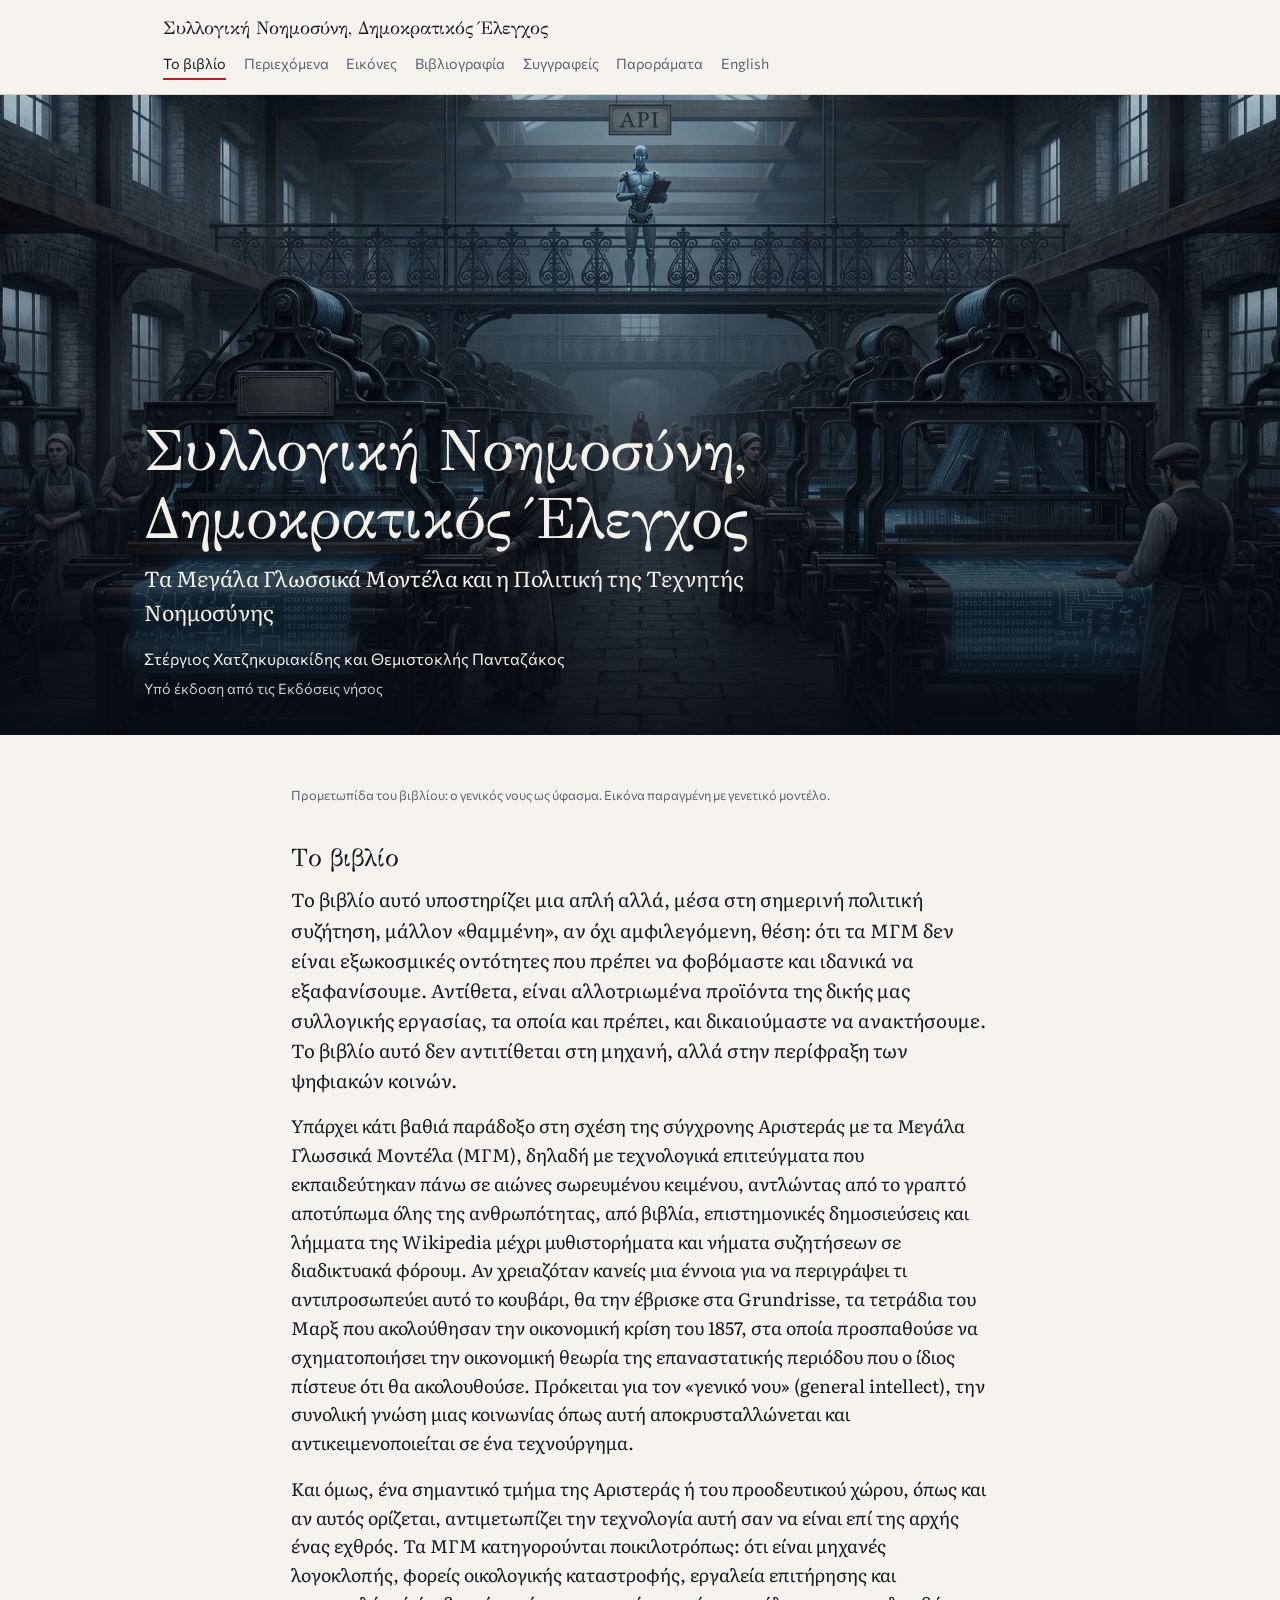
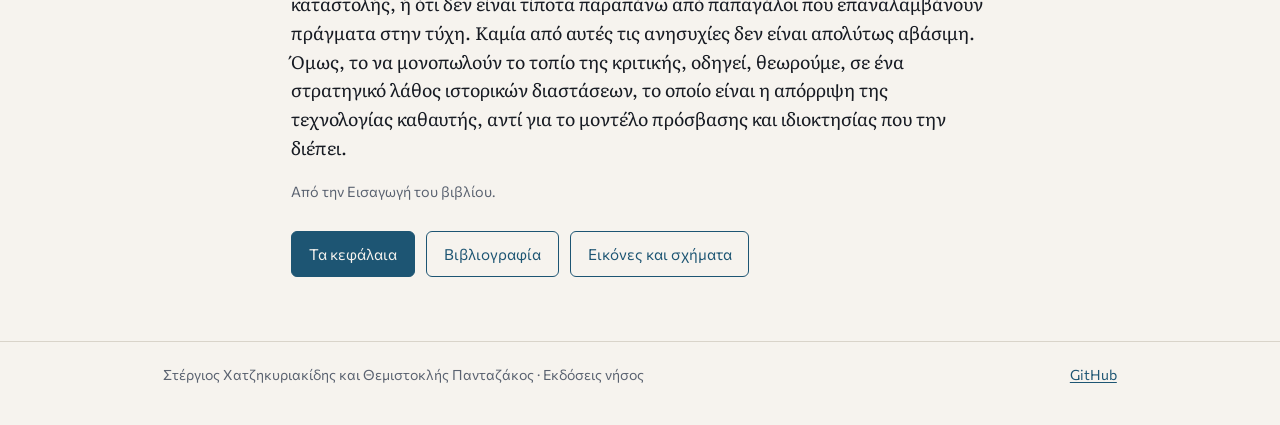
<file: index.html>
<!doctype html>
<html lang="el">
<head>
<meta charset="utf-8">
<meta name="viewport" content="width=device-width, initial-scale=1">
<title>Συλλογική Νοημοσύνη, Δημοκρατικός Έλεγχος</title>
<meta name="description" content="Ο ιστότοπος του βιβλίου «Συλλογική Νοημοσύνη, Δημοκρατικός Έλεγχος» των Στέργιου Χατζηκυριακίδη και Θεμιστοκλή Πανταζάκου. Υπό έκδοση από τις Εκδόσεις νήσος.">
<meta property="og:title" content="Συλλογική Νοημοσύνη, Δημοκρατικός Έλεγχος">
<meta property="og:description" content="Ο ιστότοπος του βιβλίου «Συλλογική Νοημοσύνη, Δημοκρατικός Έλεγχος» των Στέργιου Χατζηκυριακίδη και Θεμιστοκλή Πανταζάκου. Υπό έκδοση από τις Εκδόσεις νήσος.">
<meta property="og:image" content="https://stergioscha.github.io/Collective_Intelligence/assets/img/frontispiece.jpg">
<meta property="og:type" content="book">
<link rel="preconnect" href="https://fonts.googleapis.com"><link rel="preconnect" href="https://fonts.gstatic.com" crossorigin><link rel="stylesheet" href="https://fonts.googleapis.com/css2?family=Commissioner:wght@400;500;600&family=GFS+Didot&family=Literata:ital,opsz,wght@0,7..72,400;0,7..72,600;1,7..72,400&display=swap">
<link rel="stylesheet" href="assets/style.css">
</head>
<body>
<header class="site"><div class="wrap"><a class="brand" href="./" lang="el">Συλλογική Νοημοσύνη, Δημοκρατικός Έλεγχος</a><nav class="main" aria-label="Κύρια πλοήγηση"><a href="./" aria-current="page">Το βιβλίο</a><a href="contents/">Περιεχόμενα</a><a href="figures/">Εικόνες</a><a href="bibliography/">Βιβλιογραφία</a><a href="authors/">Συγγραφείς</a><a href="errata/">Παροράματα</a><a href="en/" lang="en">English</a></nav></div></header>
<div class="hero"><img src="assets/img/hero.jpg" width="2000" height="1091" alt="Εργοστάσιο υφαντουργίας με εργάτες στους αργαλειούς. Το ύφασμα που βγαίνει είναι φωτεινό μπλε, γεμάτο κείμενο και σύμβολα. Ψηλά σε μια γέφυρα στέκεται ένα ρομπότ κάτω από πινακίδα «API»."><div class="text"><div>
<h1>Συλλογική Νοημοσύνη, Δημοκρατικός Έλεγχος</h1>
<p class="sub">Τα Μεγάλα Γλωσσικά Μοντέλα και η Πολιτική της Τεχνητής Νοημοσύνης</p>
<p class="who">Στέργιος Χατζηκυριακίδης και Θεμιστοκλής Πανταζάκος</p>
<p class="pub">Υπό έκδοση από τις Εκδόσεις νήσος</p>
</div></div></div>
<main>
<div class="wrap">
<p class="credit">Προμετωπίδα του βιβλίου: ο γενικός νους ως ύφασμα. Εικόνα παραγμένη με γενετικό μοντέλο.</p>
<h2>Το βιβλίο</h2>
<p class="lead">Το βιβλίο αυτό υποστηρίζει μια απλή αλλά, μέσα στη σημερινή πολιτική συζήτηση, μάλλον «θαμμένη», αν όχι αμφιλεγόμενη, θέση: ότι τα ΜΓΜ δεν είναι εξωκοσμικές οντότητες που πρέπει να φοβόμαστε και ιδανικά να εξαφανίσουμε. Αντίθετα, είναι αλλοτριωμένα προϊόντα της δικής μας συλλογικής εργασίας, τα οποία και πρέπει, και δικαιούμαστε να ανακτήσουμε. Το βιβλίο αυτό δεν αντιτίθεται στη μηχανή, αλλά στην περίφραξη των ψηφιακών κοινών.</p>
<p>Υπάρχει κάτι βαθιά παράδοξο στη σχέση της σύγχρονης Αριστεράς με τα Μεγάλα Γλωσσικά Μοντέλα (ΜΓΜ), δηλαδή με τεχνολογικά επιτεύγματα που εκπαιδεύτηκαν πάνω σε αιώνες σωρευμένου κειμένου, αντλώντας από το γραπτό αποτύπωμα όλης της ανθρωπότητας, από βιβλία, επιστημονικές δημοσιεύσεις και λήμματα της Wikipedia μέχρι μυθιστορήματα και νήματα συζητήσεων σε διαδικτυακά φόρουμ. Αν χρειαζόταν κανείς μια έννοια για να περιγράψει τι αντιπροσωπεύει αυτό το κουβάρι, θα την έβρισκε στα Grundrisse, τα τετράδια του Μαρξ που ακολούθησαν την οικονομική κρίση του 1857, στα οποία προσπαθούσε να σχηματοποιήσει την οικονομική θεωρία της επαναστατικής περιόδου που ο ίδιος πίστευε ότι θα ακολουθούσε. Πρόκειται για τον «γενικό νου» (general intellect), την συνολική γνώση μιας κοινωνίας όπως αυτή αποκρυσταλλώνεται και αντικειμενοποιείται σε ένα τεχνούργημα.</p>
<p>Και όμως, ένα σημαντικό τμήμα της Αριστεράς ή του προοδευτικού χώρου, όπως και αν αυτός ορίζεται, αντιμετωπίζει την τεχνολογία αυτή σαν να είναι επί της αρχής ένας εχθρός. Τα ΜΓΜ κατηγορούνται ποικιλοτρόπως: ότι είναι μηχανές λογοκλοπής, φορείς οικολογικής καταστροφής, εργαλεία επιτήρησης και καταστολής, ή ότι δεν είναι τίποτα παραπάνω από παπαγάλοι που επαναλαμβάνουν πράγματα στην τύχη. Καμία από αυτές τις ανησυχίες δεν είναι απολύτως αβάσιμη. Όμως, το να μονοπωλούν το τοπίο της κριτικής, οδηγεί, θεωρούμε, σε ένα στρατηγικό λάθος ιστορικών διαστάσεων, το οποίο είναι η απόρριψη της τεχνολογίας καθαυτής, αντί για το μοντέλο πρόσβασης και ιδιοκτησίας που την διέπει.</p>
<p class="small">Από την Εισαγωγή του βιβλίου.</p>
<div class="actions"><a class="btn primary" href="contents/">Τα κεφάλαια</a><a class="btn" href="bibliography/">Βιβλιογραφία</a><a class="btn" href="figures/">Εικόνες και σχήματα</a></div>
</div>
</main>
<footer class="site"><div class="wrap"><span lang="el">Στέργιος Χατζηκυριακίδης και Θεμιστοκλής Πανταζάκος · Εκδόσεις νήσος</span><a href="https://github.com/StergiosCha/Collective_Intelligence">GitHub</a></div></footer>
</body>
</html>
</file>
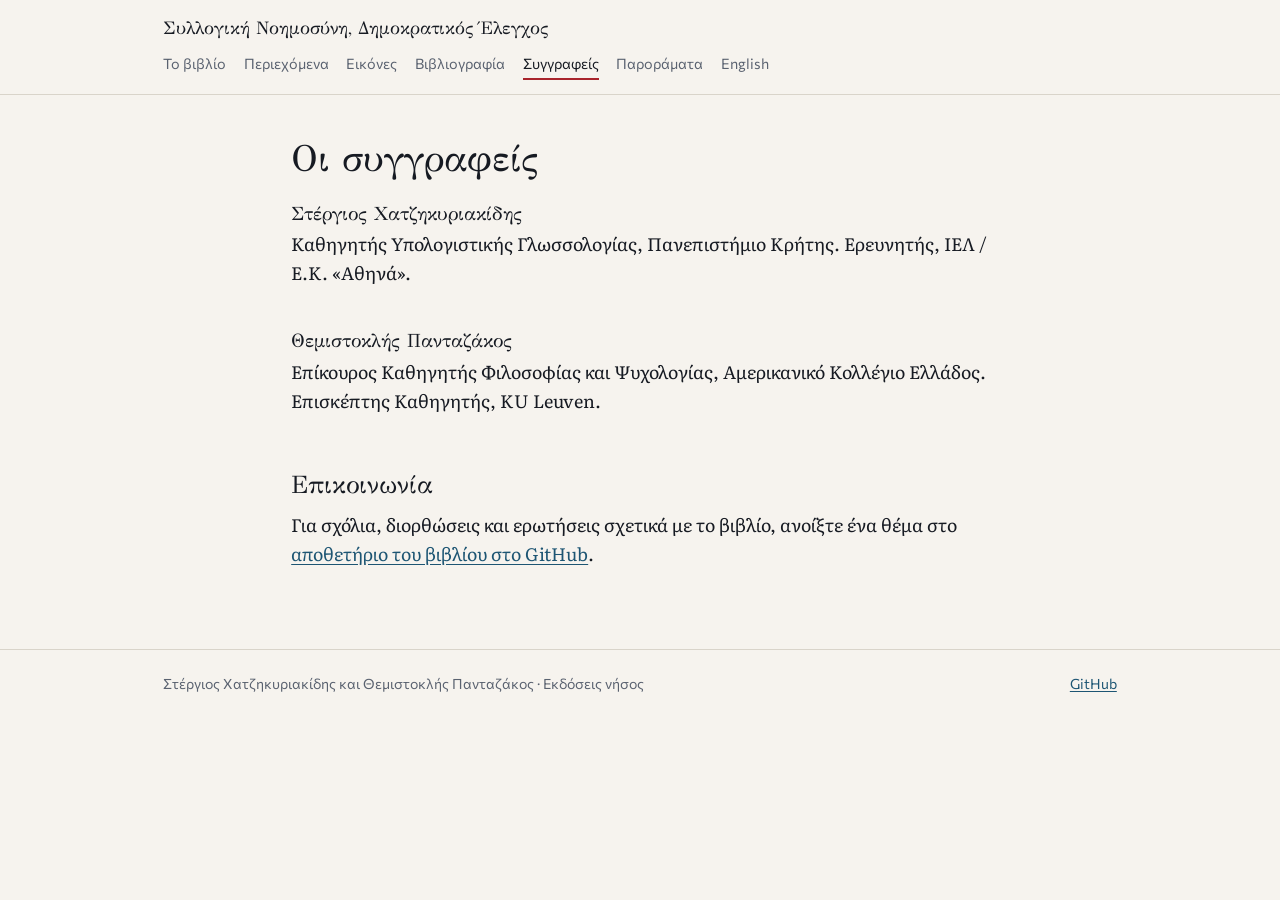
<file: authors/index.html>
<!doctype html>
<html lang="el">
<head>
<meta charset="utf-8">
<meta name="viewport" content="width=device-width, initial-scale=1">
<title>Συγγραφείς · Συλλογική Νοημοσύνη, Δημοκρατικός Έλεγχος</title>
<meta name="description" content="Οι συγγραφείς του βιβλίου «Συλλογική Νοημοσύνη, Δημοκρατικός Έλεγχος».">
<meta property="og:title" content="Συγγραφείς · Συλλογική Νοημοσύνη, Δημοκρατικός Έλεγχος">
<meta property="og:description" content="Οι συγγραφείς του βιβλίου «Συλλογική Νοημοσύνη, Δημοκρατικός Έλεγχος».">
<meta property="og:image" content="https://stergioscha.github.io/Collective_Intelligence/assets/img/frontispiece.jpg">
<meta property="og:type" content="book">
<link rel="preconnect" href="https://fonts.googleapis.com"><link rel="preconnect" href="https://fonts.gstatic.com" crossorigin><link rel="stylesheet" href="https://fonts.googleapis.com/css2?family=Commissioner:wght@400;500;600&family=GFS+Didot&family=Literata:ital,opsz,wght@0,7..72,400;0,7..72,600;1,7..72,400&display=swap">
<link rel="stylesheet" href="../assets/style.css">
</head>
<body>
<header class="site"><div class="wrap"><a class="brand" href="../" lang="el">Συλλογική Νοημοσύνη, Δημοκρατικός Έλεγχος</a><nav class="main" aria-label="Κύρια πλοήγηση"><a href="../">Το βιβλίο</a><a href="../contents/">Περιεχόμενα</a><a href="../figures/">Εικόνες</a><a href="../bibliography/">Βιβλιογραφία</a><a href="../authors/" aria-current="page">Συγγραφείς</a><a href="../errata/">Παροράματα</a><a href="../en/" lang="en">English</a></nav></div></header>

<main>
<div class="wrap">
<h1>Οι συγγραφείς</h1>
<div class="people"><div><h3>Στέργιος Χατζηκυριακίδης</h3><p>Καθηγητής Υπολογιστικής Γλωσσολογίας, Πανεπιστήμιο Κρήτης. Ερευνητής, ΙΕΛ / Ε.Κ. «Αθηνά».</p></div><div><h3>Θεμιστοκλής Πανταζάκος</h3><p>Επίκουρος Καθηγητής Φιλοσοφίας και Ψυχολογίας, Αμερικανικό Κολλέγιο Ελλάδος. Επισκέπτης Καθηγητής, KU Leuven.</p></div></div>
<h2>Επικοινωνία</h2>
<p>Για σχόλια, διορθώσεις και ερωτήσεις σχετικά με το βιβλίο, ανοίξτε ένα θέμα στο <a href="https://github.com/StergiosCha/Collective_Intelligence/issues">αποθετήριο του βιβλίου στο GitHub</a>.</p>
</div>
</main>
<footer class="site"><div class="wrap"><span lang="el">Στέργιος Χατζηκυριακίδης και Θεμιστοκλής Πανταζάκος · Εκδόσεις νήσος</span><a href="https://github.com/StergiosCha/Collective_Intelligence">GitHub</a></div></footer>
</body>
</html>
</file>
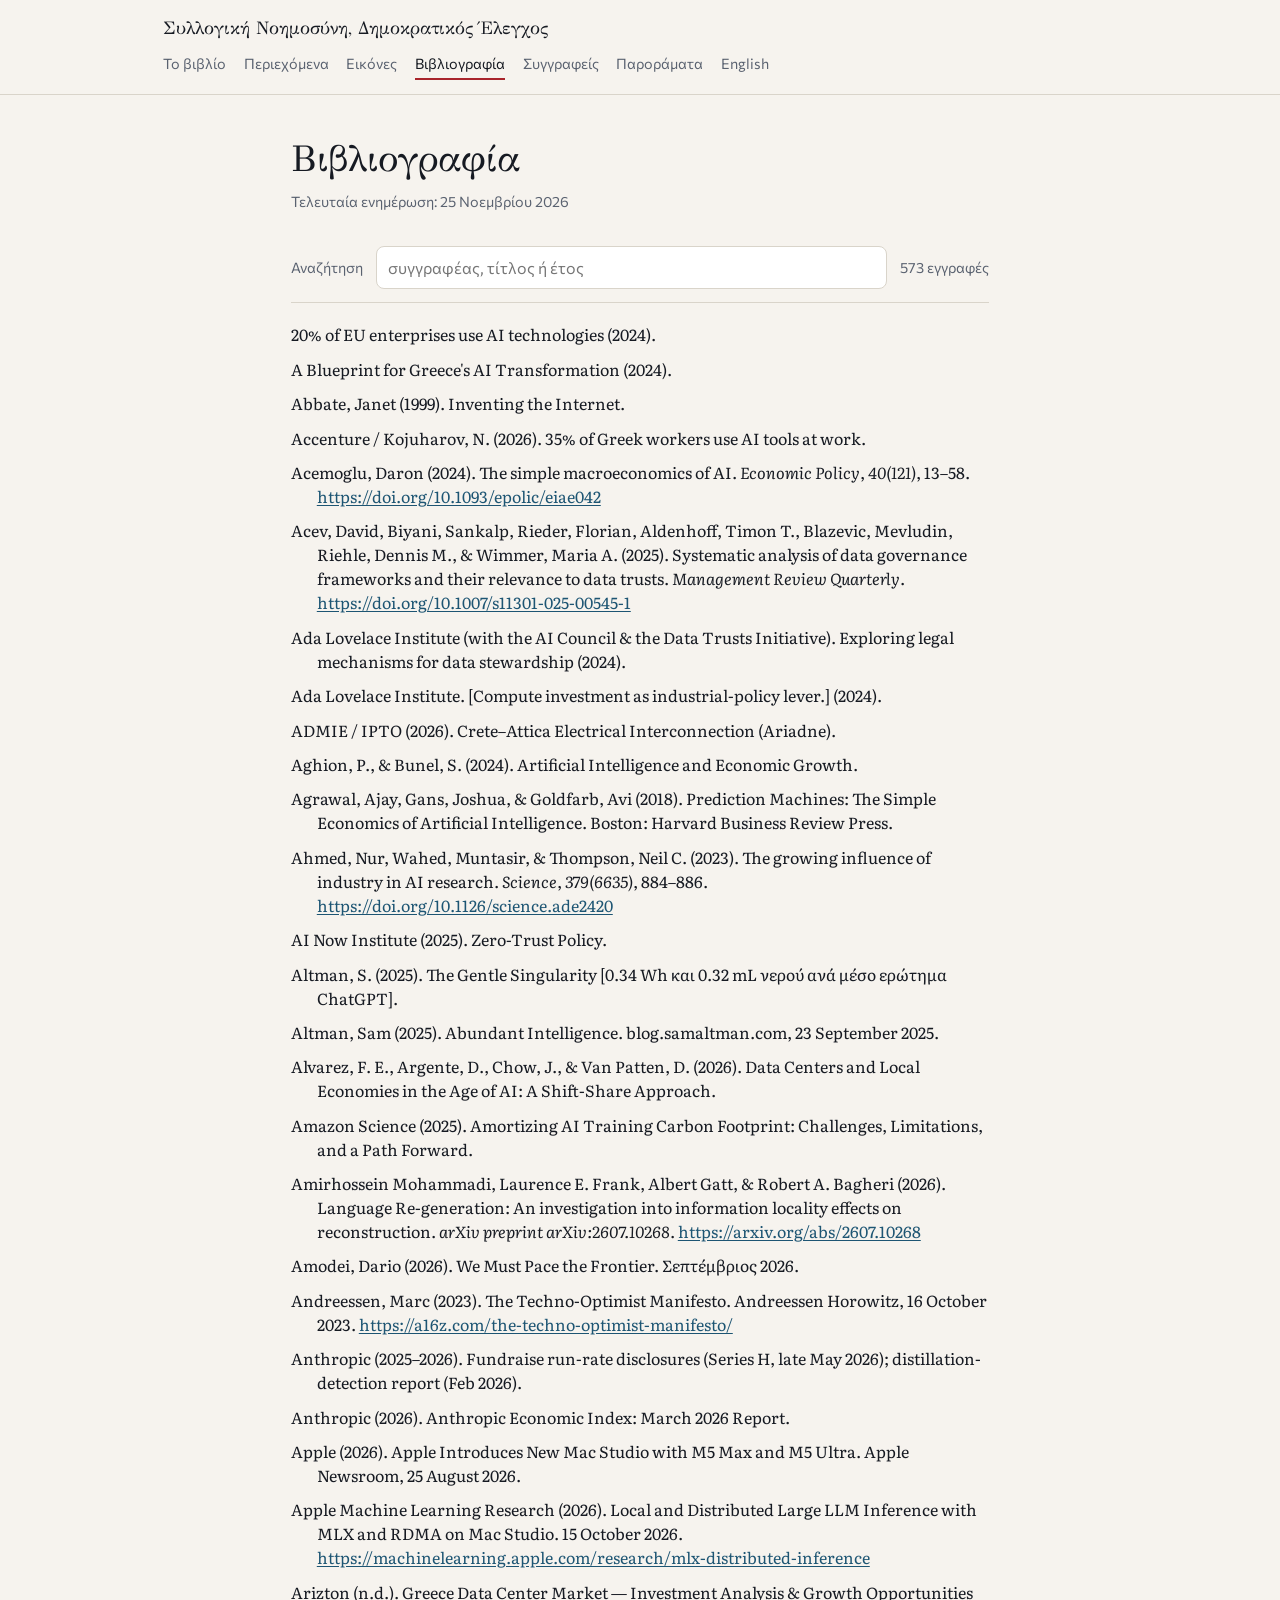
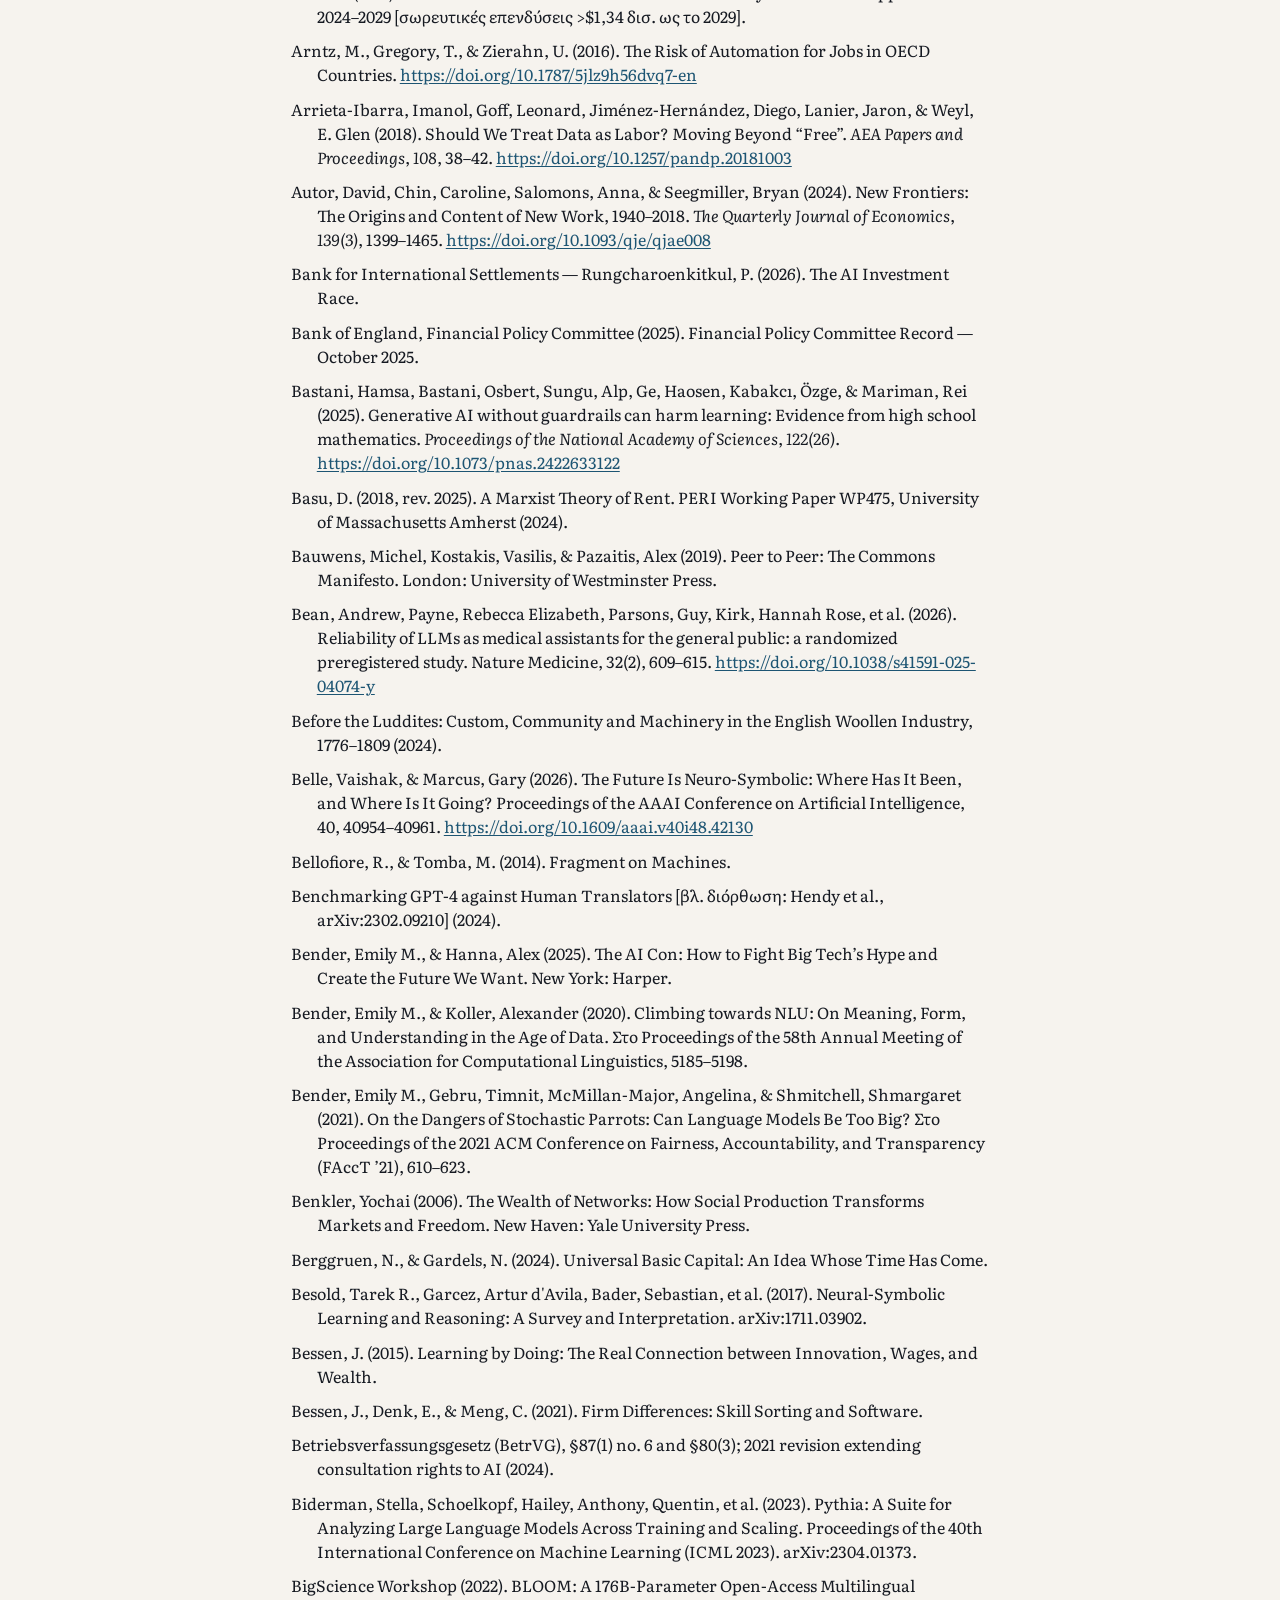
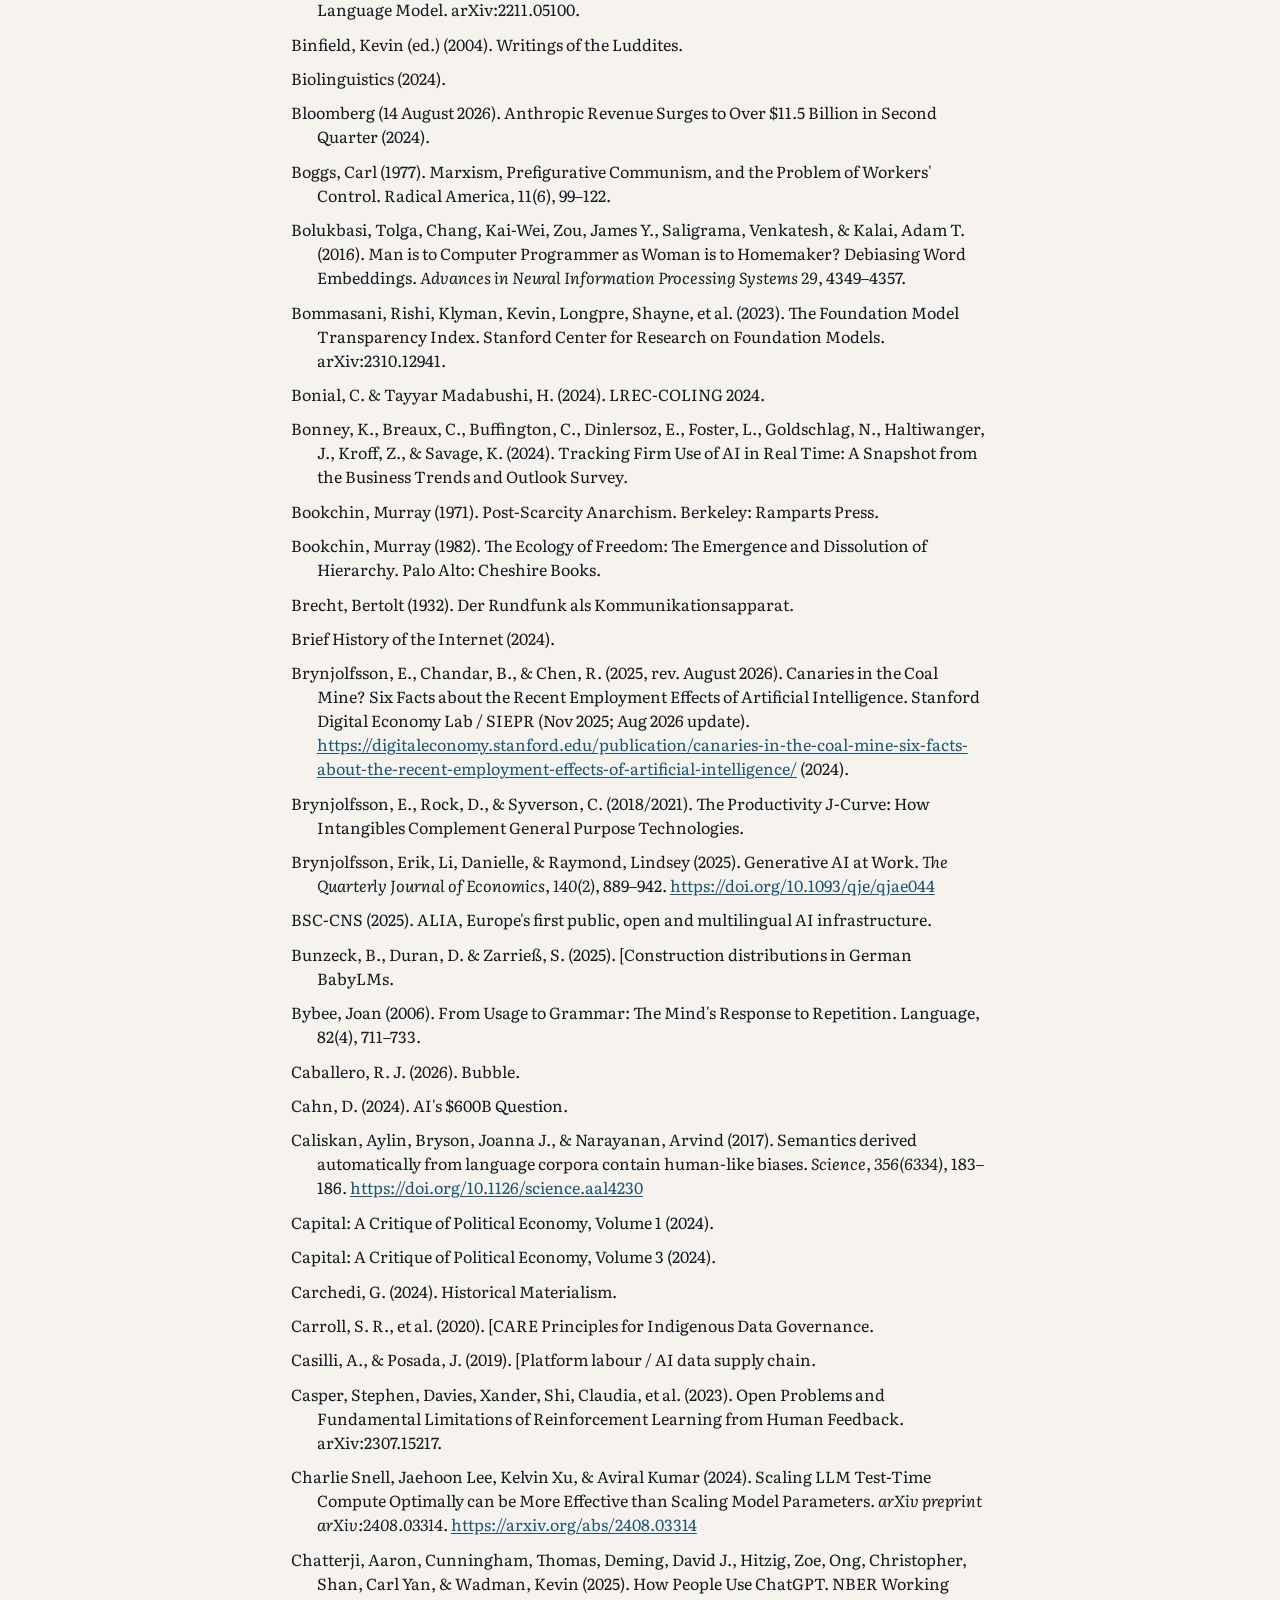
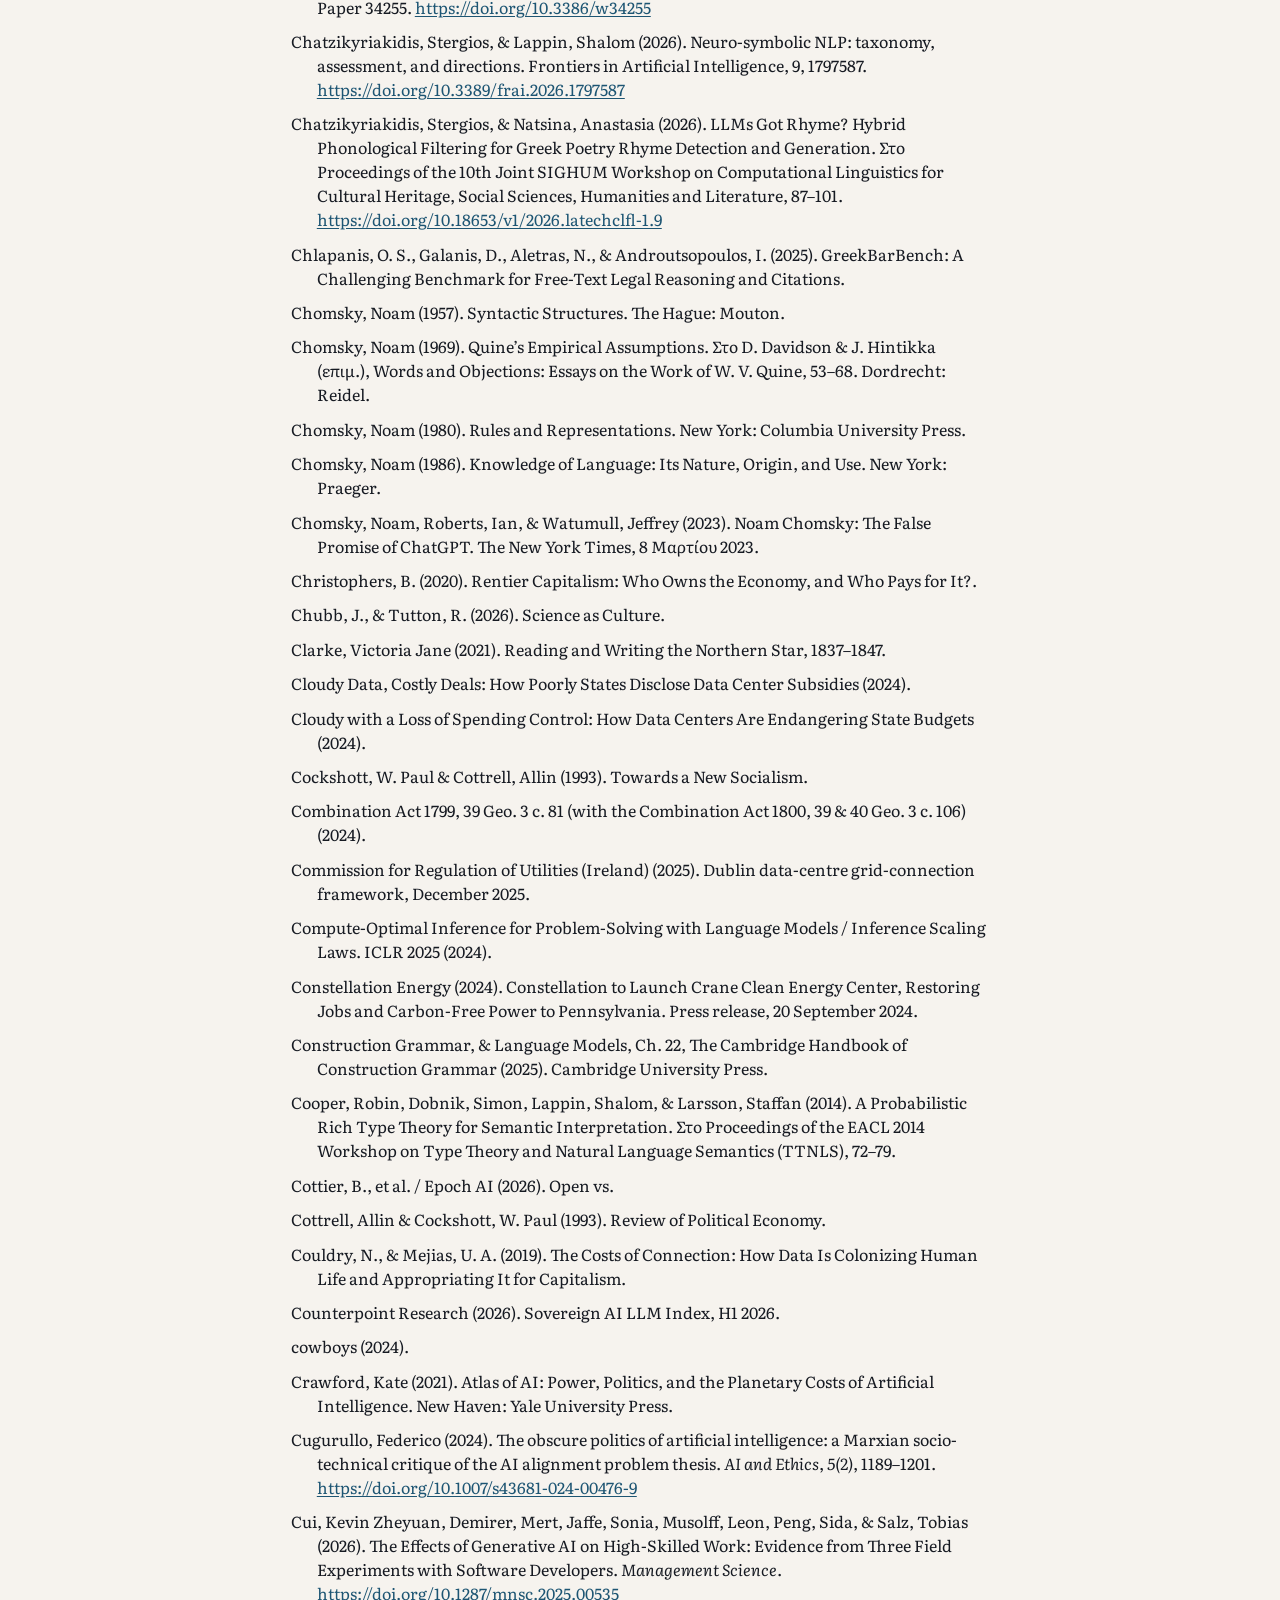
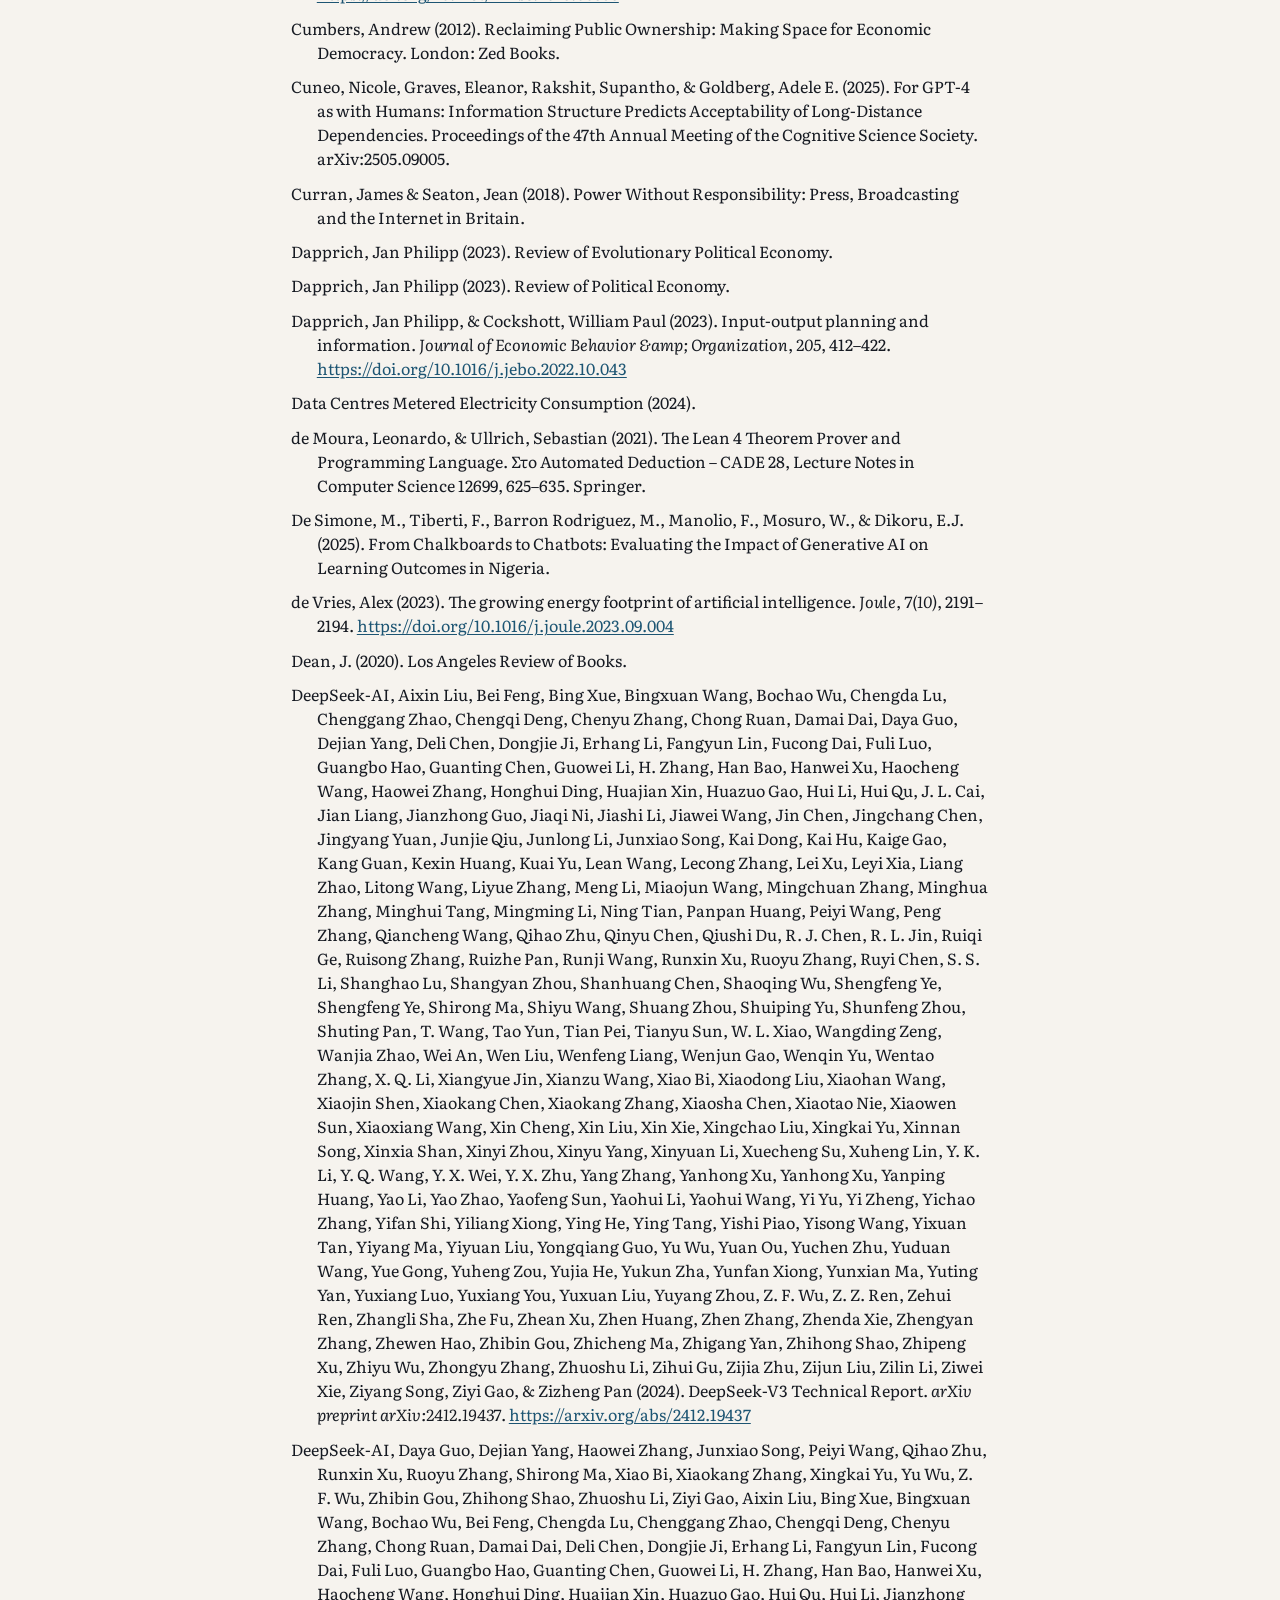
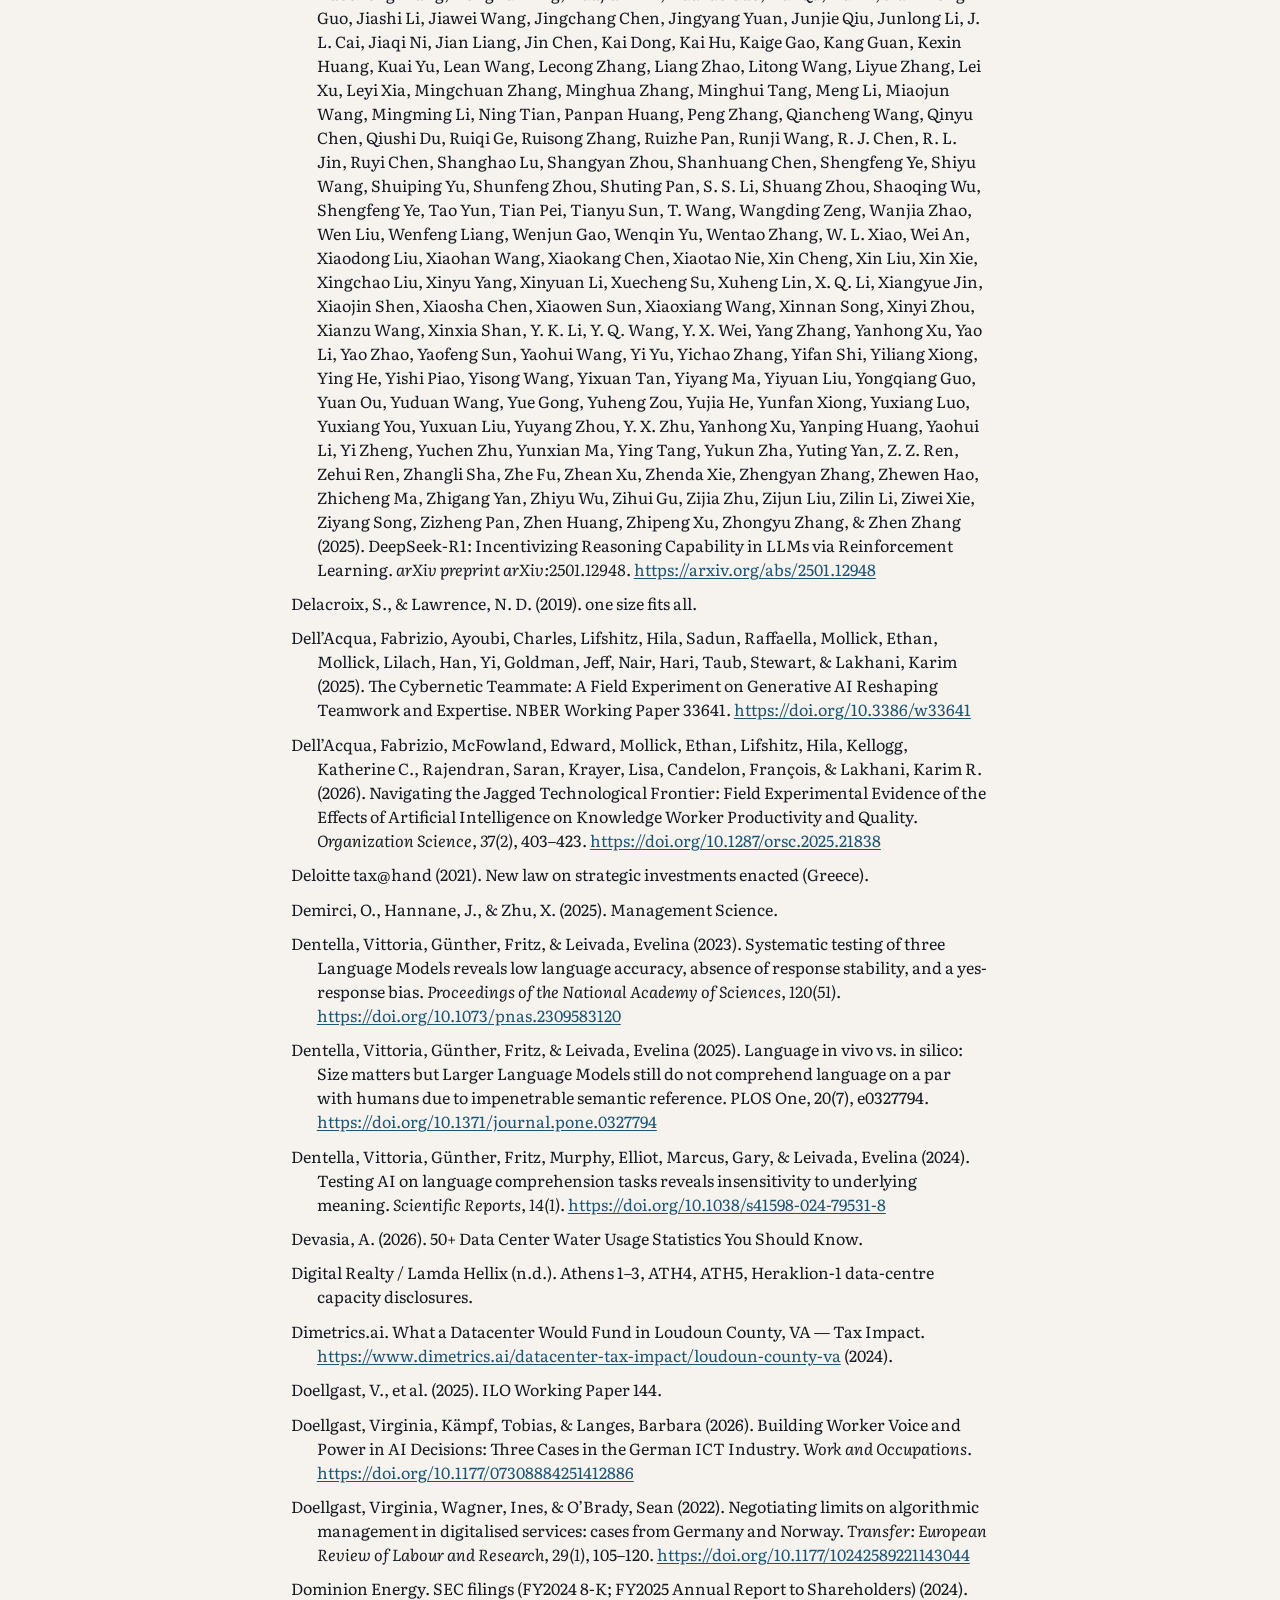
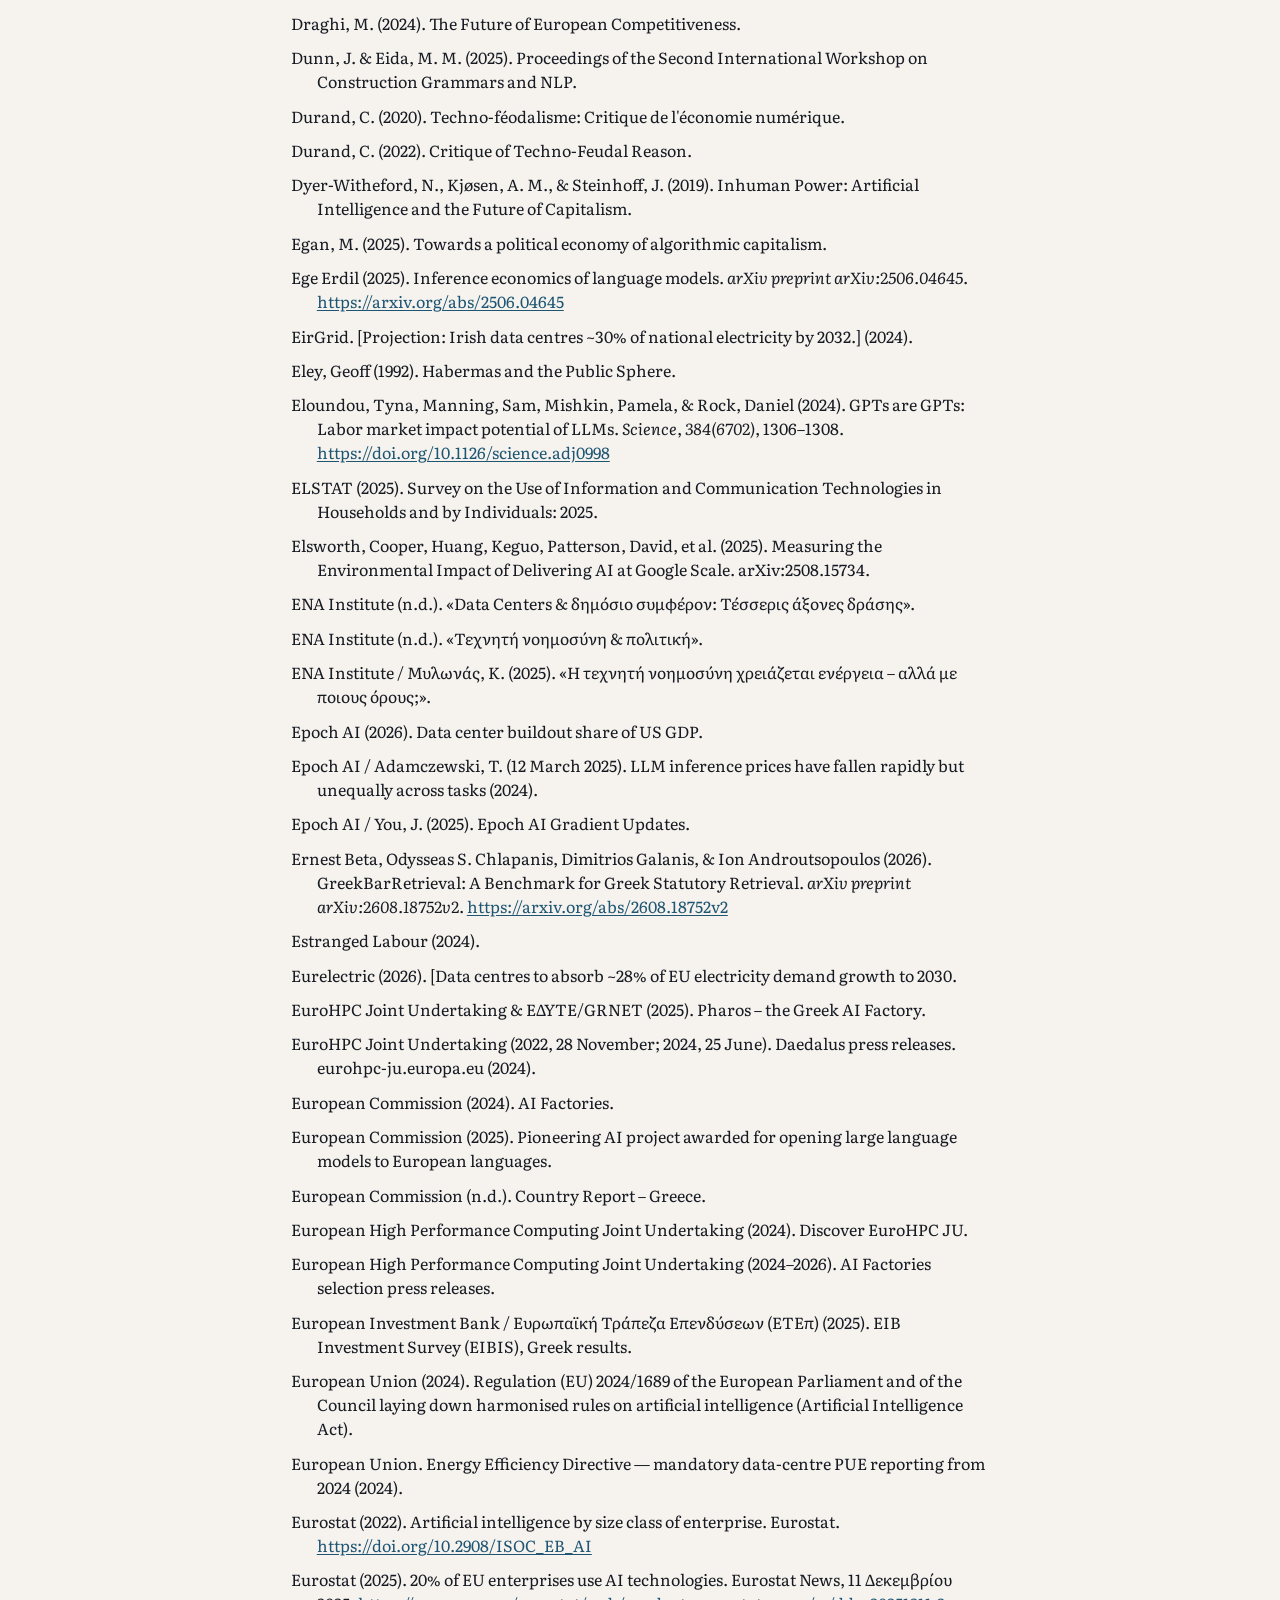
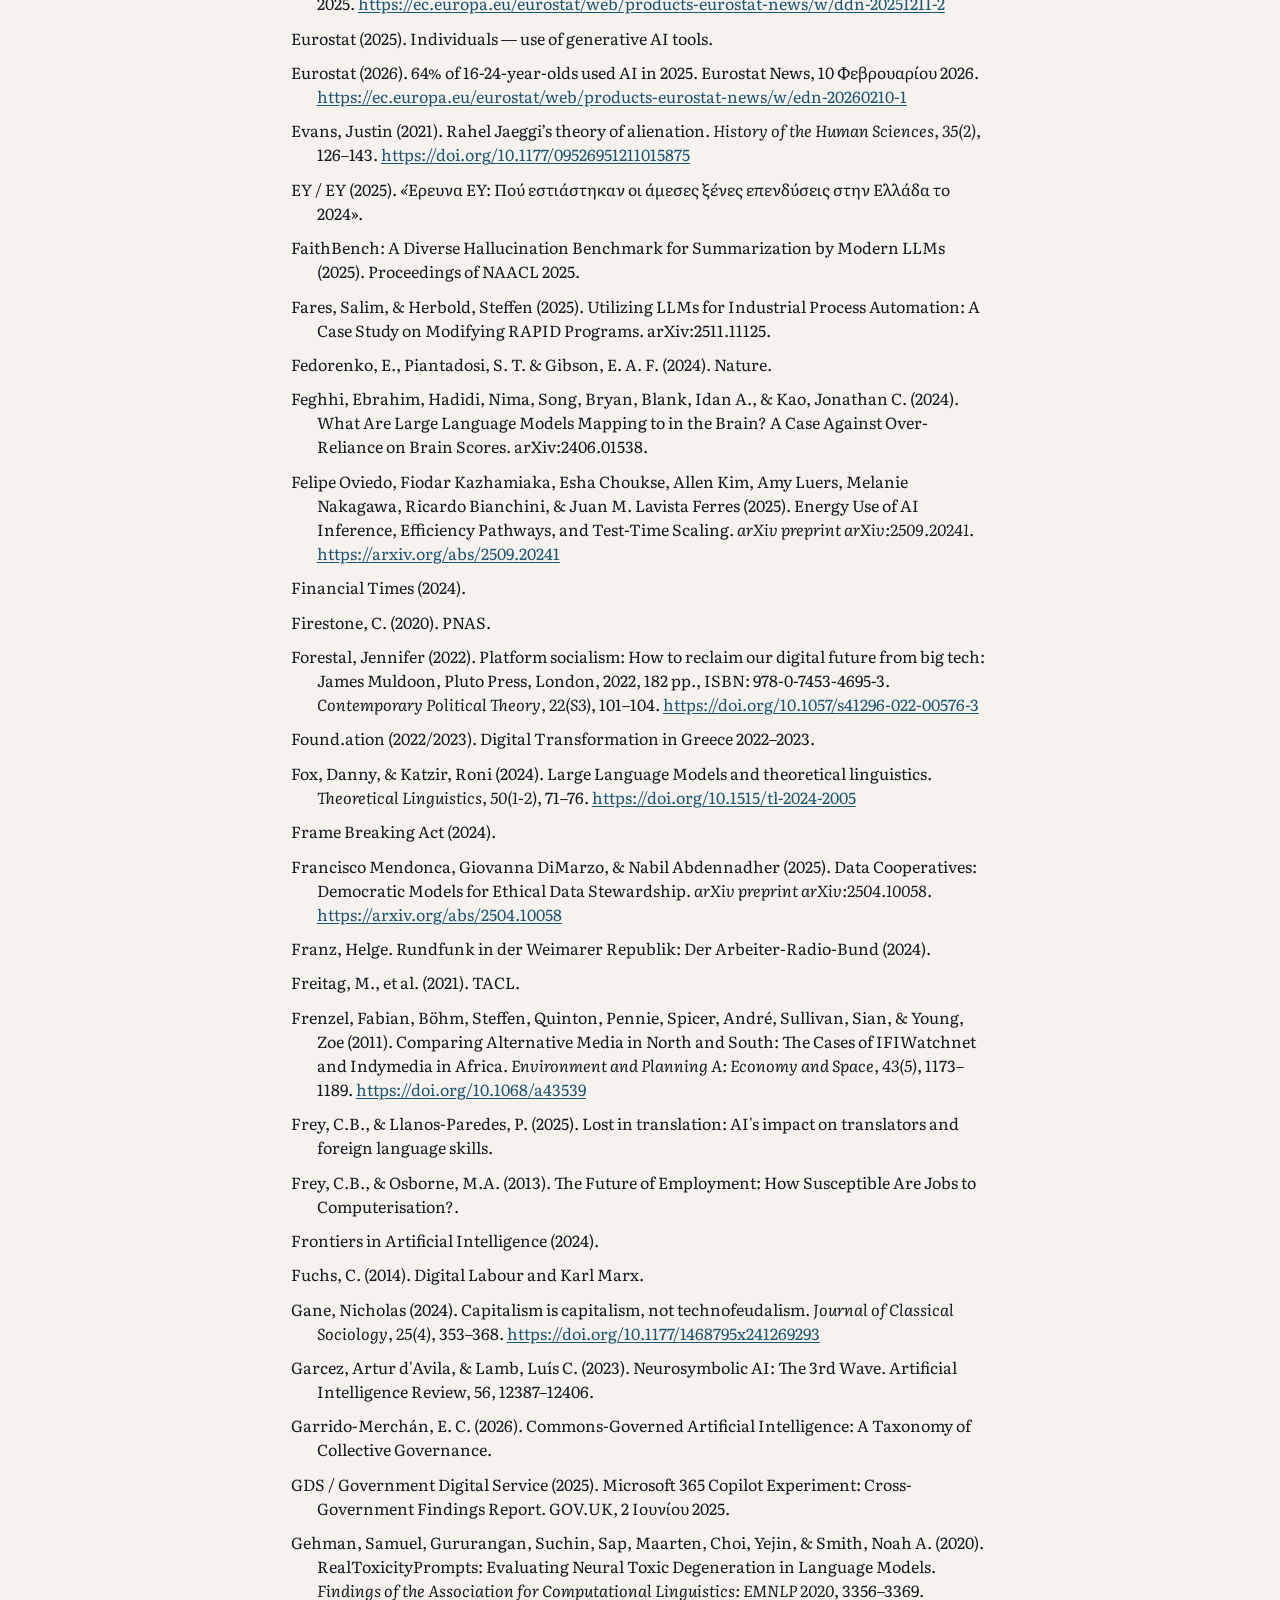
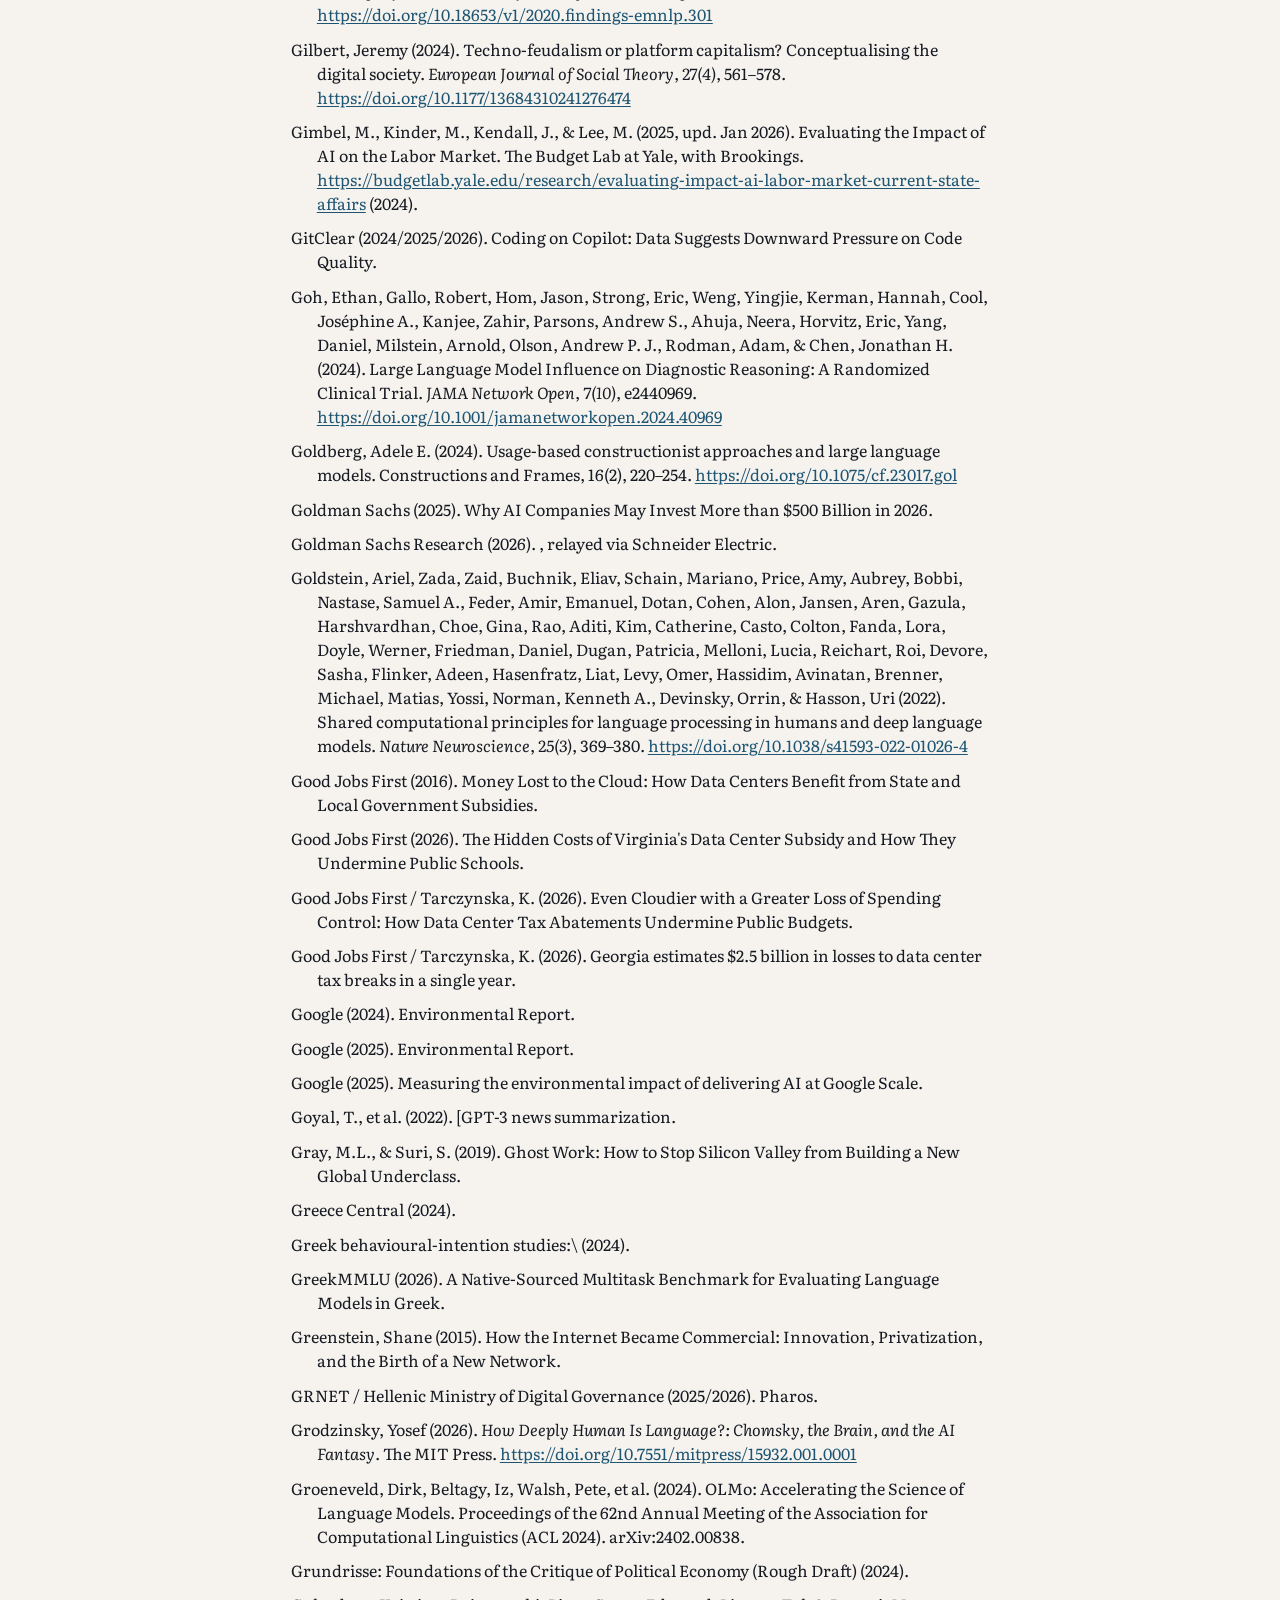
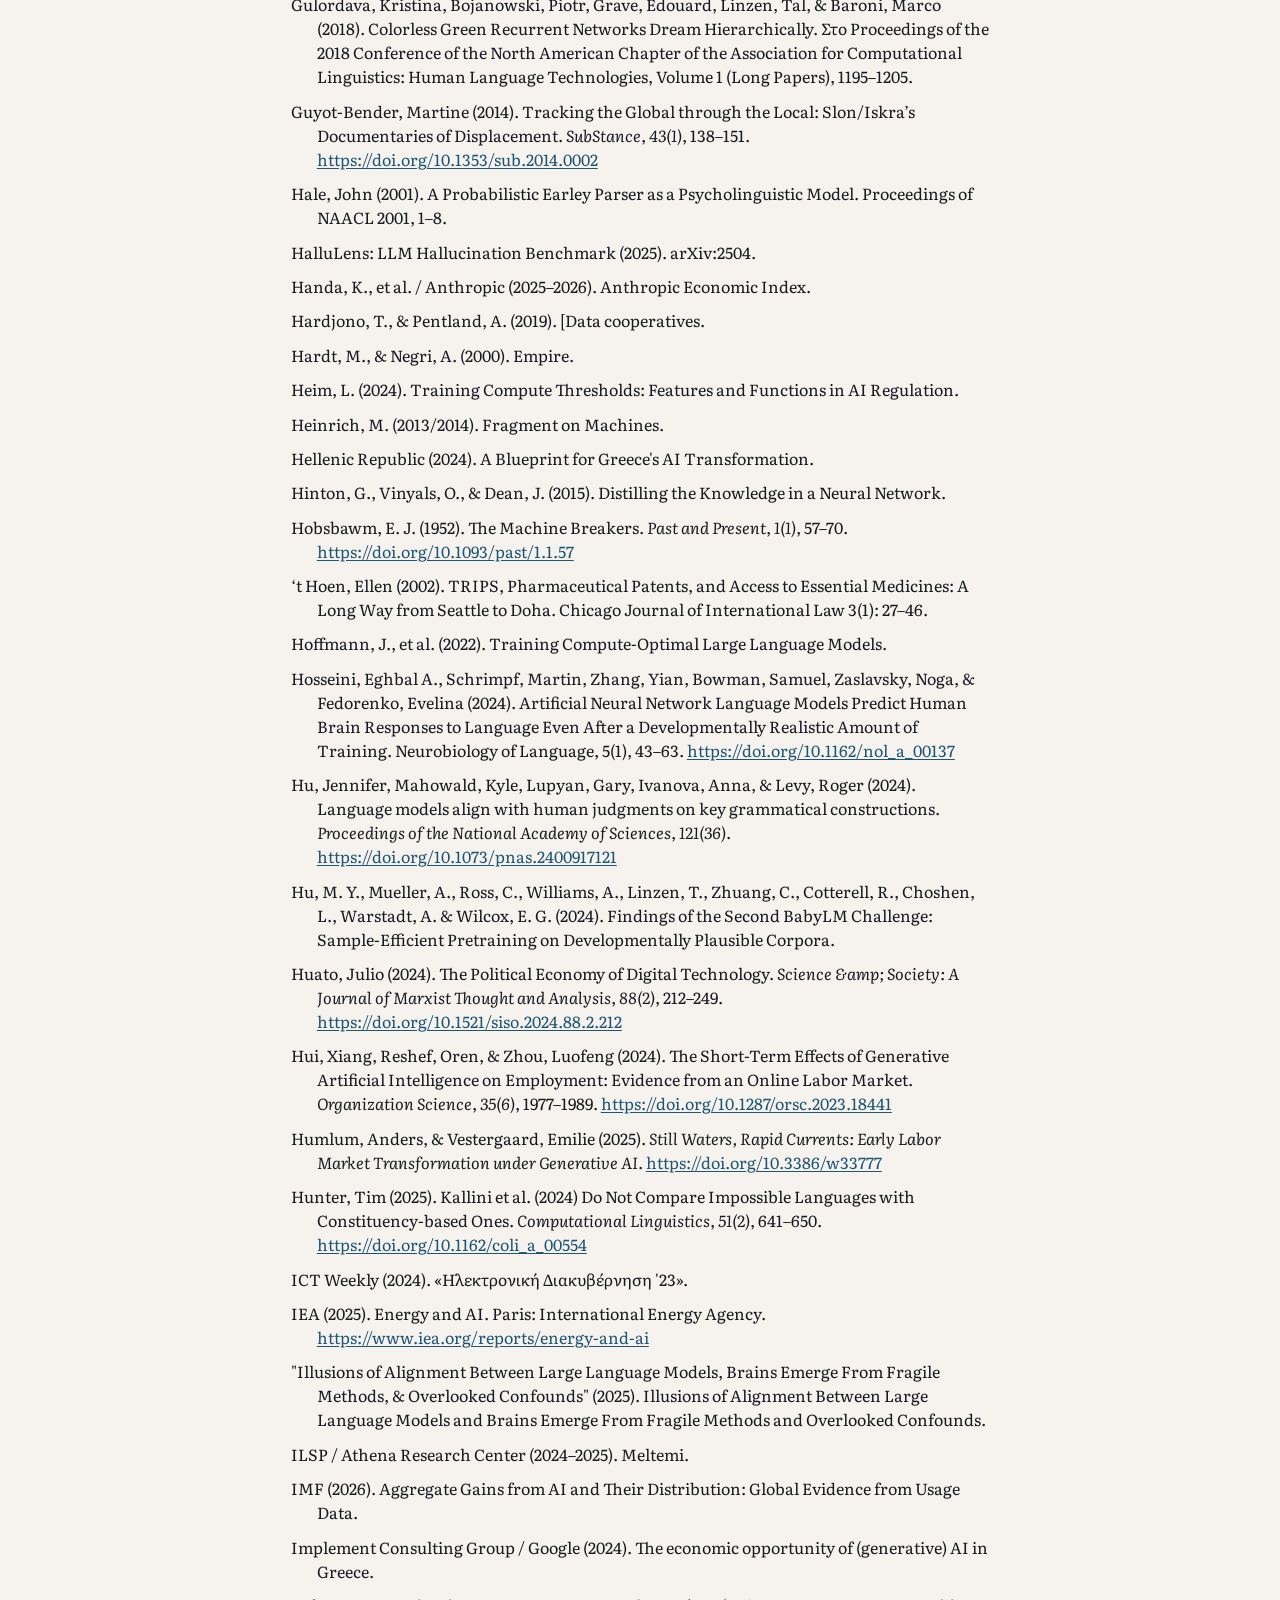
<file: bibliography/index.html>
<!doctype html>
<html lang="el">
<head>
<meta charset="utf-8">
<meta name="viewport" content="width=device-width, initial-scale=1">
<title>Βιβλιογραφία · Συλλογική Νοημοσύνη, Δημοκρατικός Έλεγχος</title>
<meta name="description" content="Η βιβλιογραφία του βιβλίου «Συλλογική Νοημοσύνη, Δημοκρατικός Έλεγχος», με αναζήτηση.">
<meta property="og:title" content="Βιβλιογραφία · Συλλογική Νοημοσύνη, Δημοκρατικός Έλεγχος">
<meta property="og:description" content="Η βιβλιογραφία του βιβλίου «Συλλογική Νοημοσύνη, Δημοκρατικός Έλεγχος», με αναζήτηση.">
<meta property="og:image" content="https://stergioscha.github.io/Collective_Intelligence/assets/img/frontispiece.jpg">
<meta property="og:type" content="book">
<link rel="preconnect" href="https://fonts.googleapis.com"><link rel="preconnect" href="https://fonts.gstatic.com" crossorigin><link rel="stylesheet" href="https://fonts.googleapis.com/css2?family=Commissioner:wght@400;500;600&family=GFS+Didot&family=Literata:ital,opsz,wght@0,7..72,400;0,7..72,600;1,7..72,400&display=swap">
<link rel="stylesheet" href="../assets/style.css">
</head>
<body>
<header class="site"><div class="wrap"><a class="brand" href="../" lang="el">Συλλογική Νοημοσύνη, Δημοκρατικός Έλεγχος</a><nav class="main" aria-label="Κύρια πλοήγηση"><a href="../">Το βιβλίο</a><a href="../contents/">Περιεχόμενα</a><a href="../figures/">Εικόνες</a><a href="../bibliography/" aria-current="page">Βιβλιογραφία</a><a href="../authors/">Συγγραφείς</a><a href="../errata/">Παροράματα</a><a href="../en/" lang="en">English</a></nav></div></header>

<main>
<div class="wrap">
<h1>Βιβλιογραφία</h1>
<p class="meta">Τελευταία ενημέρωση: 25 Νοεμβρίου 2026</p>
<div class="tools"><label for="q">Αναζήτηση</label><input type="search" id="q" placeholder="συγγραφέας, τίτλος ή έτος" autocomplete="off"><span id="count">573 εγγραφές</span></div>
<ol class="bib" id="list">
<li>20% of EU enterprises use AI technologies (2024). </li>
<li>A Blueprint for Greece's AI Transformation (2024). </li>
<li>Abbate, Janet (1999). Inventing the Internet. </li>
<li>Accenture / Kojuharov, N. (2026). 35% of Greek workers use AI tools at work. </li>
<li>Acemoglu, Daron (2024). The simple macroeconomics of AI. <i>Economic Policy</i>, <i>40(121)</i>, 13–58. <a href="https://doi.org/10.1093/epolic/eiae042">https://doi.org/10.1093/epolic/eiae042</a></li>
<li>Acev, David, Biyani, Sankalp, Rieder, Florian, Aldenhoff, Timon T., Blazevic, Mevludin, Riehle, Dennis M., &amp; Wimmer, Maria A. (2025). Systematic analysis of data governance frameworks and their relevance to data trusts. <i>Management Review Quarterly</i>. <a href="https://doi.org/10.1007/s11301-025-00545-1">https://doi.org/10.1007/s11301-025-00545-1</a></li>
<li>Ada Lovelace Institute (with the AI Council &amp; the Data Trusts Initiative). Exploring legal mechanisms for data stewardship (2024). </li>
<li>Ada Lovelace Institute. [Compute investment as industrial-policy lever.] (2024). </li>
<li>ADMIE / IPTO (2026). Crete–Attica Electrical Interconnection (Ariadne). </li>
<li>Aghion, P., &amp; Bunel, S. (2024). Artificial Intelligence and Economic Growth. </li>
<li>Agrawal, Ajay, Gans, Joshua, &amp; Goldfarb, Avi (2018). Prediction Machines: The Simple Economics of Artificial Intelligence. Boston: Harvard Business Review Press.</li>
<li>Ahmed, Nur, Wahed, Muntasir, &amp; Thompson, Neil C. (2023). The growing influence of industry in AI research. <i>Science</i>, <i>379(6635)</i>, 884–886. <a href="https://doi.org/10.1126/science.ade2420">https://doi.org/10.1126/science.ade2420</a></li>
<li>AI Now Institute (2025). Zero-Trust Policy. </li>
<li>Altman, S. (2025). The Gentle Singularity [0.34 Wh και 0.32 mL νερού ανά μέσο ερώτημα ChatGPT]. </li>
<li>Altman, Sam (2025). Abundant Intelligence. blog.samaltman.com, 23 September 2025.</li>
<li>Alvarez, F. E., Argente, D., Chow, J., &amp; Van Patten, D. (2026). Data Centers and Local Economies in the Age of AI: A Shift-Share Approach. </li>
<li>Amazon Science (2025). Amortizing AI Training Carbon Footprint: Challenges, Limitations, and a Path Forward. </li>
<li>Amirhossein Mohammadi, Laurence E. Frank, Albert Gatt, &amp; Robert A. Bagheri (2026). Language Re-generation: An investigation into information locality effects on reconstruction. <i>arXiv preprint arXiv:2607.10268</i>. <a href="https://arxiv.org/abs/2607.10268">https://arxiv.org/abs/2607.10268</a></li>
<li>Amodei, Dario (2026). We Must Pace the Frontier. Σεπτέμβριος 2026.</li>
<li>Andreessen, Marc (2023). The Techno-Optimist Manifesto. Andreessen Horowitz, 16 October 2023. <a href="https://a16z.com/the-techno-optimist-manifesto/">https://a16z.com/the-techno-optimist-manifesto/</a></li>
<li>Anthropic (2025–2026). Fundraise run-rate disclosures (Series H, late May 2026); distillation-detection report (Feb 2026). </li>
<li>Anthropic (2026). Anthropic Economic Index: March 2026 Report. </li>
<li>Apple (2026). Apple Introduces New Mac Studio with M5 Max and M5 Ultra. Apple Newsroom, 25 August 2026.</li>
<li>Apple Machine Learning Research (2026). Local and Distributed Large LLM Inference with MLX and RDMA on Mac Studio. 15 October 2026. <a href="https://machinelearning.apple.com/research/mlx-distributed-inference">https://machinelearning.apple.com/research/mlx-distributed-inference</a></li>
<li>Arizton (n.d.). Greece Data Center Market — Investment Analysis &amp; Growth Opportunities 2024–2029 [σωρευτικές επενδύσεις &gt;$1,34 δισ. ως το 2029]. </li>
<li>Arntz, M., Gregory, T., &amp; Zierahn, U. (2016). The Risk of Automation for Jobs in OECD Countries. <a href="https://doi.org/10.1787/5jlz9h56dvq7-en">https://doi.org/10.1787/5jlz9h56dvq7-en</a></li>
<li>Arrieta-Ibarra, Imanol, Goff, Leonard, Jiménez-Hernández, Diego, Lanier, Jaron, &amp; Weyl, E. Glen (2018). Should We Treat Data as Labor? Moving Beyond “Free”. <i>AEA Papers and Proceedings</i>, <i>108</i>, 38–42. <a href="https://doi.org/10.1257/pandp.20181003">https://doi.org/10.1257/pandp.20181003</a></li>
<li>Autor, David, Chin, Caroline, Salomons, Anna, &amp; Seegmiller, Bryan (2024). New Frontiers: The Origins and Content of New Work, 1940–2018. <i>The Quarterly Journal of Economics</i>, <i>139(3)</i>, 1399–1465. <a href="https://doi.org/10.1093/qje/qjae008">https://doi.org/10.1093/qje/qjae008</a></li>
<li>Bank for International Settlements — Rungcharoenkitkul, P. (2026). The AI Investment Race. </li>
<li>Bank of England, Financial Policy Committee (2025). Financial Policy Committee Record — October 2025. </li>
<li>Bastani, Hamsa, Bastani, Osbert, Sungu, Alp, Ge, Haosen, Kabakcı, Özge, &amp; Mariman, Rei (2025). Generative AI without guardrails can harm learning: Evidence from high school mathematics. <i>Proceedings of the National Academy of Sciences</i>, <i>122(26)</i>. <a href="https://doi.org/10.1073/pnas.2422633122">https://doi.org/10.1073/pnas.2422633122</a></li>
<li>Basu, D. (2018, rev. 2025). A Marxist Theory of Rent. PERI Working Paper WP475, University of Massachusetts Amherst (2024). </li>
<li>Bauwens, Michel, Kostakis, Vasilis, &amp; Pazaitis, Alex (2019). Peer to Peer: The Commons Manifesto. London: University of Westminster Press.</li>
<li>Bean, Andrew, Payne, Rebecca Elizabeth, Parsons, Guy, Kirk, Hannah Rose, et al. (2026). Reliability of LLMs as medical assistants for the general public: a randomized preregistered study. Nature Medicine, 32(2), 609–615. <a href="https://doi.org/10.1038/s41591-025-04074-y">https://doi.org/10.1038/s41591-025-04074-y</a></li>
<li>Before the Luddites: Custom, Community and Machinery in the English Woollen Industry, 1776–1809 (2024). </li>
<li>Belle, Vaishak, &amp; Marcus, Gary (2026). The Future Is Neuro-Symbolic: Where Has It Been, and Where Is It Going? Proceedings of the AAAI Conference on Artificial Intelligence, 40, 40954–40961. <a href="https://doi.org/10.1609/aaai.v40i48.42130">https://doi.org/10.1609/aaai.v40i48.42130</a></li>
<li>Bellofiore, R., &amp; Tomba, M. (2014). Fragment on Machines. </li>
<li>Benchmarking GPT-4 against Human Translators [βλ. διόρθωση: Hendy et al., arXiv:2302.09210] (2024). </li>
<li>Bender, Emily M., &amp; Hanna, Alex (2025). The AI Con: How to Fight Big Tech’s Hype and Create the Future We Want. New York: Harper.</li>
<li>Bender, Emily M., &amp; Koller, Alexander (2020). Climbing towards NLU: On Meaning, Form, and Understanding in the Age of Data. Στο Proceedings of the 58th Annual Meeting of the Association for Computational Linguistics, 5185–5198.</li>
<li>Bender, Emily M., Gebru, Timnit, McMillan-Major, Angelina, &amp; Shmitchell, Shmargaret (2021). On the Dangers of Stochastic Parrots: Can Language Models Be Too Big? Στο Proceedings of the 2021 ACM Conference on Fairness, Accountability, and Transparency (FAccT ’21), 610–623.</li>
<li>Benkler, Yochai (2006). The Wealth of Networks: How Social Production Transforms Markets and Freedom. New Haven: Yale University Press.</li>
<li>Berggruen, N., &amp; Gardels, N. (2024). Universal Basic Capital: An Idea Whose Time Has Come. </li>
<li>Besold, Tarek R., Garcez, Artur d'Avila, Bader, Sebastian, et al. (2017). Neural-Symbolic Learning and Reasoning: A Survey and Interpretation. arXiv:1711.03902.</li>
<li>Bessen, J. (2015). Learning by Doing: The Real Connection between Innovation, Wages, and Wealth. </li>
<li>Bessen, J., Denk, E., &amp; Meng, C. (2021). Firm Differences: Skill Sorting and Software. </li>
<li>Betriebsverfassungsgesetz (BetrVG), §87(1) no. 6 and §80(3); 2021 revision extending consultation rights to AI (2024). </li>
<li>Biderman, Stella, Schoelkopf, Hailey, Anthony, Quentin, et al. (2023). Pythia: A Suite for Analyzing Large Language Models Across Training and Scaling. Proceedings of the 40th International Conference on Machine Learning (ICML 2023). arXiv:2304.01373.</li>
<li>BigScience Workshop (2022). BLOOM: A 176B-Parameter Open-Access Multilingual Language Model. arXiv:2211.05100.</li>
<li>Binfield, Kevin (ed.) (2004). Writings of the Luddites. </li>
<li>Biolinguistics (2024). </li>
<li>Bloomberg (14 August 2026). Anthropic Revenue Surges to Over $11.5 Billion in Second Quarter (2024). </li>
<li>Boggs, Carl (1977). Marxism, Prefigurative Communism, and the Problem of Workers' Control. Radical America, 11(6), 99–122.</li>
<li>Bolukbasi, Tolga, Chang, Kai-Wei, Zou, James Y., Saligrama, Venkatesh, &amp; Kalai, Adam T. (2016). Man is to Computer Programmer as Woman is to Homemaker? Debiasing Word Embeddings. <i>Advances in Neural Information Processing Systems 29</i>, 4349–4357.</li>
<li>Bommasani, Rishi, Klyman, Kevin, Longpre, Shayne, et al. (2023). The Foundation Model Transparency Index. Stanford Center for Research on Foundation Models. arXiv:2310.12941.</li>
<li>Bonial, C. &amp; Tayyar Madabushi, H. (2024). LREC-COLING 2024. </li>
<li>Bonney, K., Breaux, C., Buffington, C., Dinlersoz, E., Foster, L., Goldschlag, N., Haltiwanger, J., Kroff, Z., &amp; Savage, K. (2024). Tracking Firm Use of AI in Real Time: A Snapshot from the Business Trends and Outlook Survey. </li>
<li>Bookchin, Murray (1971). Post-Scarcity Anarchism. Berkeley: Ramparts Press.</li>
<li>Bookchin, Murray (1982). The Ecology of Freedom: The Emergence and Dissolution of Hierarchy. Palo Alto: Cheshire Books.</li>
<li>Brecht, Bertolt (1932). Der Rundfunk als Kommunikationsapparat. </li>
<li>Brief History of the Internet (2024). </li>
<li>Brynjolfsson, E., Chandar, B., &amp; Chen, R. (2025, rev. August 2026). Canaries in the Coal Mine? Six Facts about the Recent Employment Effects of Artificial Intelligence. Stanford Digital Economy Lab / SIEPR (Nov 2025; Aug 2026 update). <a href="https://digitaleconomy.stanford.edu/publication/canaries-in-the-coal-mine-six-facts-about-the-recent-employment-effects-of-artificial-intelligence/">https://digitaleconomy.stanford.edu/publication/canaries-in-the-coal-mine-six-facts-about-the-recent-employment-effects-of-artificial-intelligence/</a> (2024). </li>
<li>Brynjolfsson, E., Rock, D., &amp; Syverson, C. (2018/2021). The Productivity J-Curve: How Intangibles Complement General Purpose Technologies. </li>
<li>Brynjolfsson, Erik, Li, Danielle, &amp; Raymond, Lindsey (2025). Generative AI at Work. <i>The Quarterly Journal of Economics</i>, <i>140(2)</i>, 889–942. <a href="https://doi.org/10.1093/qje/qjae044">https://doi.org/10.1093/qje/qjae044</a></li>
<li>BSC-CNS (2025). ALIA, Europe's first public, open and multilingual AI infrastructure. </li>
<li>Bunzeck, B., Duran, D. &amp; Zarrieß, S. (2025). [Construction distributions in German BabyLMs. </li>
<li>Bybee, Joan (2006). From Usage to Grammar: The Mind's Response to Repetition. Language, 82(4), 711–733.</li>
<li>Caballero, R. J. (2026). Bubble. </li>
<li>Cahn, D. (2024). AI's $600B Question. </li>
<li>Caliskan, Aylin, Bryson, Joanna J., &amp; Narayanan, Arvind (2017). Semantics derived automatically from language corpora contain human-like biases. <i>Science</i>, <i>356(6334)</i>, 183–186. <a href="https://doi.org/10.1126/science.aal4230">https://doi.org/10.1126/science.aal4230</a></li>
<li>Capital: A Critique of Political Economy, Volume 1 (2024). </li>
<li>Capital: A Critique of Political Economy, Volume 3 (2024). </li>
<li>Carchedi, G. (2024). Historical Materialism. </li>
<li>Carroll, S. R., et al. (2020). [CARE Principles for Indigenous Data Governance. </li>
<li>Casilli, A., &amp; Posada, J. (2019). [Platform labour / AI data supply chain. </li>
<li>Casper, Stephen, Davies, Xander, Shi, Claudia, et al. (2023). Open Problems and Fundamental Limitations of Reinforcement Learning from Human Feedback. arXiv:2307.15217.</li>
<li>Charlie Snell, Jaehoon Lee, Kelvin Xu, &amp; Aviral Kumar (2024). Scaling LLM Test-Time Compute Optimally can be More Effective than Scaling Model Parameters. <i>arXiv preprint arXiv:2408.03314</i>. <a href="https://arxiv.org/abs/2408.03314">https://arxiv.org/abs/2408.03314</a></li>
<li>Chatterji, Aaron, Cunningham, Thomas, Deming, David J., Hitzig, Zoe, Ong, Christopher, Shan, Carl Yan, &amp; Wadman, Kevin (2025). How People Use ChatGPT. NBER Working Paper 34255. <a href="https://doi.org/10.3386/w34255">https://doi.org/10.3386/w34255</a></li>
<li>Chatzikyriakidis, Stergios, &amp; Lappin, Shalom (2026). Neuro-symbolic NLP: taxonomy, assessment, and directions. Frontiers in Artificial Intelligence, 9, 1797587. <a href="https://doi.org/10.3389/frai.2026.1797587">https://doi.org/10.3389/frai.2026.1797587</a></li>
<li>Chatzikyriakidis, Stergios, &amp; Natsina, Anastasia (2026). LLMs Got Rhyme? Hybrid Phonological Filtering for Greek Poetry Rhyme Detection and Generation. Στο Proceedings of the 10th Joint SIGHUM Workshop on Computational Linguistics for Cultural Heritage, Social Sciences, Humanities and Literature, 87–101. <a href="https://doi.org/10.18653/v1/2026.latechclfl-1.9">https://doi.org/10.18653/v1/2026.latechclfl-1.9</a></li>
<li>Chlapanis, O. S., Galanis, D., Aletras, N., &amp; Androutsopoulos, I. (2025). GreekBarBench: A Challenging Benchmark for Free-Text Legal Reasoning and Citations. </li>
<li>Chomsky, Noam (1957). Syntactic Structures. The Hague: Mouton.</li>
<li>Chomsky, Noam (1969). Quine’s Empirical Assumptions. Στο D. Davidson &amp; J. Hintikka (επιμ.), Words and Objections: Essays on the Work of W. V. Quine, 53–68. Dordrecht: Reidel.</li>
<li>Chomsky, Noam (1980). Rules and Representations. New York: Columbia University Press.</li>
<li>Chomsky, Noam (1986). Knowledge of Language: Its Nature, Origin, and Use. New York: Praeger.</li>
<li>Chomsky, Noam, Roberts, Ian, &amp; Watumull, Jeffrey (2023). Noam Chomsky: The False Promise of ChatGPT. The New York Times, 8 Μαρτίου 2023.</li>
<li>Christophers, B. (2020). Rentier Capitalism: Who Owns the Economy, and Who Pays for It?. </li>
<li>Chubb, J., &amp; Tutton, R. (2026). Science as Culture. </li>
<li>Clarke, Victoria Jane (2021). Reading and Writing the Northern Star, 1837–1847. </li>
<li>Cloudy Data, Costly Deals: How Poorly States Disclose Data Center Subsidies (2024). </li>
<li>Cloudy with a Loss of Spending Control: How Data Centers Are Endangering State Budgets (2024). </li>
<li>Cockshott, W. Paul &amp; Cottrell, Allin (1993). Towards a New Socialism. </li>
<li>Combination Act 1799, 39 Geo. 3 c. 81 (with the Combination Act 1800, 39 &amp; 40 Geo. 3 c. 106) (2024). </li>
<li>Commission for Regulation of Utilities (Ireland) (2025). Dublin data-centre grid-connection framework, December 2025. </li>
<li>Compute-Optimal Inference for Problem-Solving with Language Models / Inference Scaling Laws. ICLR 2025 (2024). </li>
<li>Constellation Energy (2024). Constellation to Launch Crane Clean Energy Center, Restoring Jobs and Carbon-Free Power to Pennsylvania. Press release, 20 September 2024.</li>
<li>Construction Grammar, &amp; Language Models, Ch. 22, The Cambridge Handbook of Construction Grammar (2025). Cambridge University Press. </li>
<li>Cooper, Robin, Dobnik, Simon, Lappin, Shalom, &amp; Larsson, Staffan (2014). A Probabilistic Rich Type Theory for Semantic Interpretation. Στο Proceedings of the EACL 2014 Workshop on Type Theory and Natural Language Semantics (TTNLS), 72–79.</li>
<li>Cottier, B., et al. / Epoch AI (2026). Open vs. </li>
<li>Cottrell, Allin &amp; Cockshott, W. Paul (1993). Review of Political Economy. </li>
<li>Couldry, N., &amp; Mejias, U. A. (2019). The Costs of Connection: How Data Is Colonizing Human Life and Appropriating It for Capitalism. </li>
<li>Counterpoint Research (2026). Sovereign AI LLM Index, H1 2026. </li>
<li>cowboys (2024). </li>
<li>Crawford, Kate (2021). Atlas of AI: Power, Politics, and the Planetary Costs of Artificial Intelligence. New Haven: Yale University Press.</li>
<li>Cugurullo, Federico (2024). The obscure politics of artificial intelligence: a Marxian socio-technical critique of the AI alignment problem thesis. <i>AI and Ethics</i>, <i>5(2)</i>, 1189–1201. <a href="https://doi.org/10.1007/s43681-024-00476-9">https://doi.org/10.1007/s43681-024-00476-9</a></li>
<li>Cui, Kevin Zheyuan, Demirer, Mert, Jaffe, Sonia, Musolff, Leon, Peng, Sida, &amp; Salz, Tobias (2026). The Effects of Generative AI on High-Skilled Work: Evidence from Three Field Experiments with Software Developers. <i>Management Science</i>. <a href="https://doi.org/10.1287/mnsc.2025.00535">https://doi.org/10.1287/mnsc.2025.00535</a></li>
<li>Cumbers, Andrew (2012). Reclaiming Public Ownership: Making Space for Economic Democracy. London: Zed Books.</li>
<li>Cuneo, Nicole, Graves, Eleanor, Rakshit, Supantho, &amp; Goldberg, Adele E. (2025). For GPT-4 as with Humans: Information Structure Predicts Acceptability of Long-Distance Dependencies. Proceedings of the 47th Annual Meeting of the Cognitive Science Society. arXiv:2505.09005.</li>
<li>Curran, James &amp; Seaton, Jean (2018). Power Without Responsibility: Press, Broadcasting and the Internet in Britain. </li>
<li>Dapprich, Jan Philipp (2023). Review of Evolutionary Political Economy. </li>
<li>Dapprich, Jan Philipp (2023). Review of Political Economy. </li>
<li>Dapprich, Jan Philipp, &amp; Cockshott, William Paul (2023). Input-output planning and information. <i>Journal of Economic Behavior &amp;amp; Organization</i>, <i>205</i>, 412–422. <a href="https://doi.org/10.1016/j.jebo.2022.10.043">https://doi.org/10.1016/j.jebo.2022.10.043</a></li>
<li>Data Centres Metered Electricity Consumption (2024). </li>
<li>de Moura, Leonardo, &amp; Ullrich, Sebastian (2021). The Lean 4 Theorem Prover and Programming Language. Στο Automated Deduction – CADE 28, Lecture Notes in Computer Science 12699, 625–635. Springer.</li>
<li>De Simone, M., Tiberti, F., Barron Rodriguez, M., Manolio, F., Mosuro, W., &amp; Dikoru, E.J. (2025). From Chalkboards to Chatbots: Evaluating the Impact of Generative AI on Learning Outcomes in Nigeria. </li>
<li>de Vries, Alex (2023). The growing energy footprint of artificial intelligence. <i>Joule</i>, <i>7(10)</i>, 2191–2194. <a href="https://doi.org/10.1016/j.joule.2023.09.004">https://doi.org/10.1016/j.joule.2023.09.004</a></li>
<li>Dean, J. (2020). Los Angeles Review of Books. </li>
<li>DeepSeek-AI, Aixin Liu, Bei Feng, Bing Xue, Bingxuan Wang, Bochao Wu, Chengda Lu, Chenggang Zhao, Chengqi Deng, Chenyu Zhang, Chong Ruan, Damai Dai, Daya Guo, Dejian Yang, Deli Chen, Dongjie Ji, Erhang Li, Fangyun Lin, Fucong Dai, Fuli Luo, Guangbo Hao, Guanting Chen, Guowei Li, H. Zhang, Han Bao, Hanwei Xu, Haocheng Wang, Haowei Zhang, Honghui Ding, Huajian Xin, Huazuo Gao, Hui Li, Hui Qu, J. L. Cai, Jian Liang, Jianzhong Guo, Jiaqi Ni, Jiashi Li, Jiawei Wang, Jin Chen, Jingchang Chen, Jingyang Yuan, Junjie Qiu, Junlong Li, Junxiao Song, Kai Dong, Kai Hu, Kaige Gao, Kang Guan, Kexin Huang, Kuai Yu, Lean Wang, Lecong Zhang, Lei Xu, Leyi Xia, Liang Zhao, Litong Wang, Liyue Zhang, Meng Li, Miaojun Wang, Mingchuan Zhang, Minghua Zhang, Minghui Tang, Mingming Li, Ning Tian, Panpan Huang, Peiyi Wang, Peng Zhang, Qiancheng Wang, Qihao Zhu, Qinyu Chen, Qiushi Du, R. J. Chen, R. L. Jin, Ruiqi Ge, Ruisong Zhang, Ruizhe Pan, Runji Wang, Runxin Xu, Ruoyu Zhang, Ruyi Chen, S. S. Li, Shanghao Lu, Shangyan Zhou, Shanhuang Chen, Shaoqing Wu, Shengfeng Ye, Shengfeng Ye, Shirong Ma, Shiyu Wang, Shuang Zhou, Shuiping Yu, Shunfeng Zhou, Shuting Pan, T. Wang, Tao Yun, Tian Pei, Tianyu Sun, W. L. Xiao, Wangding Zeng, Wanjia Zhao, Wei An, Wen Liu, Wenfeng Liang, Wenjun Gao, Wenqin Yu, Wentao Zhang, X. Q. Li, Xiangyue Jin, Xianzu Wang, Xiao Bi, Xiaodong Liu, Xiaohan Wang, Xiaojin Shen, Xiaokang Chen, Xiaokang Zhang, Xiaosha Chen, Xiaotao Nie, Xiaowen Sun, Xiaoxiang Wang, Xin Cheng, Xin Liu, Xin Xie, Xingchao Liu, Xingkai Yu, Xinnan Song, Xinxia Shan, Xinyi Zhou, Xinyu Yang, Xinyuan Li, Xuecheng Su, Xuheng Lin, Y. K. Li, Y. Q. Wang, Y. X. Wei, Y. X. Zhu, Yang Zhang, Yanhong Xu, Yanhong Xu, Yanping Huang, Yao Li, Yao Zhao, Yaofeng Sun, Yaohui Li, Yaohui Wang, Yi Yu, Yi Zheng, Yichao Zhang, Yifan Shi, Yiliang Xiong, Ying He, Ying Tang, Yishi Piao, Yisong Wang, Yixuan Tan, Yiyang Ma, Yiyuan Liu, Yongqiang Guo, Yu Wu, Yuan Ou, Yuchen Zhu, Yuduan Wang, Yue Gong, Yuheng Zou, Yujia He, Yukun Zha, Yunfan Xiong, Yunxian Ma, Yuting Yan, Yuxiang Luo, Yuxiang You, Yuxuan Liu, Yuyang Zhou, Z. F. Wu, Z. Z. Ren, Zehui Ren, Zhangli Sha, Zhe Fu, Zhean Xu, Zhen Huang, Zhen Zhang, Zhenda Xie, Zhengyan Zhang, Zhewen Hao, Zhibin Gou, Zhicheng Ma, Zhigang Yan, Zhihong Shao, Zhipeng Xu, Zhiyu Wu, Zhongyu Zhang, Zhuoshu Li, Zihui Gu, Zijia Zhu, Zijun Liu, Zilin Li, Ziwei Xie, Ziyang Song, Ziyi Gao, &amp; Zizheng Pan (2024). DeepSeek-V3 Technical Report. <i>arXiv preprint arXiv:2412.19437</i>. <a href="https://arxiv.org/abs/2412.19437">https://arxiv.org/abs/2412.19437</a></li>
<li>DeepSeek-AI, Daya Guo, Dejian Yang, Haowei Zhang, Junxiao Song, Peiyi Wang, Qihao Zhu, Runxin Xu, Ruoyu Zhang, Shirong Ma, Xiao Bi, Xiaokang Zhang, Xingkai Yu, Yu Wu, Z. F. Wu, Zhibin Gou, Zhihong Shao, Zhuoshu Li, Ziyi Gao, Aixin Liu, Bing Xue, Bingxuan Wang, Bochao Wu, Bei Feng, Chengda Lu, Chenggang Zhao, Chengqi Deng, Chenyu Zhang, Chong Ruan, Damai Dai, Deli Chen, Dongjie Ji, Erhang Li, Fangyun Lin, Fucong Dai, Fuli Luo, Guangbo Hao, Guanting Chen, Guowei Li, H. Zhang, Han Bao, Hanwei Xu, Haocheng Wang, Honghui Ding, Huajian Xin, Huazuo Gao, Hui Qu, Hui Li, Jianzhong Guo, Jiashi Li, Jiawei Wang, Jingchang Chen, Jingyang Yuan, Junjie Qiu, Junlong Li, J. L. Cai, Jiaqi Ni, Jian Liang, Jin Chen, Kai Dong, Kai Hu, Kaige Gao, Kang Guan, Kexin Huang, Kuai Yu, Lean Wang, Lecong Zhang, Liang Zhao, Litong Wang, Liyue Zhang, Lei Xu, Leyi Xia, Mingchuan Zhang, Minghua Zhang, Minghui Tang, Meng Li, Miaojun Wang, Mingming Li, Ning Tian, Panpan Huang, Peng Zhang, Qiancheng Wang, Qinyu Chen, Qiushi Du, Ruiqi Ge, Ruisong Zhang, Ruizhe Pan, Runji Wang, R. J. Chen, R. L. Jin, Ruyi Chen, Shanghao Lu, Shangyan Zhou, Shanhuang Chen, Shengfeng Ye, Shiyu Wang, Shuiping Yu, Shunfeng Zhou, Shuting Pan, S. S. Li, Shuang Zhou, Shaoqing Wu, Shengfeng Ye, Tao Yun, Tian Pei, Tianyu Sun, T. Wang, Wangding Zeng, Wanjia Zhao, Wen Liu, Wenfeng Liang, Wenjun Gao, Wenqin Yu, Wentao Zhang, W. L. Xiao, Wei An, Xiaodong Liu, Xiaohan Wang, Xiaokang Chen, Xiaotao Nie, Xin Cheng, Xin Liu, Xin Xie, Xingchao Liu, Xinyu Yang, Xinyuan Li, Xuecheng Su, Xuheng Lin, X. Q. Li, Xiangyue Jin, Xiaojin Shen, Xiaosha Chen, Xiaowen Sun, Xiaoxiang Wang, Xinnan Song, Xinyi Zhou, Xianzu Wang, Xinxia Shan, Y. K. Li, Y. Q. Wang, Y. X. Wei, Yang Zhang, Yanhong Xu, Yao Li, Yao Zhao, Yaofeng Sun, Yaohui Wang, Yi Yu, Yichao Zhang, Yifan Shi, Yiliang Xiong, Ying He, Yishi Piao, Yisong Wang, Yixuan Tan, Yiyang Ma, Yiyuan Liu, Yongqiang Guo, Yuan Ou, Yuduan Wang, Yue Gong, Yuheng Zou, Yujia He, Yunfan Xiong, Yuxiang Luo, Yuxiang You, Yuxuan Liu, Yuyang Zhou, Y. X. Zhu, Yanhong Xu, Yanping Huang, Yaohui Li, Yi Zheng, Yuchen Zhu, Yunxian Ma, Ying Tang, Yukun Zha, Yuting Yan, Z. Z. Ren, Zehui Ren, Zhangli Sha, Zhe Fu, Zhean Xu, Zhenda Xie, Zhengyan Zhang, Zhewen Hao, Zhicheng Ma, Zhigang Yan, Zhiyu Wu, Zihui Gu, Zijia Zhu, Zijun Liu, Zilin Li, Ziwei Xie, Ziyang Song, Zizheng Pan, Zhen Huang, Zhipeng Xu, Zhongyu Zhang, &amp; Zhen Zhang (2025). DeepSeek-R1: Incentivizing Reasoning Capability in LLMs via Reinforcement Learning. <i>arXiv preprint arXiv:2501.12948</i>. <a href="https://arxiv.org/abs/2501.12948">https://arxiv.org/abs/2501.12948</a></li>
<li>Delacroix, S., &amp; Lawrence, N. D. (2019). one size fits all. </li>
<li>Dell’Acqua, Fabrizio, Ayoubi, Charles, Lifshitz, Hila, Sadun, Raffaella, Mollick, Ethan, Mollick, Lilach, Han, Yi, Goldman, Jeff, Nair, Hari, Taub, Stewart, &amp; Lakhani, Karim (2025). The Cybernetic Teammate: A Field Experiment on Generative AI Reshaping Teamwork and Expertise. NBER Working Paper 33641. <a href="https://doi.org/10.3386/w33641">https://doi.org/10.3386/w33641</a></li>
<li>Dell’Acqua, Fabrizio, McFowland, Edward, Mollick, Ethan, Lifshitz, Hila, Kellogg, Katherine C., Rajendran, Saran, Krayer, Lisa, Candelon, François, &amp; Lakhani, Karim R. (2026). Navigating the Jagged Technological Frontier: Field Experimental Evidence of the Effects of Artificial Intelligence on Knowledge Worker Productivity and Quality. <i>Organization Science</i>, <i>37(2)</i>, 403–423. <a href="https://doi.org/10.1287/orsc.2025.21838">https://doi.org/10.1287/orsc.2025.21838</a></li>
<li>Deloitte tax@hand (2021). New law on strategic investments enacted (Greece). </li>
<li>Demirci, O., Hannane, J., &amp; Zhu, X. (2025). Management Science. </li>
<li>Dentella, Vittoria, Günther, Fritz, &amp; Leivada, Evelina (2023). Systematic testing of three Language Models reveals low language accuracy, absence of response stability, and a yes-response bias. <i>Proceedings of the National Academy of Sciences</i>, <i>120(51)</i>. <a href="https://doi.org/10.1073/pnas.2309583120">https://doi.org/10.1073/pnas.2309583120</a></li>
<li>Dentella, Vittoria, Günther, Fritz, &amp; Leivada, Evelina (2025). Language in vivo vs. in silico: Size matters but Larger Language Models still do not comprehend language on a par with humans due to impenetrable semantic reference. PLOS One, 20(7), e0327794. <a href="https://doi.org/10.1371/journal.pone.0327794">https://doi.org/10.1371/journal.pone.0327794</a></li>
<li>Dentella, Vittoria, Günther, Fritz, Murphy, Elliot, Marcus, Gary, &amp; Leivada, Evelina (2024). Testing AI on language comprehension tasks reveals insensitivity to underlying meaning. <i>Scientific Reports</i>, <i>14(1)</i>. <a href="https://doi.org/10.1038/s41598-024-79531-8">https://doi.org/10.1038/s41598-024-79531-8</a></li>
<li>Devasia, A. (2026). 50+ Data Center Water Usage Statistics You Should Know. </li>
<li>Digital Realty / Lamda Hellix (n.d.). Athens 1–3, ATH4, ATH5, Heraklion-1 data-centre capacity disclosures. </li>
<li>Dimetrics.ai. What a Datacenter Would Fund in Loudoun County, VA — Tax Impact. <a href="https://www.dimetrics.ai/datacenter-tax-impact/loudoun-county-va">https://www.dimetrics.ai/datacenter-tax-impact/loudoun-county-va</a> (2024). </li>
<li>Doellgast, V., et al. (2025). ILO Working Paper 144. </li>
<li>Doellgast, Virginia, Kämpf, Tobias, &amp; Langes, Barbara (2026). Building Worker Voice and Power in AI Decisions: Three Cases in the German ICT Industry. <i>Work and Occupations</i>. <a href="https://doi.org/10.1177/07308884251412886">https://doi.org/10.1177/07308884251412886</a></li>
<li>Doellgast, Virginia, Wagner, Ines, &amp; O’Brady, Sean (2022). Negotiating limits on algorithmic management in digitalised services: cases from Germany and Norway. <i>Transfer: European Review of Labour and Research</i>, <i>29(1)</i>, 105–120. <a href="https://doi.org/10.1177/10242589221143044">https://doi.org/10.1177/10242589221143044</a></li>
<li>Dominion Energy. SEC filings (FY2024 8-K; FY2025 Annual Report to Shareholders) (2024). </li>
<li>Draghi, M. (2024). The Future of European Competitiveness. </li>
<li>Dunn, J. &amp; Eida, M. M. (2025). Proceedings of the Second International Workshop on Construction Grammars and NLP. </li>
<li>Durand, C. (2020). Techno-féodalisme: Critique de l'économie numérique. </li>
<li>Durand, C. (2022). Critique of Techno-Feudal Reason. </li>
<li>Dyer-Witheford, N., Kjøsen, A. M., &amp; Steinhoff, J. (2019). Inhuman Power: Artificial Intelligence and the Future of Capitalism. </li>
<li>Egan, M. (2025). Towards a political economy of algorithmic capitalism. </li>
<li>Ege Erdil (2025). Inference economics of language models. <i>arXiv preprint arXiv:2506.04645</i>. <a href="https://arxiv.org/abs/2506.04645">https://arxiv.org/abs/2506.04645</a></li>
<li>EirGrid. [Projection: Irish data centres ~30% of national electricity by 2032.] (2024). </li>
<li>Eley, Geoff (1992). Habermas and the Public Sphere. </li>
<li>Eloundou, Tyna, Manning, Sam, Mishkin, Pamela, &amp; Rock, Daniel (2024). GPTs are GPTs: Labor market impact potential of LLMs. <i>Science</i>, <i>384(6702)</i>, 1306–1308. <a href="https://doi.org/10.1126/science.adj0998">https://doi.org/10.1126/science.adj0998</a></li>
<li>ELSTAT (2025). Survey on the Use of Information and Communication Technologies in Households and by Individuals: 2025. </li>
<li>Elsworth, Cooper, Huang, Keguo, Patterson, David, et al. (2025). Measuring the Environmental Impact of Delivering AI at Google Scale. arXiv:2508.15734.</li>
<li>ENA Institute (n.d.). «Data Centers &amp; δημόσιο συμφέρον: Τέσσερις άξονες δράσης». </li>
<li>ENA Institute (n.d.). «Τεχνητή νοημοσύνη &amp; πολιτική». </li>
<li>ENA Institute / Μυλωνάς, Κ. (2025). «Η τεχνητή νοημοσύνη χρειάζεται ενέργεια – αλλά με ποιους όρους;». </li>
<li>Epoch AI (2026). Data center buildout share of US GDP. </li>
<li>Epoch AI / Adamczewski, T. (12 March 2025). LLM inference prices have fallen rapidly but unequally across tasks (2024). </li>
<li>Epoch AI / You, J. (2025). Epoch AI Gradient Updates. </li>
<li>Ernest Beta, Odysseas S. Chlapanis, Dimitrios Galanis, &amp; Ion Androutsopoulos (2026). GreekBarRetrieval: A Benchmark for Greek Statutory Retrieval. <i>arXiv preprint arXiv:2608.18752v2</i>. <a href="https://arxiv.org/abs/2608.18752v2">https://arxiv.org/abs/2608.18752v2</a></li>
<li>Estranged Labour (2024). </li>
<li>Eurelectric (2026). [Data centres to absorb ~28% of EU electricity demand growth to 2030. </li>
<li>EuroHPC Joint Undertaking &amp; ΕΔΥΤΕ/GRNET (2025). Pharos – the Greek AI Factory. </li>
<li>EuroHPC Joint Undertaking (2022, 28 November; 2024, 25 June). Daedalus press releases. eurohpc-ju.europa.eu (2024). </li>
<li>European Commission (2024). AI Factories. </li>
<li>European Commission (2025). Pioneering AI project awarded for opening large language models to European languages. </li>
<li>European Commission (n.d.). Country Report – Greece. </li>
<li>European High Performance Computing Joint Undertaking (2024). Discover EuroHPC JU. </li>
<li>European High Performance Computing Joint Undertaking (2024–2026). AI Factories selection press releases. </li>
<li>European Investment Bank / Ευρωπαϊκή Τράπεζα Επενδύσεων (ΕΤΕπ) (2025). EIB Investment Survey (EIBIS), Greek results. </li>
<li>European Union (2024). Regulation (EU) 2024/1689 of the European Parliament and of the Council laying down harmonised rules on artificial intelligence (Artificial Intelligence Act). </li>
<li>European Union. Energy Efficiency Directive — mandatory data-centre PUE reporting from 2024 (2024). </li>
<li>Eurostat (2022). Artificial intelligence by size class of enterprise. Eurostat. <a href="https://doi.org/10.2908/ISOC_EB_AI">https://doi.org/10.2908/ISOC_EB_AI</a></li>
<li>Eurostat (2025). 20% of EU enterprises use AI technologies. Eurostat News, 11 Δεκεμβρίου 2025. <a href="https://ec.europa.eu/eurostat/web/products-eurostat-news/w/ddn-20251211-2">https://ec.europa.eu/eurostat/web/products-eurostat-news/w/ddn-20251211-2</a></li>
<li>Eurostat (2025). Individuals — use of generative AI tools. </li>
<li>Eurostat (2026). 64% of 16-24-year-olds used AI in 2025. Eurostat News, 10 Φεβρουαρίου 2026. <a href="https://ec.europa.eu/eurostat/web/products-eurostat-news/w/edn-20260210-1">https://ec.europa.eu/eurostat/web/products-eurostat-news/w/edn-20260210-1</a></li>
<li>Evans, Justin (2021). Rahel Jaeggi’s theory of alienation. <i>History of the Human Sciences</i>, <i>35(2)</i>, 126–143. <a href="https://doi.org/10.1177/09526951211015875">https://doi.org/10.1177/09526951211015875</a></li>
<li>EY / ΕΥ (2025). «Έρευνα ΕΥ: Πού εστιάστηκαν οι άμεσες ξένες επενδύσεις στην Ελλάδα το 2024». </li>
<li>FaithBench: A Diverse Hallucination Benchmark for Summarization by Modern LLMs (2025). Proceedings of NAACL 2025. </li>
<li>Fares, Salim, &amp; Herbold, Steffen (2025). Utilizing LLMs for Industrial Process Automation: A Case Study on Modifying RAPID Programs. arXiv:2511.11125.</li>
<li>Fedorenko, E., Piantadosi, S. T. &amp; Gibson, E. A. F. (2024). Nature. </li>
<li>Feghhi, Ebrahim, Hadidi, Nima, Song, Bryan, Blank, Idan A., &amp; Kao, Jonathan C. (2024). What Are Large Language Models Mapping to in the Brain? A Case Against Over-Reliance on Brain Scores. arXiv:2406.01538.</li>
<li>Felipe Oviedo, Fiodar Kazhamiaka, Esha Choukse, Allen Kim, Amy Luers, Melanie Nakagawa, Ricardo Bianchini, &amp; Juan M. Lavista Ferres (2025). Energy Use of AI Inference, Efficiency Pathways, and Test-Time Scaling. <i>arXiv preprint arXiv:2509.20241</i>. <a href="https://arxiv.org/abs/2509.20241">https://arxiv.org/abs/2509.20241</a></li>
<li>Financial Times (2024). </li>
<li>Firestone, C. (2020). PNAS. </li>
<li>Forestal, Jennifer (2022). Platform socialism: How to reclaim our digital future from big tech: James Muldoon, Pluto Press, London, 2022, 182 pp., ISBN: 978-0-7453-4695-3. <i>Contemporary Political Theory</i>, <i>22(S3)</i>, 101–104. <a href="https://doi.org/10.1057/s41296-022-00576-3">https://doi.org/10.1057/s41296-022-00576-3</a></li>
<li>Found.ation (2022/2023). Digital Transformation in Greece 2022–2023. </li>
<li>Fox, Danny, &amp; Katzir, Roni (2024). Large Language Models and theoretical linguistics. <i>Theoretical Linguistics</i>, <i>50(1-2)</i>, 71–76. <a href="https://doi.org/10.1515/tl-2024-2005">https://doi.org/10.1515/tl-2024-2005</a></li>
<li>Frame Breaking Act (2024). </li>
<li>Francisco Mendonca, Giovanna DiMarzo, &amp; Nabil Abdennadher (2025). Data Cooperatives: Democratic Models for Ethical Data Stewardship. <i>arXiv preprint arXiv:2504.10058</i>. <a href="https://arxiv.org/abs/2504.10058">https://arxiv.org/abs/2504.10058</a></li>
<li>Franz, Helge. Rundfunk in der Weimarer Republik: Der Arbeiter-Radio-Bund (2024). </li>
<li>Freitag, M., et al. (2021). TACL. </li>
<li>Frenzel, Fabian, Böhm, Steffen, Quinton, Pennie, Spicer, André, Sullivan, Sian, &amp; Young, Zoe (2011). Comparing Alternative Media in North and South: The Cases of IFIWatchnet and Indymedia in Africa. <i>Environment and Planning A: Economy and Space</i>, <i>43(5)</i>, 1173–1189. <a href="https://doi.org/10.1068/a43539">https://doi.org/10.1068/a43539</a></li>
<li>Frey, C.B., &amp; Llanos-Paredes, P. (2025). Lost in translation: AI's impact on translators and foreign language skills. </li>
<li>Frey, C.B., &amp; Osborne, M.A. (2013). The Future of Employment: How Susceptible Are Jobs to Computerisation?. </li>
<li>Frontiers in Artificial Intelligence (2024). </li>
<li>Fuchs, C. (2014). Digital Labour and Karl Marx. </li>
<li>Gane, Nicholas (2024). Capitalism is capitalism, not technofeudalism. <i>Journal of Classical Sociology</i>, <i>25(4)</i>, 353–368. <a href="https://doi.org/10.1177/1468795x241269293">https://doi.org/10.1177/1468795x241269293</a></li>
<li>Garcez, Artur d'Avila, &amp; Lamb, Luís C. (2023). Neurosymbolic AI: The 3rd Wave. Artificial Intelligence Review, 56, 12387–12406.</li>
<li>Garrido-Merchán, E. C. (2026). Commons-Governed Artificial Intelligence: A Taxonomy of Collective Governance. </li>
<li>GDS / Government Digital Service (2025). Microsoft 365 Copilot Experiment: Cross-Government Findings Report. GOV.UK, 2 Ιουνίου 2025.</li>
<li>Gehman, Samuel, Gururangan, Suchin, Sap, Maarten, Choi, Yejin, &amp; Smith, Noah A. (2020). RealToxicityPrompts: Evaluating Neural Toxic Degeneration in Language Models. <i>Findings of the Association for Computational Linguistics: EMNLP 2020</i>, 3356–3369. <a href="https://doi.org/10.18653/v1/2020.findings-emnlp.301">https://doi.org/10.18653/v1/2020.findings-emnlp.301</a></li>
<li>Gilbert, Jeremy (2024). Techno-feudalism or platform capitalism? Conceptualising the digital society. <i>European Journal of Social Theory</i>, <i>27(4)</i>, 561–578. <a href="https://doi.org/10.1177/13684310241276474">https://doi.org/10.1177/13684310241276474</a></li>
<li>Gimbel, M., Kinder, M., Kendall, J., &amp; Lee, M. (2025, upd. Jan 2026). Evaluating the Impact of AI on the Labor Market. The Budget Lab at Yale, with Brookings. <a href="https://budgetlab.yale.edu/research/evaluating-impact-ai-labor-market-current-state-affairs">https://budgetlab.yale.edu/research/evaluating-impact-ai-labor-market-current-state-affairs</a> (2024). </li>
<li>GitClear (2024/2025/2026). Coding on Copilot: Data Suggests Downward Pressure on Code Quality. </li>
<li>Goh, Ethan, Gallo, Robert, Hom, Jason, Strong, Eric, Weng, Yingjie, Kerman, Hannah, Cool, Joséphine A., Kanjee, Zahir, Parsons, Andrew S., Ahuja, Neera, Horvitz, Eric, Yang, Daniel, Milstein, Arnold, Olson, Andrew P. J., Rodman, Adam, &amp; Chen, Jonathan H. (2024). Large Language Model Influence on Diagnostic Reasoning: A Randomized Clinical Trial. <i>JAMA Network Open</i>, <i>7(10)</i>, e2440969. <a href="https://doi.org/10.1001/jamanetworkopen.2024.40969">https://doi.org/10.1001/jamanetworkopen.2024.40969</a></li>
<li>Goldberg, Adele E. (2024). Usage-based constructionist approaches and large language models. Constructions and Frames, 16(2), 220–254. <a href="https://doi.org/10.1075/cf.23017.gol">https://doi.org/10.1075/cf.23017.gol</a></li>
<li>Goldman Sachs (2025). Why AI Companies May Invest More than $500 Billion in 2026. </li>
<li>Goldman Sachs Research (2026). , relayed via Schneider Electric. </li>
<li>Goldstein, Ariel, Zada, Zaid, Buchnik, Eliav, Schain, Mariano, Price, Amy, Aubrey, Bobbi, Nastase, Samuel A., Feder, Amir, Emanuel, Dotan, Cohen, Alon, Jansen, Aren, Gazula, Harshvardhan, Choe, Gina, Rao, Aditi, Kim, Catherine, Casto, Colton, Fanda, Lora, Doyle, Werner, Friedman, Daniel, Dugan, Patricia, Melloni, Lucia, Reichart, Roi, Devore, Sasha, Flinker, Adeen, Hasenfratz, Liat, Levy, Omer, Hassidim, Avinatan, Brenner, Michael, Matias, Yossi, Norman, Kenneth A., Devinsky, Orrin, &amp; Hasson, Uri (2022). Shared computational principles for language processing in humans and deep language models. <i>Nature Neuroscience</i>, <i>25(3)</i>, 369–380. <a href="https://doi.org/10.1038/s41593-022-01026-4">https://doi.org/10.1038/s41593-022-01026-4</a></li>
<li>Good Jobs First (2016). Money Lost to the Cloud: How Data Centers Benefit from State and Local Government Subsidies. </li>
<li>Good Jobs First (2026). The Hidden Costs of Virginia's Data Center Subsidy and How They Undermine Public Schools. </li>
<li>Good Jobs First / Tarczynska, K. (2026). Even Cloudier with a Greater Loss of Spending Control: How Data Center Tax Abatements Undermine Public Budgets. </li>
<li>Good Jobs First / Tarczynska, K. (2026). Georgia estimates $2.5 billion in losses to data center tax breaks in a single year. </li>
<li>Google (2024). Environmental Report. </li>
<li>Google (2025). Environmental Report. </li>
<li>Google (2025). Measuring the environmental impact of delivering AI at Google Scale. </li>
<li>Goyal, T., et al. (2022). [GPT-3 news summarization. </li>
<li>Gray, M.L., &amp; Suri, S. (2019). Ghost Work: How to Stop Silicon Valley from Building a New Global Underclass. </li>
<li>Greece Central (2024). </li>
<li>Greek behavioural-intention studies:\ (2024). </li>
<li>GreekMMLU (2026). A Native-Sourced Multitask Benchmark for Evaluating Language Models in Greek. </li>
<li>Greenstein, Shane (2015). How the Internet Became Commercial: Innovation, Privatization, and the Birth of a New Network. </li>
<li>GRNET / Hellenic Ministry of Digital Governance (2025/2026). Pharos. </li>
<li>Grodzinsky, Yosef (2026). <i>How Deeply Human Is Language?: Chomsky, the Brain, and the AI Fantasy</i>. The MIT Press. <a href="https://doi.org/10.7551/mitpress/15932.001.0001">https://doi.org/10.7551/mitpress/15932.001.0001</a></li>
<li>Groeneveld, Dirk, Beltagy, Iz, Walsh, Pete, et al. (2024). OLMo: Accelerating the Science of Language Models. Proceedings of the 62nd Annual Meeting of the Association for Computational Linguistics (ACL 2024). arXiv:2402.00838.</li>
<li>Grundrisse: Foundations of the Critique of Political Economy (Rough Draft) (2024). </li>
<li>Gulordava, Kristina, Bojanowski, Piotr, Grave, Edouard, Linzen, Tal, &amp; Baroni, Marco (2018). Colorless Green Recurrent Networks Dream Hierarchically. Στο Proceedings of the 2018 Conference of the North American Chapter of the Association for Computational Linguistics: Human Language Technologies, Volume 1 (Long Papers), 1195–1205.</li>
<li>Guyot-Bender, Martine (2014). Tracking the Global through the Local: Slon/Iskra’s Documentaries of Displacement. <i>SubStance</i>, <i>43(1)</i>, 138–151. <a href="https://doi.org/10.1353/sub.2014.0002">https://doi.org/10.1353/sub.2014.0002</a></li>
<li>Hale, John (2001). A Probabilistic Earley Parser as a Psycholinguistic Model. Proceedings of NAACL 2001, 1–8.</li>
<li>HalluLens: LLM Hallucination Benchmark (2025). arXiv:2504. </li>
<li>Handa, K., et al. / Anthropic (2025–2026). Anthropic Economic Index. </li>
<li>Hardjono, T., &amp; Pentland, A. (2019). [Data cooperatives. </li>
<li>Hardt, M., &amp; Negri, A. (2000). Empire. </li>
<li>Heim, L. (2024). Training Compute Thresholds: Features and Functions in AI Regulation. </li>
<li>Heinrich, M. (2013/2014). Fragment on Machines. </li>
<li>Hellenic Republic (2024). A Blueprint for Greece's AI Transformation. </li>
<li>Hinton, G., Vinyals, O., &amp; Dean, J. (2015). Distilling the Knowledge in a Neural Network. </li>
<li>Hobsbawm, E. J. (1952). The Machine Breakers. <i>Past and Present</i>, <i>1(1)</i>, 57–70. <a href="https://doi.org/10.1093/past/1.1.57">https://doi.org/10.1093/past/1.1.57</a></li>
<li>‘t Hoen, Ellen (2002). TRIPS, Pharmaceutical Patents, and Access to Essential Medicines: A Long Way from Seattle to Doha. Chicago Journal of International Law 3(1): 27–46.</li>
<li>Hoffmann, J., et al. (2022). Training Compute-Optimal Large Language Models. </li>
<li>Hosseini, Eghbal A., Schrimpf, Martin, Zhang, Yian, Bowman, Samuel, Zaslavsky, Noga, &amp; Fedorenko, Evelina (2024). Artificial Neural Network Language Models Predict Human Brain Responses to Language Even After a Developmentally Realistic Amount of Training. Neurobiology of Language, 5(1), 43–63. <a href="https://doi.org/10.1162/nol_a_00137">https://doi.org/10.1162/nol_a_00137</a></li>
<li>Hu, Jennifer, Mahowald, Kyle, Lupyan, Gary, Ivanova, Anna, &amp; Levy, Roger (2024). Language models align with human judgments on key grammatical constructions. <i>Proceedings of the National Academy of Sciences</i>, <i>121(36)</i>. <a href="https://doi.org/10.1073/pnas.2400917121">https://doi.org/10.1073/pnas.2400917121</a></li>
<li>Hu, M. Y., Mueller, A., Ross, C., Williams, A., Linzen, T., Zhuang, C., Cotterell, R., Choshen, L., Warstadt, A. &amp; Wilcox, E. G. (2024). Findings of the Second BabyLM Challenge: Sample-Efficient Pretraining on Developmentally Plausible Corpora. </li>
<li>Huato, Julio (2024). The Political Economy of Digital Technology. <i>Science &amp;amp; Society: A Journal of Marxist Thought and Analysis</i>, <i>88(2)</i>, 212–249. <a href="https://doi.org/10.1521/siso.2024.88.2.212">https://doi.org/10.1521/siso.2024.88.2.212</a></li>
<li>Hui, Xiang, Reshef, Oren, &amp; Zhou, Luofeng (2024). The Short-Term Effects of Generative Artificial Intelligence on Employment: Evidence from an Online Labor Market. <i>Organization Science</i>, <i>35(6)</i>, 1977–1989. <a href="https://doi.org/10.1287/orsc.2023.18441">https://doi.org/10.1287/orsc.2023.18441</a></li>
<li>Humlum, Anders, &amp; Vestergaard, Emilie (2025). <i>Still Waters, Rapid Currents: Early Labor Market Transformation under Generative AI</i>. <a href="https://doi.org/10.3386/w33777">https://doi.org/10.3386/w33777</a></li>
<li>Hunter, Tim (2025). Kallini et al. (2024) Do Not Compare Impossible Languages with Constituency-based Ones. <i>Computational Linguistics</i>, <i>51(2)</i>, 641–650. <a href="https://doi.org/10.1162/coli_a_00554">https://doi.org/10.1162/coli_a_00554</a></li>
<li>ICT Weekly (2024). «Ηλεκτρονική Διακυβέρνηση '23». </li>
<li>IEA (2025). Energy and AI. Paris: International Energy Agency. <a href="https://www.iea.org/reports/energy-and-ai">https://www.iea.org/reports/energy-and-ai</a></li>
<li>"Illusions of Alignment Between Large Language Models, Brains Emerge From Fragile Methods, &amp; Overlooked Confounds" (2025). Illusions of Alignment Between Large Language Models and Brains Emerge From Fragile Methods and Overlooked Confounds. </li>
<li>ILSP / Athena Research Center (2024–2025). Meltemi. </li>
<li>IMF (2026). Aggregate Gains from AI and Their Distribution: Global Evidence from Usage Data. </li>
<li>Implement Consulting Group / Google (2024). The economic opportunity of (generative) AI in Greece. </li>
<li>Information Technology, &amp; Innovation Foundation (2026). The Data Center Water Problem Is Soluble. </li>
<li>International Energy Agency (2025). Energy and AI. </li>
<li>International Energy Agency (2026). Key Questions on Energy and AI. </li>
<li>International Monetary Fund — Georgieva, K., remarks, October 2025 (2024). </li>
<li>Investment in Data Centres in Greece (2024). </li>
<li>Is Data Labor? Two Conceptions of Work and the User-Platform Relationship (2024). </li>
<li>Jackson, Brandon, Cavello, B, Devine, Flynn, Garcia, Nick, Klein, Samuel J., Krasodomski, Alex, Tan, Joshua, &amp; Tursman, Eleanor (2024). Public AI: Infrastructure for the Common Good. Public AI Network. <a href="https://doi.org/10.5281/ZENODO.13914560">https://doi.org/10.5281/ZENODO.13914560</a></li>
<li>Jaeggi, R. (2014). Alienation. </li>
<li>Jegham, N., et al. (2025). How Hungry is AI? Benchmarking Energy, Water, and Carbon Footprint of LLM Inference. </li>
<li>JLARC (Virginia Joint Legislative Audit, &amp; Review Commission) (2024). Virginia Data Center Study. </li>
<li>JLL (2025). Data Center Outlook. </li>
<li>Joel Becker, Nate Rush, Elizabeth Barnes, &amp; David Rein (2025). Measuring the Impact of Early-2025 AI on Experienced Open-Source Developer Productivity. <i>arXiv preprint arXiv:2507.09089</i>. <a href="https://arxiv.org/abs/2507.09089">https://arxiv.org/abs/2507.09089</a></li>
<li>Johan J. Bolhuis, Andrea Moro, Stephen Crain, &amp; Sandiway Fong (2025). Large language models are not about natural language. <i>arXiv preprint arXiv:2512.13441</i>. <a href="https://arxiv.org/abs/2512.13441">https://arxiv.org/abs/2512.13441</a></li>
<li>Johnsen, L. G. B. (2025). Grammaticality Judgments in Humans and Language Models: Revisiting Generative Grammar with LLMs. </li>
<li>Jumelet, Jaap, Weissweiler, Leonie, Nivre, Joakim, &amp; Bisazza, Arianna (2026). MultiBLiMP 1.0: A Massively Multilingual Benchmark of Linguistic Minimal Pairs. <i>Transactions of the Association for Computational Linguistics</i>, <i>14</i>, 193–216. <a href="https://doi.org/10.1162/tacl.a.600">https://doi.org/10.1162/tacl.a.600</a></li>
<li>Kak, A., et al. (2024). AI Nationalism(s): Global Industrial Policy Approaches. </li>
<li>Kallini, Julie, Papadimitriou, Isabel, Futrell, Richard, Mahowald, Kyle, &amp; Potts, Christopher (2024). Mission: Impossible Language Models. Στο: <i>Proceedings of the 62nd Annual Meeting of the Association for Computational Linguistics (Volume 1: Long Papers)</i> (σσ. 14691–14714). Association for Computational Linguistics. <a href="https://doi.org/10.18653/v1/2024.acl-long.787">https://doi.org/10.18653/v1/2024.acl-long.787</a></li>
<li>Kamath, Gaurav, Schuster, Sebastian, Vajjala, Sowmya, &amp; Reddy, Siva (2024). Scope Ambiguities in Large Language Models. <i>Transactions of the Association for Computational Linguistics</i>, <i>12</i>, 738–754. <a href="https://doi.org/10.1162/tacl_a_00670">https://doi.org/10.1162/tacl_a_00670</a></li>
<li>Kamiya, G. / International Energy Agency (2020). Axios. </li>
<li>Kaplan, J., et al. (2020). Scaling Laws for Neural Language Models. </li>
<li>Karakaş, Sercan (2026). Clause-Internal or Clause-External? Testing Turkish Reflexive Binding in Adapted versus Chain of Thought Large Language Models. <i>arXiv preprint arXiv:2602.00380</i>. <a href="https://arxiv.org/abs/2602.00380">https://arxiv.org/abs/2602.00380</a></li>
<li>Karakilic, Emrah (2021). Rentierism and the commons: A critical contribution to Brett Christophers’ &lt;i&gt;Rentier Capitalism&lt;/i&gt;. <i>Environment and Planning A: Economy and Space</i>, <i>54(2)</i>, 422–429. <a href="https://doi.org/10.1177/0308518x211062233">https://doi.org/10.1177/0308518x211062233</a></li>
<li>Kasirzadeh, Atoosa (2025). Two Types of AI Existential Risk: Decisive and Accumulative. Philosophical Studies.</li>
<li>Kasy, Maximilian (2025). The Means of Prediction: How AI Really Works (and Who Benefits). Chicago: University of Chicago Press.</li>
<li>Katzir, Roni (2023). Why large language models are poor theories of human linguistic cognition: A reply to Piantadosi. <i>Biolinguistics</i>, <i>17</i>. <a href="https://doi.org/10.5964/bioling.13153">https://doi.org/10.5964/bioling.13153</a></li>
<li>Kauhanen, Antti, &amp; Rouvinen, Petri (2025). Assessing early labour market effects of generative AI: evidence from population data. <i>Applied Economics Letters</i>, 1–4. <a href="https://doi.org/10.1080/13504851.2025.2513973">https://doi.org/10.1080/13504851.2025.2513973</a></li>
<li>Kautz, Henry (2022). The Third AI Summer: AAAI Robert S. Engelmore Memorial Lecture. AI Magazine, 43(1), 105–125.</li>
<li>Kelty, Christopher M. (2008). Two Bits: The Cultural Significance of Free Software. Durham: Duke University Press.</li>
<li>KI-indeksen / The AI Labor Market Index (Norway). <a href="https://kiindeksen.no/en/">https://kiindeksen.no/en/</a> (2024). </li>
<li>Kissane, Erin &amp; Kazemi, Darius (2024). Findings Report: Governance on Fediverse Microblogging Servers. </li>
<li>Kitchens, Carl &amp; Fishback, Price (2015). Journal of Economic History. </li>
<li>Knittel, C. R., Senga, J. R. L., &amp; Wang, S. (2025). Flexible Data Centers and the Grid: Lower Costs, Higher Emissions? NBER Working Paper 34065. </li>
<li>Kocmi, T., et al. (2024). Proceedings of the Ninth Conference on Machine Translation. </li>
<li>Kogkalidis, K., Chatzikyriakidis, S., Giannikouri, E., et al. (2024). Findings of the Association for Computational Linguistics: EACL 2024. </li>
<li>Kohlbry, Marc (2025). :&lt;i&gt;The Eye of the Master: A Social History of Artificial Intelligence&lt;/i&gt;. <i>Critical Inquiry</i>, <i>51(2)</i>, 440–441. <a href="https://doi.org/10.1086/732922">https://doi.org/10.1086/732922</a></li>
<li>Konstantin F. Pilz, James Sanders, Robi Rahman, &amp; Lennart Heim (2025). Trends in AI Supercomputers. <i>arXiv preprint arXiv:2504.16026</i>. <a href="https://arxiv.org/abs/2504.16026">https://arxiv.org/abs/2504.16026</a></li>
<li>Krizhevsky, Alex, Sutskever, Ilya, &amp; Hinton, Geoffrey E. (2012). ImageNet Classification with Deep Convolutional Neural Networks. Advances in Neural Information Processing Systems, 25, 1097–1105.</li>
<li>Kumar, S., et al. (2024). Nature Communications. </li>
<li>Lakretz, Yair, Kruszewski, German, Desbordes, Theo, Hupkes, Dieuwke, Dehaene, Stanislas, &amp; Baroni, Marco (2019). The emergence of number and syntax units in LSTM language models. Στο Proceedings of the 2019 Conference of the North American Chapter of the Association for Computational Linguistics: Human Language Technologies, Volume 1 (Long and Short Papers), 11–20.</li>
<li>Lan, N., Chemla, E. &amp; Katzir, R. (2022). [Coordinate-structure/ATB failure in four LLMs. </li>
<li>Lan, Nur, Chemla, Emmanuel, &amp; Katzir, Roni (2024). Large Language Models and the Argument from the Poverty of the Stimulus. Linguistic Inquiry. <a href="https://doi.org/10.1162/ling_a_00533">https://doi.org/10.1162/ling_a_00533</a></li>
<li>Land, Chris (2015). From mineral mining to data mining: Understanding the global commodity chain of internet communications [βιβλιοκρισία του C. Fuchs, Digital Labour and Karl Marx]. <i>ephemera: theory &amp; politics in organization</i>.</li>
<li>Lappin, Shalom (2024). Assessing the Strengths and Weaknesses of Large Language Models. Journal of Logic, Language and Information, 33(1), 9–20. <a href="https://doi.org/10.1007/s10849-023-09409-x">https://doi.org/10.1007/s10849-023-09409-x</a></li>
<li>Lappin, Shalom (2026). LLM and Human Modes of Representation. arXiv:2606.21616.</li>
<li>Läubli, S., et al. (2018). [Document-level MT evaluation. </li>
<li>Lawrence Berkeley National Laboratory (2024). United States Data Center Energy Usage Report. </li>
<li>Lazzarato, M. (1996). Radical Thought in Italy: A Potential Politics. </li>
<li>Leino, K. Rustan M. (2010). Dafny: An Automatic Program Verifier for Functional Correctness. Στο Logic for Programming, Artificial Intelligence, and Reasoning (LPAR-16), Lecture Notes in Computer Science 6355, 348–370. Springer.</li>
<li>Leivada, E., Montero, R., Morosi, P., Moskvina, N., Serrano, T., Aguilar, M. &amp; Günther, F. (2025). Large Language Model probabilities cannot distinguish between possible and impossible language. </li>
<li>Leivada, Evelina, Günther, Fritz, &amp; Dentella, Vittoria (2024). Reply to Hu et al.: Applying different evaluation standards to humans vs. Large Language Models overestimates AI performance. <i>Proceedings of the National Academy of Sciences</i>, <i>121(36)</i>. <a href="https://doi.org/10.1073/pnas.2406752121">https://doi.org/10.1073/pnas.2406752121</a></li>
<li>Lessig, Lawrence (2004). Free Culture: How Big Media Uses Technology and the Law to Lock Down Culture and Control Creativity. New York: Penguin Press.</li>
<li>Levant, A. (2023). The Eye of the Master. </li>
<li>Levy, Roger (2008). Expectation-Based Syntactic Comprehension. Cognition, 106(3), 1126–1177.</li>
<li>Li, P., Yang, J., Islam, M. A., &amp; Ren, S. (2023/2025). Thirsty. </li>
<li>Li, Pengfei, Yang, Jianyi, Islam, Mohammad A., &amp; Ren, Shaolei (2025). Making AI Less ‘Thirsty’. <i>Communications of the ACM</i>, <i>68(7)</i>, 54–61. <a href="https://doi.org/10.1145/3724499">https://doi.org/10.1145/3724499</a></li>
<li>Life Cycle Assessment of Pre-training the Lucie 7B Open-Source Large Language Model on the Jean Zay Supercomputer (dated 2025 in B2; arXiv identifier indicates July 2026). arXiv:2607.05408. AFNOR SPEC 2314. <a href="https://arxiv.org/pdf/2607.05408">https://arxiv.org/pdf/2607.05408</a> (2024). </li>
<li>Lincoln Institute of Land Policy (2024). Land Lines. </li>
<li>Liu, Larry (2025). What is the Future of Work in the Generative AI Era? A Marxist and Ricardian Analysis. <i>tripleC: Communication, Capitalism &amp;amp; Critique. Open Access Journal for a Global Sustainable Information Society</i>, <i>23(1)</i>, 131–148. <a href="https://doi.org/10.31269/triplec.v23i1.1536">https://doi.org/10.31269/triplec.v23i1.1536</a></li>
<li>London Economics International / Southern Environmental Law Center (2025). [On upward bias inherent in data-centre electricity demand projections. </li>
<li>Loudoun County Government (2025). FY 2025 Popular Annual Financial Report. </li>
<li>Lu, Hongzhi, &amp; Lu, Hongxue (2026). Empirical Lifecycle Assessment of Generative AI Inference Carbon Emissions: Global Trends and the Malaysian ‘Carbon Arbitrage’ Risk (2023–2030). <i>Uniglobal Journal of Social Sciences and Humanities</i>, <i>5(1)</i>, 133–144. <a href="https://doi.org/10.53797/ujssh.v5i17.1.2026">https://doi.org/10.53797/ujssh.v5i17.1.2026</a></li>
<li>Luccioni, A. S., Jernite, Y., &amp; Strubell, E. (2024). Proceedings of FAccT '24. </li>
<li>Luccioni, A. S., Trevelin, B., &amp; Mitchell, M. (2024). The Environmental Impacts of AI — Policy Primer. </li>
<li>Luccioni, A. S., Viguier, S., &amp; Ligozat, A.-L. (2023). Journal of Machine Learning Research. </li>
<li>Luccioni, A.S., et al. (2025). FAccT 2025. </li>
<li>Lukac, Paul J., Turner, William, Vangala, Sitaram, Chin, Aaron T., Khalili, Joshua, Shih, Ya-Chen Tina, Sarkisian, Catherine, Cheng, Eric M., &amp; Mafi, John N. (2025). Ambient AI Scribes in Clinical Practice: A Randomized Trial. <i>NEJM AI</i>, <i>2(12)</i>. <a href="https://doi.org/10.1056/aioa2501000">https://doi.org/10.1056/aioa2501000</a></li>
<li>Magesh, Varun, Surani, Faiz, Dahl, Matthew, Suzgun, Mirac, Manning, Christopher D., &amp; Ho, Daniel E. (2025). Hallucination-Free? Assessing the Reliability of Leading AI Legal Research Tools. Journal of Empirical Legal Studies, 22(2), 216–242. <a href="https://doi.org/10.1111/jels.12413">https://doi.org/10.1111/jels.12413</a></li>
<li>Mahowald, Kyle, Ivanova, Anna A., Blank, Idan A., Kanwisher, Nancy, Tenenbaum, Joshua B., &amp; Fedorenko, Evelina (2024). Dissociating language and thought in large language models. <i>Trends in Cognitive Sciences</i>, <i>28(6)</i>, 517–540. <a href="https://doi.org/10.1016/j.tics.2024.01.011">https://doi.org/10.1016/j.tics.2024.01.011</a></li>
<li>Manabu, Thomas (2026). The Machine Consumes Itself: Artificial Intelligence and the End of Publish-or-Perish. <i>Postdigital Science and Education</i>, 1–24. <a href="https://doi.org/10.1007/s42438-026-00666-0">https://doi.org/10.1007/s42438-026-00666-0</a></li>
<li>Marcus, Gary (2018). Deep Learning: A Critical Appraisal. arXiv:1801.00631.</li>
<li>Marr, David (1982). Vision: A Computational Investigation into the Human Representation and Processing of Visual Information. San Francisco: W. H. Freeman.</li>
<li>Marx Beyond Marx: Lessons on the Grundrisse (2024). </li>
<li>Mavroudeas, S. (2019). 4th Industrial Revolution: Myth or Reality? Presentation, EOEDE, Thessaloniki. </li>
<li>Mavroudeas, S. (2024). Η Πολιτική Οικονομία της Οικονομικής Πολιτικής. </li>
<li>Mazeika, M., Gatti, A., et al. (2025). Remote Labor Index. </li>
<li>Mazzucato, Mariana (2013). The Entrepreneurial State: Debunking Public vs. Private Sector Myths. London: Anthem Press.</li>
<li>McDonald, Kevin (2015). From Indymedia to Anonymous: rethinking action and identity in digital cultures. <i>Information, Communication &amp;amp; Society</i>, <i>18(8)</i>, 968–982. <a href="https://doi.org/10.1080/1369118x.2015.1039561">https://doi.org/10.1080/1369118x.2015.1039561</a></li>
<li>McElheran, Kristina, Li, J. Frank, Brynjolfsson, Erik, Kroff, Zachary, Dinlersoz, Emin, Foster, Lucia, &amp; Zolas, Nikolas (2024). AI adoption in America: Who, what, and where. <i>Journal of Economics &amp;amp; Management Strategy</i>, <i>33(2)</i>, 375–415. <a href="https://doi.org/10.1111/jems.12576">https://doi.org/10.1111/jems.12576</a></li>
<li>Medina, Eden (2011). Cybernetic Revolutionaries: Technology and Politics in Allende's Chile. </li>
<li>Merchant, Brian (2023). Blood in the Machine: The Origins of the Rebellion Against Big Tech. </li>
<li>Merigoux, Denis, Chataing, Nicolas, &amp; Protzenko, Jonathan (2021). Catala: A Programming Language for the Law. Proceedings of the ACM on Programming Languages 5(ICFP): 77:1–29.</li>
<li>Meta (2023). Llama 2 [Touvron et al. </li>
<li>Meta (2024). Llama 3 Model Card; Llama 3. </li>
<li>Meta Platforms (2025). Q4/FY2024 and Q4/FY2025 results. </li>
<li>METR &amp; Redwood Research (2026). Έκθεση για το περιστατικό της Hugging Face, 26 Αυγούστου 2026.</li>
<li>Micro Focus (2022). COBOL market survey (n = 1,104 respondents across 49 countries). </li>
<li>Microsoft (2024). Environmental Sustainability Report. </li>
<li>Microsoft (2025). Environmental Sustainability Report. </li>
<li>Milioni, Dimitra L. (2009). Probing the online counterpublic sphere: the case of Indymedia Athens. <i>Media, Culture &amp;amp; Society</i>, <i>31(3)</i>, 409–431. <a href="https://doi.org/10.1177/0163443709102714">https://doi.org/10.1177/0163443709102714</a></li>
<li>Milios, J., Dimoulis, D., &amp; Economakis, G. (2002). Karl Marx and the Classics: An Essay on Value, Crises and the Capitalist Mode of Production. </li>
<li>Mistral AI (2025). Introducing Mistral 3. 2 December 2025. <a href="https://mistral.ai/news/mistral-3/">https://mistral.ai/news/mistral-3/</a></li>
<li>MIT Project NANDA / Challapally, A., et al. (2025). The GenAI Divide: State of AI in Business 2025. </li>
<li>Mittelsteadt, M. (2024). City Journal. </li>
<li>Mohades &amp; Savona (2026). Data Rent and Surplus Value. </li>
<li>Mondaq / Bernitsas (2026). Greece Publishes Draft Law For EU AI Act Implementation. </li>
<li>Monitoring Analytics (PJM Independent Market Monitor) (2026). Q1 2026 State of the Market report. </li>
<li>Morand, Ligozat, &amp; Névéol (2025). [Life-cycle assessment of a decade of AI training, centred on GPU manufacture]. arXiv:2510.09022. </li>
<li>More than Carbon: Cradle-to-Grave environmental impacts of GenAI training on the Nvidia A100 GPU. arXiv:2509.00093. <a href="https://arxiv.org/html/2509.00093v1">https://arxiv.org/html/2509.00093v1</a> (2024). </li>
<li>Morozov, E. (2019). New Left Review. </li>
<li>Morozov, E. (2022). New Left Review. </li>
<li>Mortenson Construction / Bruns (2014). Data-centre site-selection survey, reported in Good Jobs First (2016). </li>
<li>Moskvina, N., Montero, R., Yoshida, M., Hubers, F., Morosi, P., Irhaymi, W., Yan, J., Serrano, T., Pagliarini, E., Günther, F. &amp; Leivada, E. (2026). Multilingual Large Language Models do not comprehend all natural languages to equal degrees. </li>
<li>Moulier-Boutang, Y. (2011). Cognitive Capitalism. </li>
<li>Mozilla (2024). Public AI. </li>
<li>Mueller, Gavin (2021). Breaking Things at Work: The Luddites Are Right About Why You Hate Your Job. </li>
<li>Muldoon, J. (2022). Platform Socialism: How to Reclaim Our Digital Future from Big Tech. </li>
<li>Muldoon, J., Valdivia, A., &amp; Badger, A. (2025). AI &amp; Society. </li>
<li>Murphy, E., Leivada, E., Dentella, V., Montero, R., Günther, F. &amp; Marcus, G. (2025). Biolinguistics. </li>
<li>Musto, M. (2010). Socialism and Democracy. </li>
<li>Mytton, David, &amp; Ashtine, Masaö (2022). Sources of data center energy estimates: A comprehensive review. <i>Joule</i>, <i>6(9)</i>, 2032–2056. </li>
<li>Nataliya Kosmyna, Eugene Hauptmann, Ye Tong Yuan, Jessica Situ, Xian-Hao Liao, Ashly Vivian Beresnitzky, Iris Braunstein, &amp; Pattie Maes (2025). Your Brain on ChatGPT: Accumulation of Cognitive Debt when Using an AI Assistant for Essay Writing Task. <i>arXiv preprint arXiv:2506.08872</i>. <a href="https://arxiv.org/abs/2506.08872">https://arxiv.org/abs/2506.08872</a></li>
<li>Nekoto, Wilhelmina, Marivate, Vukosi, Matsila, Tshinondiwa, et al. (2020). Participatory Research for Low-resourced Machine Translation: A Case Study in African Languages. Findings of the Association for Computational Linguistics: EMNLP 2020.</li>
<li>New EuroHPC supercomputer Daedalus (2024). </li>
<li>New York Focus / Kinniburgh, C. (2026). A Data Center Is Getting a $77 Million Tax Break. It Promises to Create 1 Job. </li>
<li>Nguyen, Hai-Trieu v. (2024). The Incompleteness of Central Planning. <i>Quarterly Journal of Austrian Economics</i>, <i>27(4)</i>, 1–22. <a href="https://doi.org/10.35297/001c.126016">https://doi.org/10.35297/001c.126016</a></li>
<li>Ngwenyama, Klein, &amp; Rowe (2026). Platform capture of scientific knowledge production: publishers' subsumption of academic labor. <i>European Journal of Information Systems</i>. </li>
<li>[NHS Data Trust Committee evaluation] (2025). PMC11887347. </li>
<li>Niederhoffer, K., Kellerman, G.R., Lee, A., Liebscher, A., Rapuano, K., &amp; Hancock, J.T. (2025). Workslop. </li>
<li>Norges Bank Investment Management (2026). Government Pension Fund Global — Report. </li>
<li>Norris, A. K., &amp; Espinosa, T. (2026). A Marxian Political Economy of Big Tech and AI: Profits vs. </li>
<li>Noy, Shakked, &amp; Zhang, Whitney (2023). Experimental evidence on the productivity effects of generative artificial intelligence. <i>Science</i>, <i>381(6654)</i>, 187–192. <a href="https://doi.org/10.1126/science.adh2586">https://doi.org/10.1126/science.adh2586</a></li>
<li>NSF. National AI Research Resource (NAIRR) Pilot documentation (launched January 2024) (2024). </li>
<li>Nur Ahmed, &amp; Muntasir Wahed (2020). The De-democratization of AI: Deep Learning and the Compute Divide in Artificial Intelligence Research. <i>arXiv preprint arXiv:2010.15581</i>. <a href="https://arxiv.org/abs/2010.15581">https://arxiv.org/abs/2010.15581</a></li>
<li>NVIDIA Corporation. Q4 and Fiscal Year 2026 results (press release, 25 February 2026); Q4 and Fiscal Year 2025 results; DEF 14A FY2025; 8-K filings (SEC EDGAR) (2024). </li>
<li>O'Brien, M., &amp; Fingerhut, H. (2023). Associated Press. </li>
<li>O'Connor, Alan (1990). Journal of Communication. </li>
<li>O'Connor, Alan (ed.) (2004). Community Radio in Bolivia: The Miners' Radio Stations. </li>
<li>Occupational Outlook Handbook (2024). </li>
<li>OECD (January 2026). AI use by individuals surges across the OECD as adoption by firms continues to expand. <a href="https://www.oecd.org/en/about/news/announcements/2026/01/ai-use-by-individuals-surges-across-the-oecd-as-adoption-by-firms-continues-to-expand.html">https://www.oecd.org/en/about/news/announcements/2026/01/ai-use-by-individuals-surges-across-the-oecd-as-adoption-by-firms-continues-to-expand.html</a> (2024). </li>
<li>OpenAI (2025). Announcing The Stargate Project. </li>
<li>OpenAI (2026). Safety and alignment in an era of long-horizon models, 20 Ιουλίου 2026· The Hugging Face incident and the road ahead, 26 Αυγούστου 2026.</li>
<li>OpenAI (n.d.). OpenAI for Greece. </li>
<li>OpenEuroLLM (2025). Launch press release. </li>
<li>Our Supercomputers (2024). </li>
<li>Özdilek, Ünsal (2026). Digital rent: From natural advantages to data-driven surpluses in the platform economy. </li>
<li>Pachocki, Jakub (2026). An Alien Mind, 6 Σεπτεμβρίου 2026.</li>
<li>Pantelidou, Nikoleta, Leivada, Evelina, Montero, Raquel, &amp; Morosi, Paolo (2026). Community size rather than grammatical complexity better predicts Large Language Model accuracy in a novel Wug Test. <i>PLOS One</i>, <i>21(3)</i>, e0343164. <a href="https://doi.org/10.1371/journal.pone.0343164">https://doi.org/10.1371/journal.pone.0343164</a></li>
<li>Pasquinelli, M. (2019). Radical Philosophy. </li>
<li>Pasquinelli, M. (2023). The Eye of the Master: A Social History of Artificial Intelligence. </li>
<li>Pasquinelli, M. (2024). Critical Inquiry. </li>
<li>Patel, Dylan, &amp; Ahmad, Afzal (2023). Google “We Have No Moat, And Neither Does OpenAI”. SemiAnalysis, 4 Μαΐου 2023.</li>
<li>Patterson, D., et al. (2021). Carbon Emissions and Large Neural Network Training. </li>
<li>Pearce, T., &amp; Song, J. (2024). Reconciling Kaplan and Chinchilla Scaling Laws. </li>
<li>Peng, Sida, Kalliamvakou, Eirini, Cihon, Peter, &amp; Demirer, Mert (2023). The Impact of AI on Developer Productivity: Evidence from GitHub Copilot. arXiv. <a href="https://doi.org/10.48550/ARXIV.2302.06590">https://doi.org/10.48550/ARXIV.2302.06590</a></li>
<li>Pereira, Fernando (2000). Formal grammar and information theory: together again? Philosophical Transactions of the Royal Society of London A, 358(1769), 1239–1253.</li>
<li>Permanent Fund Dividend (2024). </li>
<li>Perrigo, B. (2023). 150 African Workers for AI Companies Vote to Unionize. </li>
<li>Perros, I., et al. (2026). MORFES: A Benchmark for Productive Inflectional Competence in Modern Greek. </li>
<li>Peters, Benjamin (2016). How Not to Network a Nation: The Uneasy History of the Soviet Internet. </li>
<li>Petrov, Aleksandar, La Malfa, Emanuele, Torr, Philip H. S., &amp; Bibi, Adel (2023). Language Model Tokenizers Introduce Unfairness Between Languages. Advances in Neural Information Processing Systems, 36.</li>
<li>Pew Research Center (2025). 34% of U.S. adults have used ChatGPT. </li>
<li>Pew Research Center (2026). Americans and AI 2026: Chatbots, Smart Devices and Views on Impact. </li>
<li>Phelan, Steven E. &amp; Wenzel, Nikolai G. (2023). Journal of Economic Behavior and Organization. </li>
<li>Phillips, Leigh &amp; Rozworski, Michal (2019). The People's Republic of Walmart: How the World's Biggest Corporations are Laying the Foundation for Socialism. </li>
<li>Piantadosi, S. T. (2023/2024). From Fieldwork to Linguistic Theory: A Tribute to Dan Everett. </li>
<li>Pickard, Victor (2006). Critical Studies in Media Communication. </li>
<li>Pidoux, J., et al. (2025). Mapping Data Labour Supply Chain in Africa. </li>
<li>Pistotti, Timothy, Brown, Jason, &amp; Witbrock, Michael (2025a). Exploring Gaps in the APS: Direct Minimal Pair Analysis in LLM Syntactic Assessments. arXiv:2510.06001.</li>
<li>Pistotti, Timothy, Brown, Jason, &amp; Witbrock, Michael (2025b). Evaluating the Impact of Stimulus Quality in Investigations of LLM Language Performance. arXiv:2510.06018.</li>
<li>Pitts, F. H. (2017). Critiquing Capitalism Today: New Ways to Read Marx. </li>
<li>Pitts, Frederick Harry (2016). A crisis of measurability? Critiquing post-operaismo on labour, value and the basic income. <i>Capital &amp;amp; Class</i>, <i>42(1)</i>, 3–21. <a href="https://doi.org/10.1177/0309816816665579">https://doi.org/10.1177/0309816816665579</a></li>
<li>Pitts, Frederick Harry (2017). Beyond the Fragment: postoperaismo, postcapitalism and Marx’s ‘Notes on machines’, 45 years on. <i>Economy and Society</i>, <i>46(3-4)</i>, 324–345. <a href="https://doi.org/10.1080/03085147.2017.1397360">https://doi.org/10.1080/03085147.2017.1397360</a></li>
<li>Poeppel, David, &amp; Embick, David (2005). Defining the Relation between Linguistics and Neuroscience. In Anne Cutler (ed.), Twenty-First Century Psycholinguistics: Four Cornerstones (pp. 103–118). Mahwah, NJ: Lawrence Erlbaum.</li>
<li>policyreview.info (2025). Not greenwashing, but still… Big tech's 2025 sustainability reports. </li>
<li>Pollard, Damien (2020). “Radio Alice and Italy’s Movement of 1977: polyvocality, sonority and space”. <i>Sound Studies</i>, <i>7(2)</i>, 151–172. <a href="https://doi.org/10.1080/20551940.2020.1759979">https://doi.org/10.1080/20551940.2020.1759979</a></li>
<li>Posada, Julian (2021). The Coloniality of Data Work in Latin America. Στο: <i>AIES '21 (2-page abstract)</i>. </li>
<li>PPC Group (ΔΕΗ) (2025). €5.75bn investments in green energy and technology. </li>
<li>Project Apertus, Alejandro Hernández-Cano, Alexander Hägele, Allen Hao Huang, Angelika Romanou, Antoni-Joan Solergibert, Barna Pasztor, Bettina Messmer, Dhia Garbaya, Eduard Frank Ďurech, Ido Hakimi, Juan García Giraldo, Mete Ismayilzada, Negar Foroutan, Skander Moalla, Tiancheng Chen, Vinko Sabolčec, Yixuan Xu, Michael Aerni, Badr AlKhamissi, Inés Altemir Mariñas, Mohammad Hossein Amani, Matin Ansaripour, Ilia Badanin, Harold Benoit, Emanuela Boros, Nicholas Browning, Fabian Bösch, Maximilian Böther, Niklas Canova, Camille Challier, Clement Charmillot, Jonathan Coles, Jan Deriu, Arnout Devos, Lukas Drescher, Daniil Dzenhaliou, Maud Ehrmann, Dongyang Fan, Simin Fan, Silin Gao, Miguel Gila, María Grandury, Diba Hashemi, Alexander Hoyle, Jiaming Jiang, Mark Klein, Andrei Kucharavy, Anastasiia Kucherenko, Frederike Lübeck, Roman Machacek, Theofilos Manitaras, Andreas Marfurt, Kyle Matoba, Simon Matrenok, Henrique Mendonça, Fawzi Roberto Mohamed, Syrielle Montariol, Luca Mouchel, Sven Najem-Meyer, Jingwei Ni, Gennaro Oliva, Matteo Pagliardini, Elia Palme, Andrei Panferov, Léo Paoletti, Marco Passerini, Ivan Pavlov, Auguste Poiroux, Kaustubh Ponkshe, Nathan Ranchin, Javi Rando, Mathieu Sauser, Jakhongir Saydaliev, Muhammad Ali Sayfiddinov, Marian Schneider, Stefano Schuppli, Marco Scialanga, Andrei Semenov, Kumar Shridhar, Raghav Singhal, Anna Sotnikova, Alexander Sternfeld, Ayush Kumar Tarun, Paul Teiletche, Jannis Vamvas, Xiaozhe Yao, Hao Zhao, Alexander Ilic, Ana Klimovic, Andreas Krause, Caglar Gulcehre, David Rosenthal, Elliott Ash, Florian Tramèr, Joost VandeVondele, Livio Veraldi, Martin Rajman, Thomas Schulthess, Torsten Hoefler, Antoine Bosselut, Martin Jaggi, &amp; Imanol Schlag (2025). Apertus: Democratizing Open and Compliant LLMs for Global Language Environments. <i>arXiv preprint arXiv:2509.14233</i>. <a href="https://arxiv.org/abs/2509.14233">https://arxiv.org/abs/2509.14233</a></li>
<li>Pullum, Geoffrey K., &amp; Scholz, Barbara C. (2002). Empirical Assessment of Stimulus Poverty Arguments. The Linguistic Review, 19(1–2), 9–50.</li>
<li>PwC Greece / Greek Ministry of Digital Governance (2026). Data Centers: The plan for Greece to become a hub. </li>
<li>Qiao, X., &amp; Feng, T. (2023). Journal of Digital Economy. </li>
<li>Radical Markets (2019). Princeton University Press. <a href="https://doi.org/10.1515/9780691196978-009">https://doi.org/10.1515/9780691196978-009</a></li>
<li>Rahman, &amp; Sultana (2025). Ghostcrafting AI: Under the Rug of Platform Labor. arXiv:2512.21649. </li>
<li>Rakshit, Supantho, Hu, Jennifer, Mahowald, Kyle, &amp; Goldberg, Adele (2026). A suite of LMs comprehend puzzle statements as well or better than humans. Open Mind, 10, 431–440.</li>
<li>Research &amp; Markets (June 2025). Greek data-centre market report (2024). </li>
<li>Reuters (January–February 2026). OpenAI CFO Sarah Friar on annualised run-rate revenue surpassing US$20bn in 2025 (from ~US$6bn in 2024) and compute capacity rising to 1.9 GW from 0.6 GW; OpenAI 2025 revenue of US$13bn against a US$10bn projection; compute commitments of ~US$600bn through 2030 (2024). </li>
<li>Reuters Institute (2024/2025). Digital News Report. </li>
<li>Richard Futrell, &amp; Kyle Mahowald (2025). How Linguistics Learned to Stop Worrying and Love the Language Models. <i>arXiv preprint arXiv:2501.17047</i>. <a href="https://arxiv.org/abs/2501.17047">https://arxiv.org/abs/2501.17047</a></li>
<li>Richard Futrell, &amp; Kyle Mahowald (2026). You Can't Fight in Here! This is BBS!. <i>arXiv preprint arXiv:2604.09501</i>. <a href="https://arxiv.org/abs/2604.09501">https://arxiv.org/abs/2604.09501</a></li>
<li>Rikap, C. (2023). New Left Review. </li>
<li>Rikap, C. (2025). A Progressive Roadmap for Expanding European Digital Sovereignty. </li>
<li>Rikap, C., Durand, C., Paraná, E., Gerbaudo, P., &amp; Marx, P. (2024). Reclaiming Digital Sovereignty: A Roadmap to Build a Digital Stack for People and the Planet. </li>
<li>Rikap, Cecilia (2026). <i>The Rulers: Corporate Power in the Age of AI and the Cloud</i>. Verso. </li>
<li>Rokas Law Firm / Vasileiou, M. &amp; Kotzairaki, E. (2025). Law 5215/2025: A Bold Reset for Landmark Investments in Renewable Energy, Innovation &amp; Competitiveness. </li>
<li>Roussis, Dimitris, Voukoutis, Leon, Paraskevopoulos, Georgios, Sofianopoulos, Sokratis, Prokopidis, Prokopis, Papavassileiou, Vassilis, Katsamanis, Athanasios, Piperidis, Stelios, &amp; Katsouros, Vassilis (2025). Krikri: Advancing Open Large Language Models for Greek. Στο: <i>Findings of the Association for Computational Linguistics: EMNLP 2025</i> (σσ. 5012–5033). Association for Computational Linguistics. <a href="https://doi.org/10.18653/v1/2025.findings-emnlp.268">https://doi.org/10.18653/v1/2025.findings-emnlp.268</a></li>
<li>Royal Commission into the Robodebt Scheme (2023). Report. Canberra: Commonwealth of Australia.</li>
<li>Rozenshtein, Alan Z. (2023). Journal of Free Speech Law. </li>
<li>Russell Scheinberg, Ameeta Agrawal, Amber Shore, &amp; So Young Lee (2025). Explain-then-Process: Using Grammar Prompting to Enhance Grammatical Acceptability Judgments. <i>arXiv preprint arXiv:2506.02302</i>. <a href="https://arxiv.org/abs/2506.02302">https://arxiv.org/abs/2506.02302</a></li>
<li>S&amp;P Global (2025). Data Center Investments Are Increasingly Moving The Macro Needle. </li>
<li>Saba, W. (2023). [Quantifier-scope ambiguity in SQL-style tasks. </li>
<li>Sadowski, Jathan (2020). The Internet of Landlords: Digital Platforms and New Mechanisms of Rentier Capitalism. <i>Antipode</i>, <i>52(2)</i>, 562–580. <a href="https://doi.org/10.1111/anti.12595">https://doi.org/10.1111/anti.12595</a></li>
<li>SAG-AFTRA (2023). TV/Theatrical Agreement. </li>
<li>Saito, Kohei, &amp; Sasaki, Ryuji (2025). Rentier capitalism, technofascism and the destruction of the common. <i>Area Development and Policy</i>, <i>11(1)</i>, 1–15. <a href="https://doi.org/10.1080/23792949.2025.2557911">https://doi.org/10.1080/23792949.2025.2557911</a></li>
<li>Sanders, B. (2026). American AI Sovereign Wealth Fund Act. </li>
<li>Sanvitale, G. (2024). The Eye of the Master. </li>
<li>Sastry, G., et al. (2024). Airbus for AI: A global strategy for public value creation. </li>
<li>Schaeffer, Rylan, Miranda, Brando, &amp; Koyejo, Sanmi (2023). Are Emergent Abilities of Large Language Models a Mirage? Advances in Neural Information Processing Systems, 36.</li>
<li>Scharfenaker, Ellis, Theodosio, Bruno, &amp; Foley, Duncan K. (2025). A Statistical Equilibrium Approach to Adam Smith’s Labor Theory of Value. <i>Review of Radical Political Economics</i>, <i>58(1)</i>, 59–76. <a href="https://doi.org/10.1177/04866134251349554">https://doi.org/10.1177/04866134251349554</a></li>
<li>Schrimpf, M., et al. (2021). PNAS. </li>
<li>Schwarcz, Daniel, Manning, Sam, Barry, Patrick, Cleveland, David R., Prescott, J. J., &amp; Rich, Beverly (2026). AI-Powered Lawyering: AI Reasoning Models, Retrieval Augmented Generation, and the Future of Legal Practice. Journal of Law and Empirical Analysis. <a href="https://doi.org/10.1177/2755323X261427048">https://doi.org/10.1177/2755323X261427048</a></li>
<li>Science Stories GR (2024). Χορτάτες μηχανές, πεινασμένοι άνθρωποι. </li>
<li>Scientific and Advanced-Technology Act of 1992, Pub. L. 102-476 (2024). </li>
<li>SemiAnalysis / Patel, D., et al. (31 January 2025). DeepSeek Debates: ~US$1.6bn server capex; ~US$944m cluster opex; &gt;US$500m lifetime hardware; ~50,000 Hopper GPUs shared with High-Flyer (2024). </li>
<li>SEPE &amp; Deloitte (2023). Gen AI: opportunities and prospects for the Greek economy. </li>
<li>Serverfarm &amp; ΑΔΜΗΕ / IPTO (2026). Gemini. </li>
<li>Seth Benzell, &amp; Kyle Myers (2025). Automation Experiments and Inequality. <i>arXiv preprint arXiv:2510.24923</i>. <a href="https://arxiv.org/abs/2510.24923">https://arxiv.org/abs/2510.24923</a></li>
<li>Shannon, Claude E. (1948). A Mathematical Theory of Communication. Bell System Technical Journal, 27(3), 379–423; 27(4), 623–656.</li>
<li>Shantenu Jha, &amp; Yolanda Gil (2024). Envisioning National Resources for Artificial Intelligence Research: NSF Workshop Report. <i>arXiv preprint arXiv:2412.10278</i>. <a href="https://arxiv.org/abs/2412.10278">https://arxiv.org/abs/2412.10278</a></li>
<li>Sharma, Mrinank, Tong, Meg, Korbak, Tomasz, et al. (2024). Towards Understanding Sycophancy in Language Models. <i>International Conference on Learning Representations (ICLR 2024)</i>. arXiv:2310.13548.</li>
<li>Siddiq, A., &amp; Zhang, N. (2026). Human Capital, AI, and Labor Commoditization. SSRN 6968139. </li>
<li>Silicon Analysts (2026). NVIDIA B200 (Blackwell) Cost Breakdown. </li>
<li>Singer, Peter (1975). Animal Liberation: A New Ethics for Our Treatment of Animals. New York: New York Review/Random House.</li>
<li>Sitaraman, G., &amp; Parek, K. (2025). The Global Rise of Public AI. </li>
<li>Sitaraman, Ganesh &amp; Pascal, Alex (2024). The National Security Case for Public AI. </li>
<li>Smith, T. (2013). General Intellect. </li>
<li>Smythe, Dallas W. (1977). Communications: Blindspot of Western Marxism. <i>Canadian Journal of Political and Social Theory</i>, <i>1(3)</i>, 1–27.</li>
<li>Söderberg, Johan (2008). Hacking Capitalism: The Free and Open Source Software Movement. New York: Routledge.</li>
<li>Someya, T., et al. (2023). JCoLA: Japanese Corpus of Linguistic Acceptability. </li>
<li>Someya, T., Svete, A., DuSell, B., O'Donnell, T. J., Giulianelli, M., &amp; Cotterell, R. (2025). Information Locality as an Inductive Bias for Neural Language Models. Στο: <i>Proceedings of the 63rd Annual Meeting of the Association for Computational Linguistics (Volume 1: Long Papers)</i> (σσ. 27995–28013). <a href="https://doi.org/10.18653/v1/2025.acl-long.1357">https://doi.org/10.18653/v1/2025.acl-long.1357</a></li>
<li>Song, S., Hu, J. &amp; Mahowald, K. (2025). Language Models Fail to Introspect About Their Knowledge of Language. </li>
<li>"Sovereign AI: Rethinking Autonomy in the Age of Global Interdependence" (2025). Sovereign AI: Rethinking Autonomy in the Age of Global Interdependence. </li>
<li>Spence, Martin (2019). Marx against Marx: A Critical Reading of the “Fragment on Machines”. <i>tripleC: Communication, Capitalism &amp;amp; Critique. Open Access Journal for a Global Sustainable Information Society</i>, <i>17(2)</i>, 327–339. <a href="https://doi.org/10.31269/triplec.v17i2.1146">https://doi.org/10.31269/triplec.v17i2.1146</a></li>
<li>Srnicek, N. (2016). Platform Capitalism. </li>
<li>Srnicek, N. (2023). Work and Labour Relations in Global Platform Capitalism. </li>
<li>Stan, M., et al. / Eurostat (2025). Artificial Intelligence Landscape in the European Union. </li>
<li>Starosta, G. (2013). Grundrisse. </li>
<li>Steinhoff, J. (2021). Automation and Autonomy: Labour, Capital and Machines in the AI Industry. </li>
<li>Strategic Investments (2024). </li>
<li>Ström, T. E. (2022). New Left Review. </li>
<li>Strubell, Emma, Ganesh, Ananya, &amp; McCallum, Andrew (2019). Energy and Policy Considerations for Deep Learning in NLP. Proceedings of the 57th Annual Meeting of the Association for Computational Linguistics (ACL 2019), 3645–3650.</li>
<li>Sultan, Ahwar (2025). The Eye of the Master: A Social History of Artificial Intelligence. <i>Critical AI</i>, <i>3(1)</i>. <a href="https://doi.org/10.1215/2834703x-11700300">https://doi.org/10.1215/2834703x-11700300</a></li>
<li>Sutton, Richard S. (2019). The Bitter Lesson. incompleteideas.net, 13 March 2019.</li>
<li>Tamay Besiroglu, Sage Andrus Bergerson, Amelia Michael, Lennart Heim, Xueyun Luo, &amp; Neil Thompson (2024). The Compute Divide in Machine Learning: A Threat to Academic Contribution and Scrutiny?. <i>arXiv preprint arXiv:2401.02452v2</i>. <a href="https://arxiv.org/abs/2401.02452v2">https://arxiv.org/abs/2401.02452v2</a></li>
<li>Tarkowski, A., Cañigueral, A., Sieker, F., &amp; Cominassi, L. (2025). Public AI: Policies for democratic and sustainable AI infrastructures. </li>
<li>Tarnoff, B. (2022). Internet for the People: The Fight for Our Digital Future. </li>
<li>Tayyar Madabushi, H., Romain, L., Divjak, D. &amp; Milin, P. (2020). COLING 2020. </li>
<li>TechInsights (2025). Global AI GPU Manufacture Carbon Emissions Forecast 2025–2030. </li>
<li>Terranova, T. (2000). Social Text. </li>
<li>Terranova, T., &amp; de Zeeuw, D. (2024). general intellect. </li>
<li>Teutloff, O., Einsiedler, J., Kässi, O., Braesemann, F., Mishkin, P., &amp; del Rio-Chanona, R.M. (2025). Journal of Economic Behavior &amp; Organization. </li>
<li>The Green Tank / ΑΔΜΗΕ (2026). «Ηλεκτροπαραγωγή: Η "ακτινογραφία" του ανθρακικού αποτυπώματος και ο ρόλος των περικοπών ΑΠΕ». </li>
<li>The implementation of the new European Supercomputer "DAEDALUS" and the Data Centre at the Lavrion Technological and Cultural Park (LTCP) begins (2024). </li>
<li>The Information (2025–2026). OpenAI inference expenses up ~4× during 2025; adjusted gross margin 33% (2025) from 40% (2024). </li>
<li>The Making of Marx's "Capital." (2024). </li>
<li>The Mechanic and the Luddite (2024). </li>
<li>The NAIRR Pilot: Estimating Compute (2024). </li>
<li>The Narrow Depth and Breadth of Corporate Responsible AI Research (2024). </li>
<li>the unpublished Chapter Six (2024). </li>
<li>Thomis, Malcolm I. (1982). The Aims and Ideology of Violent Protest in Great Britain, 1800–48. Στο: <i>Social Protest, Violence and Terror in Nineteenth- and Twentieth-century Europe</i> (σσ. 20–31). Palgrave Macmillan UK. <a href="https://doi.org/10.1007/978-1-349-16941-2_3">https://doi.org/10.1007/978-1-349-16941-2_3</a></li>
<li>Thompson, E. P. (1963). The Making of the English Working Class. </li>
<li>Tierney, Aaron A., et al. (2025). Ambient Artificial Intelligence Scribes: Learnings after 1 Year and over 2.5 Million Uses. NEJM Catalyst Innovations in Care Delivery, 6(5). <a href="https://doi.org/10.1056/CAT.25.0040">https://doi.org/10.1056/CAT.25.0040</a></li>
<li>Tighanimine, M., Pidoux, J., Kgomo, S., Malgwi, K.I., Mathenge, R.M., Okinyi, M., &amp; Oyange, J. (2026). FAccT '26. </li>
<li>TIME (2024). </li>
<li>Tironi, &amp; Albornoz (2025). Divergent Futures in a Damaged Territory: The Rise of Data Centers and Water Conflicts in Santiago de Chile. <i>Journal of Urban Technology</i>, <i>32(4)</i>, 51–68. </li>
<li>Tom B. Brown, Benjamin Mann, Nick Ryder, Melanie Subbiah, Jared Kaplan, Prafulla Dhariwal, Arvind Neelakantan, Pranav Shyam, Girish Sastry, Amanda Askell, Sandhini Agarwal, Ariel Herbert-Voss, Gretchen Krueger, Tom Henighan, Rewon Child, Aditya Ramesh, Daniel M. Ziegler, Jeffrey Wu, Clemens Winter, Christopher Hesse, Mark Chen, Eric Sigler, Mateusz Litwin, Scott Gray, Benjamin Chess, Jack Clark, Christopher Berner, Sam McCandlish, Alec Radford, Ilya Sutskever, &amp; Dario Amodei (2020). Language Models are Few-Shot Learners. <i>arXiv preprint arXiv:2005.14165</i>. <a href="https://arxiv.org/abs/2005.14165">https://arxiv.org/abs/2005.14165</a></li>
<li>Toner-Rodgers, A. (2024). Artificial Intelligence, Scientific Discovery, and Product Innovation. </li>
<li>"Toward SDM-Based Submarine Optical Networks: A Review of Their Evolution, &amp; Upcoming Trends" (2022). Toward SDM-Based Submarine Optical Networks: A Review of Their Evolution and Upcoming Trends. </li>
<li>Tucker, [—] (2026). [US Census Bureau administrative-data analysis. </li>
<li>TypeSafe (2026). Introducing System One Models and Jev. typesafe.ai, 15 September 2026. <a href="https://typesafe.ai/blog/introducing-system-one-models-and-jev">https://typesafe.ai/blog/introducing-system-one-models-and-jev</a></li>
<li>UBITECH (n.d.). UBITECH launches the Beta version of mAIgov, the LLM-based Digital Assistant of gov.gr. </li>
<li>Union of Concerned Scientists (2026). Data Center Power Play. </li>
<li>United States, Export Administration Regulations, 15 CFR § 740.24; Commerce Control List, Supplement No. 1 to Part 774. <a href="https://www.law.cornell.edu/cfr/text/15/appendix-Supplement_No_1_to_part_774">https://www.law.cornell.edu/cfr/text/15/appendix-Supplement_No_1_to_part_774</a> (2024). </li>
<li>Uptime Institute (2024). Global Data Center Survey. </li>
<li>US Census Bureau. Business Trends and Outlook Survey (BTOS), AI-use series 2023–2025 (2024). </li>
<li>US National Science Foundation. NAIRR budget request documents (accessed by D2 only via secondary reporting) (2024). </li>
<li>Usage of AI technologies increasing in EU enterprises (2024). </li>
<li>Üstün, Ahmet, Aryabumi, Viraat, Yong, Zheng-Xin, et al. (2024). Aya Model: An Instruction Finetuned Open-Access Multilingual Language Model. Proceedings of the 62nd Annual Meeting of the Association for Computational Linguistics (ACL 2024). arXiv:2402.07827.</li>
<li>Vaccaro, M., Almaatouq, A., &amp; Malone, T. (2024). Nature Human Behaviour. </li>
<li>van den Ecker, Marlen, Reitz, Tilman, &amp; Sevignani, Sebastian (2025). The common production of economic advantages: Towards an activity-based theory of rent in informational capitalism. <i>Critical Sociology</i>. <a href="https://doi.org/10.1177/08969205251394644">https://doi.org/10.1177/08969205251394644</a></li>
<li>Varoufakis, Y. (2023). Technofeudalism: What Killed Capitalism. </li>
<li>Vasudevan, R. (2022). Cambridge Journal of Economics. </li>
<li>Vaswani, Ashish, Shazeer, Noam, Parmar, Niki, Uszkoreit, Jakob, Jones, Llion, Gomez, Aidan N., Kaiser, Łukasz, &amp; Polosukhin, Illia (2017). Attention Is All You Need. Advances in Neural Information Processing Systems, 30, 5998–6008.</li>
<li>Vatikiotis, Pantelis (2021). Indymedia, a multi-paradigmatic case of alternative media: The interplay between media, commons and movements. <i>Journal of Alternative &amp;amp; Community Media</i>, <i>6(1)</i>, 69–85. <a href="https://doi.org/10.1386/joacm_00094_1">https://doi.org/10.1386/joacm_00094_1</a></li>
<li>Vercellone, C. (2007). Historical Materialism. </li>
<li>Vercellone, C. (2013). Knowledge Cultures. </li>
<li>Viljoen, S. (2021). Yale Law Journal. </li>
<li>Villalobos, P., et al. (2022/2024). Will we run out of data? Limits of LLM scaling based on human-generated data. </li>
<li>Virno, P. (2004). A Grammar of the Multitude. </li>
<li>Voukoutis, L., Roussis, D., Paraskevopoulos, G., Sofianopoulos, S., Prokopidis, P., Papavasileiou, V., Katsamanis, A., Piperidis, S., &amp; Katsouros, V. (2024). Αθηνά. </li>
<li>Walker, R. / Goldman Sachs (2026). Fortune. </li>
<li>Wang, Ming, Qiu, Zhao, &amp; Gu (2026). Hugging Carbon: Quantifying the Training Carbon Emissions of AI Models at Scale. arXiv:2605.01549. </li>
<li>Wark, M. (2019). Capital Is Dead: Is This Something Worse?. </li>
<li>Warstadt, A., Mueller, A., Choshen, L., et al. (2023). Findings of the BabyLM Challenge: Sample-Efficient Pretraining on Developmentally Plausible Corpora. Στο Proceedings of the BabyLM Challenge at the 27th Conference on Computational Natural Language Learning, 1–34. </li>
<li>Warstadt, Alex, Parrish, Alicia, Liu, Haokun, Mohananey, Anhad, Peng, Wei, Wang, Sheng-Fu, &amp; Bowman, Samuel R. (2020). BLiMP: The Benchmark of Linguistic Minimal Pairs for English. <i>Transactions of the Association for Computational Linguistics</i>, <i>8</i>, 377–392. <a href="https://doi.org/10.1162/tacl_a_00321">https://doi.org/10.1162/tacl_a_00321</a></li>
<li>Watson Farley &amp; Williams (2025). Data Centres: An International Legal and Regulatory Perspective — Spotlight on Greece. </li>
<li>Watten, A., Bistline, J., &amp; Blanford, G. (2026). Have Data Centers Raised Your Electric Bill? Causal Evidence from the United States. </li>
<li>We Have No Moat (2024). </li>
<li>Weissweiler, L., He, T., Otani, N., Mortensen, D. R., Levin, L. &amp; Schütze, H. (2023). Proc. CxGs+NLP (GURT/SyntaxFest 2023). </li>
<li>Who is leading in AI? An analysis of industry AI research (2024). </li>
<li>Widder, David Gray, West, Sarah Myers, &amp; Whittaker, Meredith (2024). Why 'Open' AI Systems Are Actually Closed, and Why This Matters. Nature, 635, 827–833.</li>
<li>Wiersma, Wouter (2025). Alienation as a Social Pathology: Evaluating Jaeggi’s Concept of Alienation. <i>Journal of Social Philosophy</i>. <a href="https://doi.org/10.1111/josp.12604">https://doi.org/10.1111/josp.12604</a></li>
<li>Wilcox, E. G., Futrell, R. &amp; Levy, R. (2024). Linguistic Inquiry. </li>
<li>Wolfson, Todd (2014). Digital Rebellion: The Birth of the Cyber Left. </li>
<li>Wright, Erik Olin (2010). Envisioning Real Utopias. London: Verso.</li>
<li>Writers Guild of America (2023). Memorandum of Agreement for the 2023 WGA Theatrical and Television Basic Agreement. </li>
<li>Xu, Qihui, Peng, Yingying, Nastase, Samuel A., Chodorow, Martin, Wu, Minghua, &amp; Li, Ping (2025). Large language models without grounding recover non-sensorimotor but not sensorimotor features of human concepts. Nature Human Behaviour, 9(9), 1871–1886. <a href="https://doi.org/10.1038/s41562-025-02203-8">https://doi.org/10.1038/s41562-025-02203-8</a></li>
<li>Yang, X., Aoyama, T., Yao, Y. &amp; Wilcox, E. G. (2025). Proceedings of the 63rd Annual Meeting of the ACL (Vol. 1: Long Papers). </li>
<li>Yang, X., Bisazza, A., Schneider, N. &amp; Wilcox, E. G. (2026). A Unified Assessment of the Poverty of the Stimulus Argument for Neural Language Models (PoSH-Bench). </li>
<li>Zens, Gregor, Böck, Maximilian, &amp; Zörner, Thomas O. (2020). The heterogeneous impact of monetary policy on the US labor market. <i>Journal of Economic Dynamics and Control</i>, <i>119</i>, 103989. <a href="https://doi.org/10.1016/j.jedc.2020.103989">https://doi.org/10.1016/j.jedc.2020.103989</a></li>
<li>Zhang, Fenglin (2026). The labor theory of value in the era of artificial intelligence and digital platforms: challenges, innovations, and new mechanisms. <i>Humanities and Social Sciences Communications</i>, <i>13(1)</i>. <a href="https://doi.org/10.1057/s41599-026-07030-4">https://doi.org/10.1057/s41599-026-07030-4</a></li>
<li>Zhang, Ran, Zhao, Wei, &amp; Eger, Steffen (2025). How Good Are LLMs for Literary Translation, Really? Literary Translation Evaluation with Humans and LLMs. Στο: <i>Proceedings of NAACL 2025 (Volume 1: Long Papers)</i> (σσ. 10961–10988). <a href="https://doi.org/10.18653/v1/2025.naacl-long.548">https://doi.org/10.18653/v1/2025.naacl-long.548</a></li>
<li>Zhang, Zhiwu (2025). The transformation from human surplus value to AI algorithmic surplus value: logic of the critique of capital in the era of AI. <i>Humanities and Social Sciences Communications</i>, <i>13(1)</i>. <a href="https://doi.org/10.1057/s41599-025-06420-4">https://doi.org/10.1057/s41599-025-06420-4</a></li>
<li>Zhou, K., &amp; others (2026). Beyond Max Tokens: Stealthy Resource Amplification via Tool Calling Chains in LLM Agents. arXiv:2601.10955. </li>
<li>Zhou, S., Weissweiler, L., He, T., Schütze, H., Mortensen, D. R. &amp; Levin, L. (2024). LREC-COLING 2024. </li>
<li>Ziv, Imry, Lan, Nur, &amp; Chemla, Emmanuel (2026). Biasless Language Models Learn Unnaturally: How LLMs Fail to Distinguish the Possible from the Impossible. Στο Proceedings of the 19th Conference of the European Chapter of the Association for Computational Linguistics (Volume 1: Long Papers), 5393–5403. <a href="https://doi.org/10.18653/v1/2026.eacl-long.249">https://doi.org/10.18653/v1/2026.eacl-long.249</a></li>
<li>Ziv, Imry, Lan, Nur, Chemla, Emmanuel, &amp; Katzir, Roni (2026). Large Language Models as Proxies for Theories of Human Linguistic Cognition. <i>Journal of Language Modelling</i>, <i>14(2)</i>. <a href="https://doi.org/10.15398/jlm.457">https://doi.org/10.15398/jlm.457</a></li>
<li>Zuckerberg, Mark (2024). Open Source AI Is the Path Forward. Meta Newsroom, 23 Ιουλίου 2024. <a href="https://about.fb.com/news/2024/07/open-source-ai-is-the-path-forward/">https://about.fb.com/news/2024/07/open-source-ai-is-the-path-forward/</a></li>
<li>Zuckerberg, Mark (2025). Personal Superintelligence. Meta, Ιούλιος 2025. <a href="https://www.meta.com/superintelligence/">https://www.meta.com/superintelligence/</a></li>
<li>Ελληνόγλωσσες πηγές</li>
<li>ΑΔΜΗΕ / IPTO [ADMIE] (2025–2026). Σχεδόν 5 GW τα αιτήματα σύνδεσης για data center στον ΑΔΜΗΕ. </li>
<li>ΔιαΝΕΟσις [diaNEOsis] &amp; Metron Analysis (2026). «Τι πιστεύουν οι Έλληνες για την Τεχνητή Νοημοσύνη». </li>
<li>ΔιαΝΕΟσις [diaNEOsis] / Μήτρου, Λ. [Mitrou, L.] (2026). «[Πώς] μπορεί η Τεχνητή Νοημοσύνη να είναι ηθική και σύννομη;». </li>
<li>ΕΚΤ / EKT [EKT] (Εθνικό Κέντρο Τεκμηρίωσης και Ηλεκτρονικού Περιεχομένου) (2025). Pharos AI Factory news items. </li>
<li>Ελληνικό Υπουργείο Ψηφιακής Διακυβέρνησης [Elliniko Ypourgeio Psifiakis Diakyvernisis] / Greek Ministry of Digital Governance, relayed via 1830lab (2026). Τεχνητή Νοημοσύνη, Data Centers και Ηλεκτρική Ενέργεια. </li>
<li>ΕΛΣΤΑΤ / ELSTAT [ELSTAT] (Ελληνική Στατιστική Αρχή) (2024). Έρευνα Χρήσης Τεχνολογιών Πληροφόρησης και Επικοινωνίας στις Επιχειρήσεις. </li>
<li>ΙΝΕ/ΓΣΕΕ [INE/GSEE] — Παρατηρητήριο Οικονομικών και Κοινωνικών Εξελίξεων [Observatory of Economic, &amp; Social Developments] (2025). Πόσο εκτεθειμένα είναι τα ελληνικά επαγγέλματα στην Τεχνητή Νοημοσύνη; (Κείμενο Παρέμβασης). </li>
<li>Ινστιτούτο Νίκος Πουλαντζάς [Institouto Nikos Poulantzas] / Nicos Poulantzas Institute (2023). Conference materials. </li>
<li>Λεξικό της Κοινής Νεοελληνικής (2024). </li>
<li>Νόμος 5188/2025 [Nomos 5188/2025 — Law 5188/2025], implementing the EU Data Governance Act; administrative fines €10,000–€100,000 (2024). </li>
<li>ΠΕΕΜΠΙΠ / PEEMPIP [PEEMPIP] (Πανελλήνια Ένωση Επαγγελματιών Μεταφραστών Πτυχιούχων Ιονίου Πανεπιστημίου) (2024). Ανακοινώσεις [Announcements]. </li>
<li>ΡΑΑΕΥ / RAAEY [RAAEY] (Ρυθμιστική Αρχή Αποβλήτων, Ενέργειας και Υδάτων). Renewable-curtailment monitoring data, relayed via energypress.gr and pv magazine (Prof. Παντελής Μπίσκας [Pantelis Biskas], ΑΠΘ, 4 March 2026) (2024). </li>
<li>ΣΕΒ / SEV [SEV] (Σύνδεσμος Επιχειρήσεων και Βιομηχανιών) (n.d.). «Τεχνητή νοημοσύνη: ένα απαραίτητο άλμα…». </li>
<li>ΣΕΒ [SEV] / KPMG (2024/2025). Survey on AI adoption and financial reporting. </li>
<li>Σκυλακάκης, Θ. / Skylakakis, Th. [Skylakakis] (2026). Τεχνητή Νοημοσύνη – Η Εκτόπιση της Εργασίας – Καθολικό Βασικό Κεφάλαιο. </li>
<li>Σχισμένος, Α. / Schismenos, A. [Schismenos] (2024). Τεχνολογία και βαρβαρότητα: Κριτική της Τεχνητής Νοημοσύνης. </li>
<li>Υπουργείο Ψηφιακής Διακυβέρνησης [Ypourgeio Psifiakis Diakyvernisis / Ministry of Digital Governance] (2020–2025). Βίβλος Ψηφιακού Μετασχηματισμού 2020–2025. </li>
</ol>
<p class="small">Διορθώσεις και συμπληρώσεις: <a href="https://github.com/StergiosCha/Collective_Intelligence/issues">github.com/StergiosCha/Collective_Intelligence</a></p>
</div>
<script>
(function () {
  var q = document.getElementById('q'), items = Array.prototype.slice.call(document.querySelectorAll('#list li')), count = document.getElementById('count');
  function norm(s) { return s.toLowerCase().normalize('NFD').replace(/[\u0300-\u036f]/g, ''); }
  var texts = items.map(function (li) { return norm(li.textContent); });
  q.addEventListener('input', function () {
    var words = norm(q.value).split(/\s+/).filter(Boolean), shown = 0;
    items.forEach(function (li, i) { var ok = words.every(function (w) { return texts[i].indexOf(w) !== -1; }); li.hidden = !ok; if (ok) shown++; });
    count.textContent = words.length ? shown + ' από ' + items.length + ' εγγραφές' : items.length + ' εγγραφές';
  });
})();
</script>
</main>
<footer class="site"><div class="wrap"><span lang="el">Στέργιος Χατζηκυριακίδης και Θεμιστοκλής Πανταζάκος · Εκδόσεις νήσος</span><a href="https://github.com/StergiosCha/Collective_Intelligence">GitHub</a></div></footer>
</body>
</html>
</file>
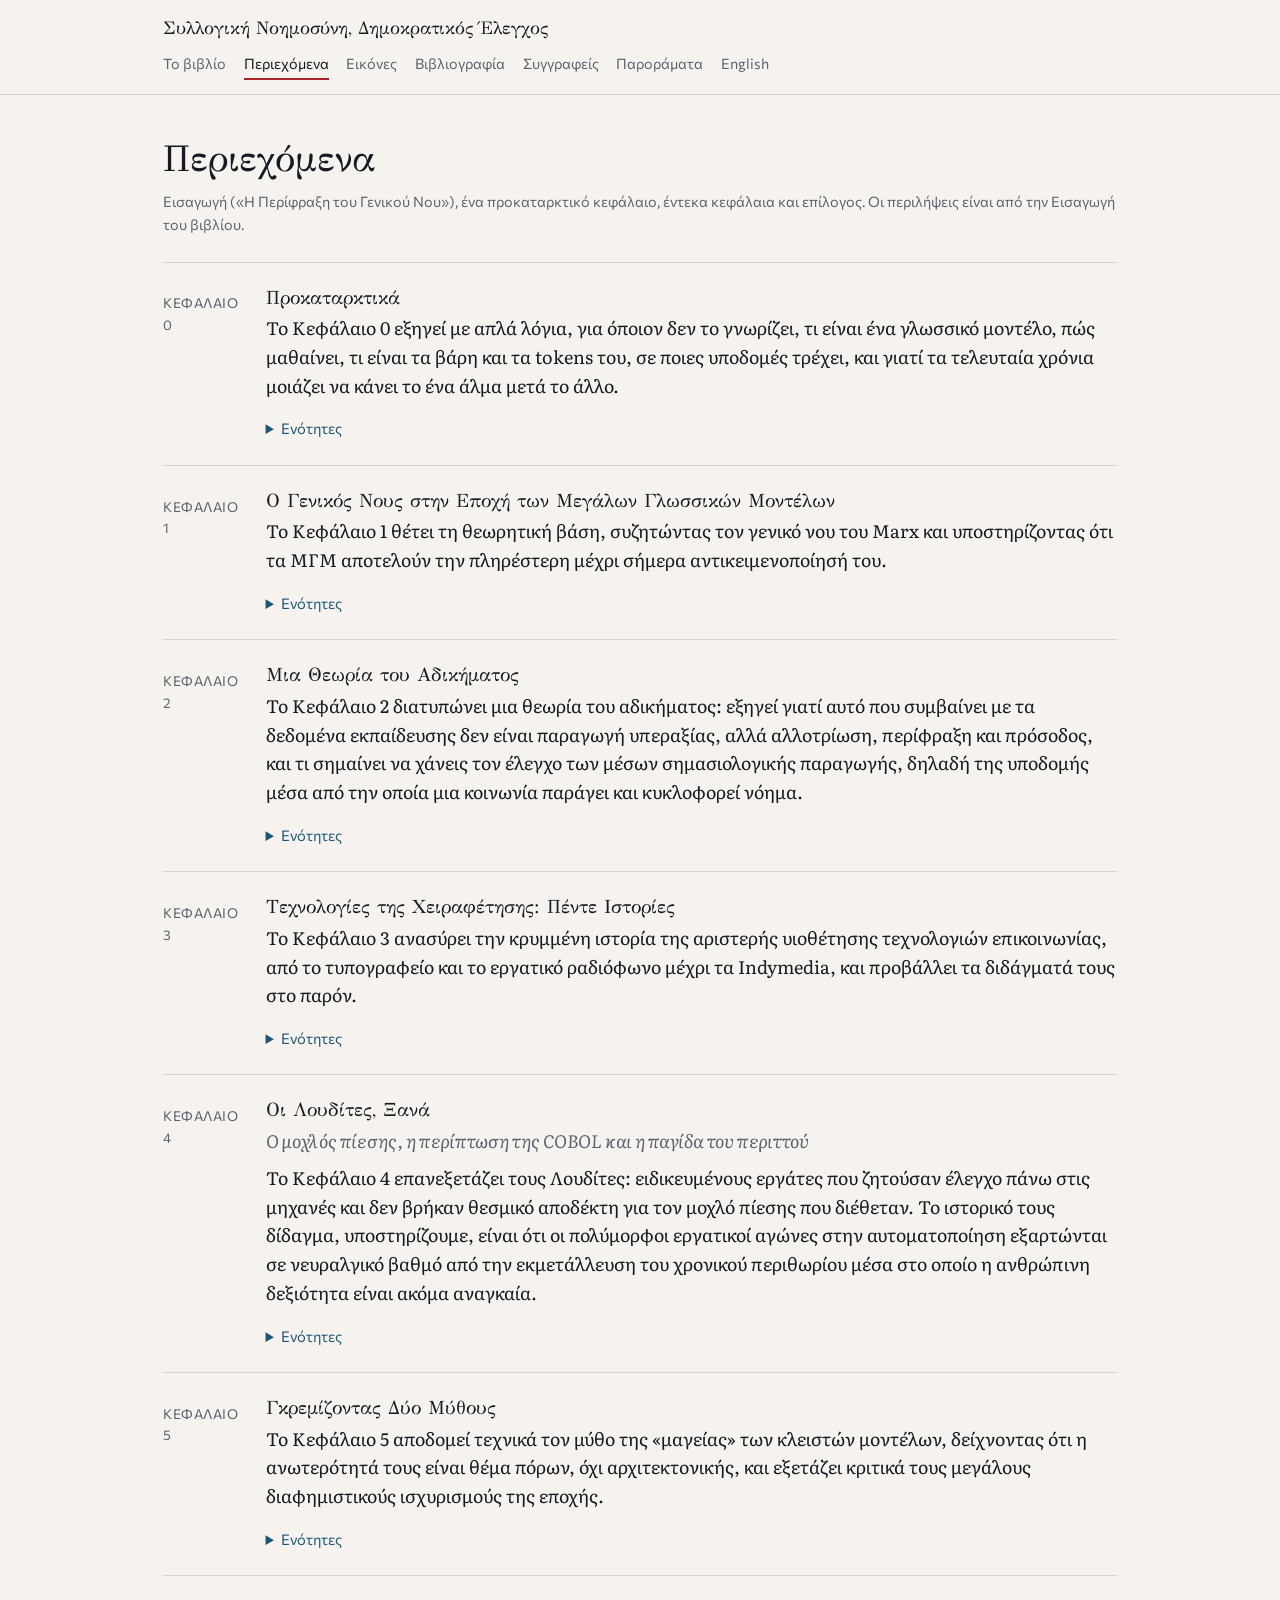
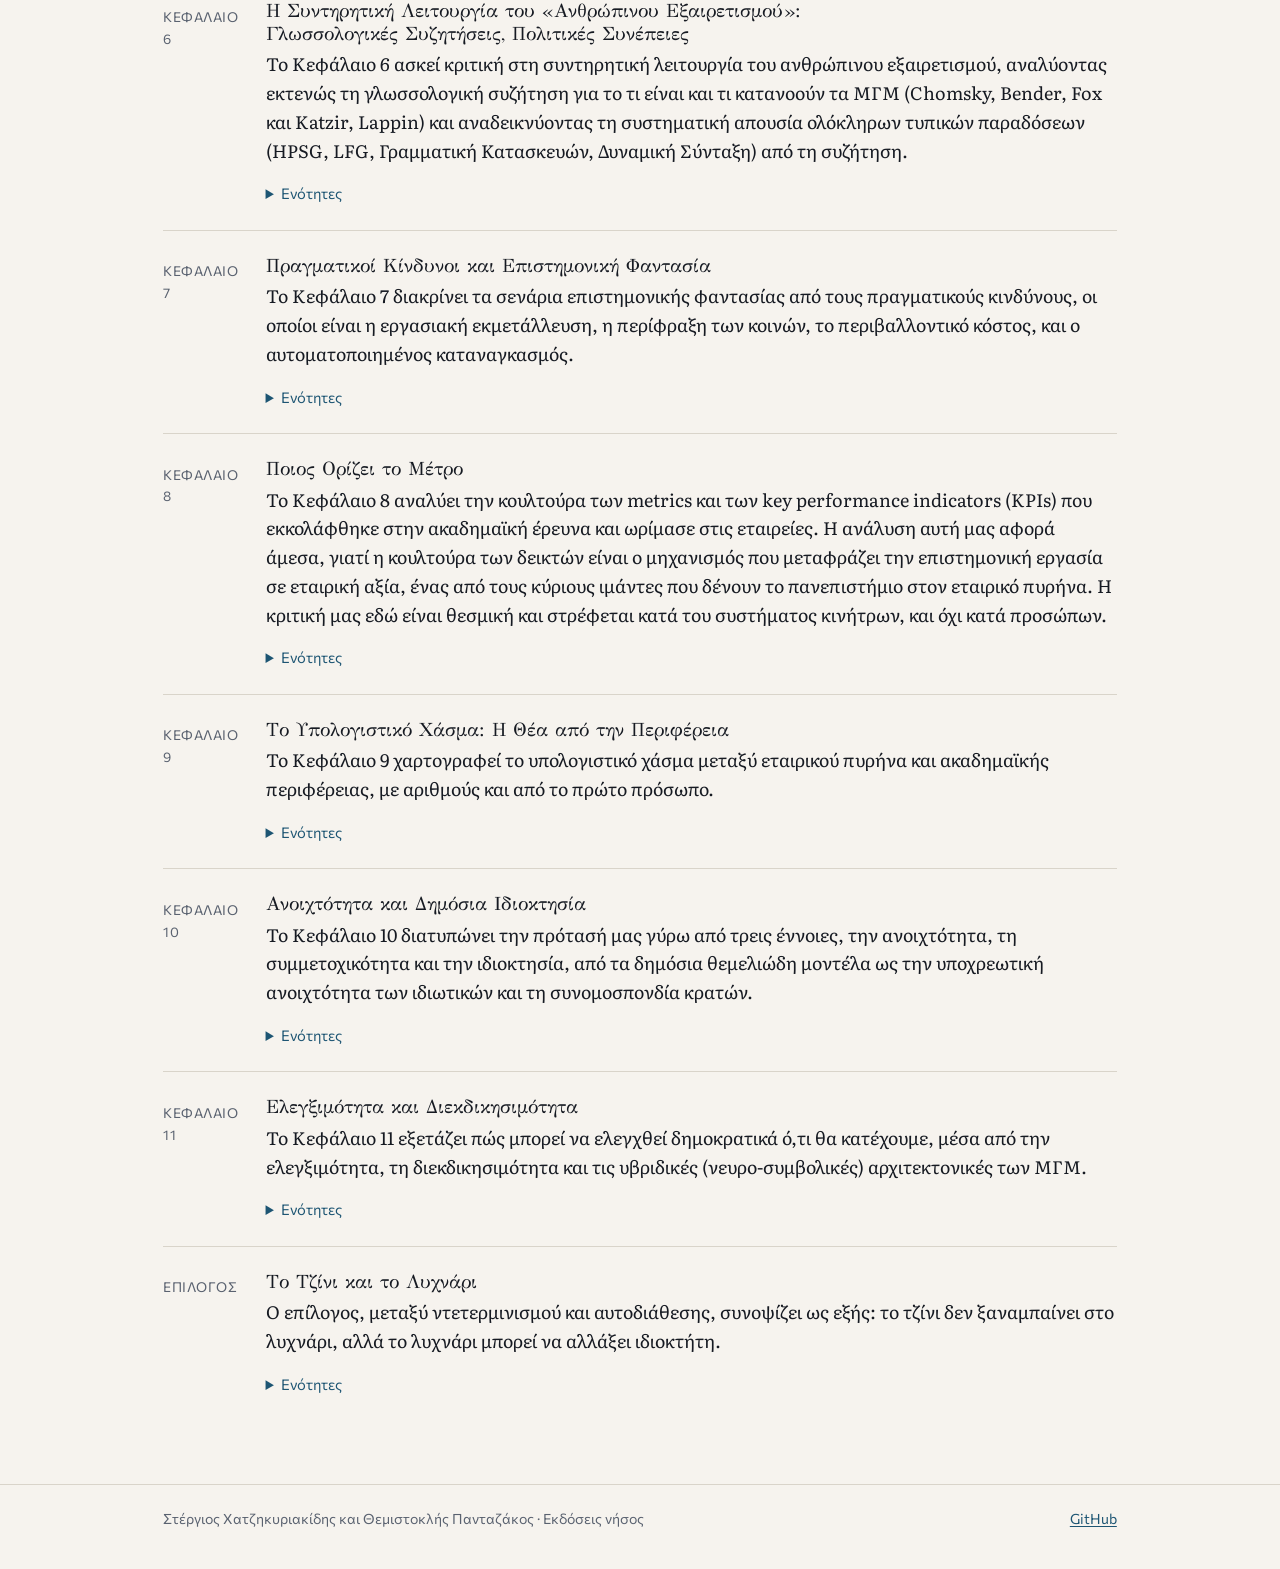
<file: contents/index.html>
<!doctype html>
<html lang="el">
<head>
<meta charset="utf-8">
<meta name="viewport" content="width=device-width, initial-scale=1">
<title>Περιεχόμενα · Συλλογική Νοημοσύνη, Δημοκρατικός Έλεγχος</title>
<meta name="description" content="Τα κεφάλαια του βιβλίου «Συλλογική Νοημοσύνη, Δημοκρατικός Έλεγχος», με μια περίληψη για το καθένα.">
<meta property="og:title" content="Περιεχόμενα · Συλλογική Νοημοσύνη, Δημοκρατικός Έλεγχος">
<meta property="og:description" content="Τα κεφάλαια του βιβλίου «Συλλογική Νοημοσύνη, Δημοκρατικός Έλεγχος», με μια περίληψη για το καθένα.">
<meta property="og:image" content="https://stergioscha.github.io/Collective_Intelligence/assets/img/frontispiece.jpg">
<meta property="og:type" content="book">
<link rel="preconnect" href="https://fonts.googleapis.com"><link rel="preconnect" href="https://fonts.gstatic.com" crossorigin><link rel="stylesheet" href="https://fonts.googleapis.com/css2?family=Commissioner:wght@400;500;600&family=GFS+Didot&family=Literata:ital,opsz,wght@0,7..72,400;0,7..72,600;1,7..72,400&display=swap">
<link rel="stylesheet" href="../assets/style.css">
</head>
<body>
<header class="site"><div class="wrap"><a class="brand" href="../" lang="el">Συλλογική Νοημοσύνη, Δημοκρατικός Έλεγχος</a><nav class="main" aria-label="Κύρια πλοήγηση"><a href="../">Το βιβλίο</a><a href="../contents/" aria-current="page">Περιεχόμενα</a><a href="../figures/">Εικόνες</a><a href="../bibliography/">Βιβλιογραφία</a><a href="../authors/">Συγγραφείς</a><a href="../errata/">Παροράματα</a><a href="../en/" lang="en">English</a></nav></div></header>

<main>
<div class="wrap wide">
<h1>Περιεχόμενα</h1>
<p class="meta">Εισαγωγή («Η Περίφραξη του Γενικού Νου»), ένα προκαταρκτικό κεφάλαιο, έντεκα κεφάλαια και επίλογος. Οι περιλήψεις είναι από την Εισαγωγή του βιβλίου.</p>
<ol class="chapters">
<li><div class="num">Κεφάλαιο 0</div><div><h3>Προκαταρκτικά</h3><p>Το Κεφάλαιο 0 εξηγεί με απλά λόγια, για όποιον δεν το γνωρίζει, τι είναι ένα γλωσσικό μοντέλο, πώς μαθαίνει, τι είναι τα βάρη και τα tokens του, σε ποιες υποδομές τρέχει, και γιατί τα τελευταία χρόνια μοιάζει να κάνει το ένα άλμα μετά το άλλο.</p><details><summary>Ενότητες</summary><ul><li>0.1 Τι είναι η ΤΝ: χειμώνες και καλοκαίρια</li><li>0.2 Τι είναι ένα γλωσσικό μοντέλο</li><li>0.3 Πώς μαθαίνει μια μηχανή</li><li>0.4 Η εκπαίδευση</li><li>0.5 Τα βάρη</li><li>0.6 Τα tokens</li><li>0.7 Η προσοχή</li><li>0.8 Τα τσιπ και οι υποδομές</li><li>0.9 Τα τρία άλματα</li><li>0.10 Συμπεράσματα: γιατί μας αφορούν όλα αυτά</li></ul></details></div></li>
<li><div class="num">Κεφάλαιο 1</div><div><h3>Ο Γενικός Νους στην Εποχή των Μεγάλων Γλωσσικών Μοντέλων</h3><p>Το Κεφάλαιο 1 θέτει τη θεωρητική βάση, συζητώντας τον γενικό νου του Marx και υποστηρίζοντας ότι τα ΜΓΜ αποτελούν την πληρέστερη μέχρι σήμερα αντικειμενοποίησή του.</p><details><summary>Ενότητες</summary><ul><li>1.1 Τι είναι ο «γενικός νους»</li><li>1.2 Από τα εργοστάσια στα data centers</li><li>1.3 Ο γενικός νους ως γενικευμένη ηλιθιότητα</li><li>1.4 Τα μέσα πνευματικής παραγωγής κατά Αλτουσέρ</li><li>1.5 Συμπεράσματα κεφαλαίου</li></ul></details></div></li>
<li><div class="num">Κεφάλαιο 2</div><div><h3>Μια Θεωρία του Αδικήματος</h3><p>Το Κεφάλαιο 2 διατυπώνει μια θεωρία του αδικήματος: εξηγεί γιατί αυτό που συμβαίνει με τα δεδομένα εκπαίδευσης δεν είναι παραγωγή υπεραξίας, αλλά αλλοτρίωση, περίφραξη και πρόσοδος, και τι σημαίνει να χάνεις τον έλεγχο των μέσων σημασιολογικής παραγωγής, δηλαδή της υποδομής μέσα από την οποία μια κοινωνία παράγει και κυκλοφορεί νόημα.</p><details><summary>Ενότητες</summary><ul><li>2.1 Γιατί το ποστάρισμα δεν είναι υπεραξία</li><li>2.2 Η γλωσσική αλλοτρίωση</li><li>2.3 Περίφραξη και πρόσοδος</li><li>2.4 Ενστάσεις</li><li>2.5 Συμπεράσματα κεφαλαίου</li></ul></details></div></li>
<li><div class="num">Κεφάλαιο 3</div><div><h3>Τεχνολογίες της Χειραφέτησης: Πέντε Ιστορίες</h3><p>Το Κεφάλαιο 3 ανασύρει την κρυμμένη ιστορία της αριστερής υιοθέτησης τεχνολογιών επικοινωνίας, από το τυπογραφείο και το εργατικό ραδιόφωνο μέχρι τα Indymedia, και προβάλλει τα διδάγματά τους στο παρόν.</p><details><summary>Ενότητες</summary><ul><li>3.1 Πεδία, όχι πεπρωμένα</li><li>3.2 Το τυπογραφείο</li><li>3.3 Το ραδιόφωνο: η υπόσχεση που περιφράχθηκε</li><li>3.4 Samizdat: ιδιοποίηση ενάντια στο κράτος</li><li>3.5 Το πρώιμο διαδίκτυο: Indymedia και συνακόλουθη μελαγχολία</li><li>3.6 Το ελεύθερο λογισμικό</li><li>3.7 Ο Κύκλος και το βασικό ποσοστό</li><li>3.8 Συμπεράσματα για τα ΜΓΜ</li></ul></details></div></li>
<li><div class="num">Κεφάλαιο 4</div><div><h3>Οι Λουδίτες, Ξανά</h3><p class="chsub">Ο μοχλός πίεσης, η περίπτωση της COBOL και η παγίδα του περιττού</p><p>Το Κεφάλαιο 4 επανεξετάζει τους Λουδίτες: ειδικευμένους εργάτες που ζητούσαν έλεγχο πάνω στις μηχανές και δεν βρήκαν θεσμικό αποδέκτη για τον μοχλό πίεσης που διέθεταν. Το ιστορικό τους δίδαγμα, υποστηρίζουμε, είναι ότι οι πολύμορφοι εργατικοί αγώνες στην αυτοματοποίηση εξαρτώνται σε νευραλγικό βαθμό από την εκμετάλλευση του χρονικού περιθωρίου μέσα στο οποίο η ανθρώπινη δεξιότητα είναι ακόμα αναγκαία.</p><details><summary>Ενότητες</summary><ul><li>4.1 Το λουδιτικό ερώτημα, εκ νέου</li><li>4.2 Από τη διαμαρτυρία στο υλικό κόστος</li><li>4.3 Η αποστράγγιση της τάφρου: COBOL και watsonx</li><li>4.4 Το πολιτικό διακύβευμα</li><li>4.5 Περίφραξη ή δικαίωμα: η μάχη του πλαισίου</li><li>4.6 Ηγεμονία και αντίβαρα: Γκράμσι και αβάσιμη αισιοδοξία</li><li>4.7 Συμπεράσματα κεφαλαίου</li></ul></details></div></li>
<li><div class="num">Κεφάλαιο 5</div><div><h3>Γκρεμίζοντας Δύο Μύθους</h3><p>Το Κεφάλαιο 5 αποδομεί τεχνικά τον μύθο της «μαγείας» των κλειστών μοντέλων, δείχνοντας ότι η ανωτερότητά τους είναι θέμα πόρων, όχι αρχιτεκτονικής, και εξετάζει κριτικά τους μεγάλους διαφημιστικούς ισχυρισμούς της εποχής.</p><details><summary>Ενότητες</summary><ul><li>5.1 Τι λένε πραγματικά οι νόμοι κλιμάκωσης</li><li>5.2 Η εμπειρική υπόθεση ανοιχτού εναντίον κλειστού</li><li>5.3 Το παράδειγμα του DeepSeek</li><li>5.4 Ο ορίζοντας που απομακρύνεται</li><li>5.5 Ποιο είναι, τελικά, το πραγματικό φράγμα;</li><li>5.6 Μελέτη περίπτωσης: ο «ενιαίος εννοιολογικός χώρος» των πολυτροπικών μοντέλων</li><li>5.7 Μελέτη περίπτωσης: το AlphaFold</li><li>5.8 Μελέτη περίπτωσης: «η ΤΝ ανακάλυψε νέα μαθηματικά»</li><li>5.9 Συμπεράσματα κεφαλαίου</li></ul></details></div></li>
<li><div class="num">Κεφάλαιο 6</div><div><h3>Η Συντηρητική Λειτουργία του «Ανθρώπινου Εξαιρετισμού»: Γλωσσολογικές Συζητήσεις, Πολιτικές Συνέπειες</h3><p>Το Κεφάλαιο 6 ασκεί κριτική στη συντηρητική λειτουργία του ανθρώπινου εξαιρετισμού, αναλύοντας εκτενώς τη γλωσσολογική συζήτηση για το τι είναι και τι κατανοούν τα ΜΓΜ (Chomsky, Bender, Fox και Katzir, Lappin) και αναδεικνύοντας τη συστηματική απουσία ολόκληρων τυπικών παραδόσεων (HPSG, LFG, Γραμματική Κατασκευών, Δυναμική Σύνταξη) από τη συζήτηση.</p><details><summary>Ενότητες</summary><ul><li>6.1 Δεν παλεύει κανείς για μια απάτη</li><li>6.2 Τέσσερα ερωτήματα σε ένα</li><li>6.3 Μαθαίνουν τη γλώσσα;</li><li>6.4 Καταλαβαίνουν;</li><li>6.5 Μαθαίνουν όπως εμείς;</li><li>6.6 Τα δοκάρια και τα σταθμά</li><li>6.7 Περισσότερες από μία γλωσσολογίες</li><li>6.8 Και τι κάνουν τέλος πάντων;</li><li>6.9 Συμπεράσματα κεφαλαίου</li></ul></details></div></li>
<li><div class="num">Κεφάλαιο 7</div><div><h3>Πραγματικοί Κίνδυνοι και Επιστημονική Φαντασία</h3><p>Το Κεφάλαιο 7 διακρίνει τα σενάρια επιστημονικής φαντασίας από τους πραγματικούς κινδύνους, οι οποίοι είναι η εργασιακή εκμετάλλευση, η περίφραξη των κοινών, το περιβαλλοντικό κόστος, και ο αυτοματοποιημένος καταναγκασμός.</p><details><summary>Ενότητες</summary><ul><li>7.1 Οι δύο συζητήσεις</li><li>7.2 Υλικές βλάβες</li><li>7.3 Η γκρίζα ζώνη: από τον εκβιασμό του 2025 στο καλοκαίρι του 2026</li><li>7.4 Ο υπαρξιακός κίνδυνος ως αιχμαλωσία της ατζέντας</li><li>7.5 Το επιχειρηματικό μοντέλο είναι ακριβώς το πρόβλημα</li><li>7.6 Άρνηση ή λογοδοσία;</li><li>7.7 Αυτοματοποιημένη καταστολή</li><li>7.8 Συμπεράσματα κεφαλαίου</li></ul></details></div></li>
<li><div class="num">Κεφάλαιο 8</div><div><h3>Ποιος Ορίζει το Μέτρο</h3><p>Το Κεφάλαιο 8 αναλύει την κουλτούρα των metrics και των key performance indicators (KPIs) που εκκολάφθηκε στην ακαδημαϊκή έρευνα και ωρίμασε στις εταιρείες. Η ανάλυση αυτή μας αφορά άμεσα, γιατί η κουλτούρα των δεικτών είναι ο μηχανισμός που μεταφράζει την επιστημονική εργασία σε εταιρική αξία, ένας από τους κύριους ιμάντες που δένουν το πανεπιστήμιο στον εταιρικό πυρήνα. Η κριτική μας εδώ είναι θεσμική και στρέφεται κατά του συστήματος κινήτρων, και όχι κατά προσώπων.</p><details><summary>Ενότητες</summary><ul><li>8.1 Το «κοινό καθήκον» και η νίκη των χαζών</li><li>8.2 Ο νόμος του Goodhart στην εποχή των leaderboards</li><li>8.3 Άλλα μέτρα</li><li>8.4 Συμπεράσματα κεφαλαίου</li></ul></details></div></li>
<li><div class="num">Κεφάλαιο 9</div><div><h3>Το Υπολογιστικό Χάσμα: Η Θέα από την Περιφέρεια</h3><p>Το Κεφάλαιο 9 χαρτογραφεί το υπολογιστικό χάσμα μεταξύ εταιρικού πυρήνα και ακαδημαϊκής περιφέρειας, με αριθμούς και από το πρώτο πρόσωπο.</p><details><summary>Ενότητες</summary><ul><li>9.1 Μια μέρα μιας Μαίρης</li><li>9.2 Από τη μεροληψία των δεδομένων στην ανισότητα των υπολογιστικών πόρων</li><li>9.3 Οι ελληνικοί αριθμοί</li><li>9.4 Αποικιοκρατία χωρίς μεταφορά;</li><li>9.5 Πολεμώντας στη σκιά: τα μοντέλα των γλωσσικών περιφερειών</li><li>9.6 Η συγκέντρωση γεννά την άρνησή της</li><li>9.7 Συμπεράσματα κεφαλαίου</li></ul></details></div></li>
<li><div class="num">Κεφάλαιο 10</div><div><h3>Ανοιχτότητα και Δημόσια Ιδιοκτησία</h3><p>Το Κεφάλαιο 10 διατυπώνει την πρότασή μας γύρω από τρεις έννοιες, την ανοιχτότητα, τη συμμετοχικότητα και την ιδιοκτησία, από τα δημόσια θεμελιώδη μοντέλα ως την υποχρεωτική ανοιχτότητα των ιδιωτικών και τη συνομοσπονδία κρατών.</p><details><summary>Ενότητες</summary><ul><li>10.1 Τι διακυβεύεται: τα πέντε κομμάτια ενός μοντέλου</li><li>10.2 Ανοιχτότητα</li><li>10.3 Συμμετοχικότητα</li><li>10.4 Ιδιοκτησία</li><li>10.5 Ανάκτηση: το προηγούμενο του Linux</li><li>10.6 Δημόσια μοντέλα</li><li>10.7 Ιδιωτικά μοντέλα</li><li>10.8 Κίνητρα, ασφάλεια, θυσίες</li><li>10.9 Υποδομές</li><li>10.10 Πάνω από τα κράτη: η συνομοσπονδία</li><li>10.11 Συμπεράσματα κεφαλαίου</li></ul></details></div></li>
<li><div class="num">Κεφάλαιο 11</div><div><h3>Ελεγξιμότητα και Διεκδικησιμότητα</h3><p>Το Κεφάλαιο 11 εξετάζει πώς μπορεί να ελεγχθεί δημοκρατικά ό,τι θα κατέχουμε, μέσα από την ελεγξιμότητα, τη διεκδικησιμότητα και τις υβριδικές (νευρο-συμβολικές) αρχιτεκτονικές των ΜΓΜ.</p><details><summary>Ενότητες</summary><ul><li>11.1 Ελεγξιμότητα και διεκδικησιμότητα</li><li>11.2 Το νευρο-συμβολικό επιχείρημα</li><li>11.3 Αυστηρός και ευρύς νευρο-συμβολισμός</li><li>11.4 Ελεγκτές και δικαίωμα προσφυγής</li><li>11.5 Το δημόσιο δεν είναι απαραίτητα ούτε δίκαιο ούτε δημοκρατικό</li><li>11.6 Η ένσταση της αποτελεσματικότητας</li><li>11.7 Συμπεράσματα κεφαλαίου</li></ul></details></div></li>
<li><div class="num">Επίλογος</div><div><h3>Το Τζίνι και το Λυχνάρι</h3><p>Ο επίλογος, μεταξύ ντετερμινισμού και αυτοδιάθεσης, συνοψίζει ως εξής: το τζίνι δεν ξαναμπαίνει στο λυχνάρι, αλλά το λυχνάρι μπορεί να αλλάξει ιδιοκτήτη.</p><details><summary>Ενότητες</summary><ul><li>12.1 Η θεωρητική συνεισφορά του βιβλίου</li><li>12.2 Μια ανακεφαλαίωση της πρότασής μας</li><li>12.3 Απ’ τους υπονόμους</li></ul></details></div></li>
</ol>
</div>
</main>
<footer class="site"><div class="wrap"><span lang="el">Στέργιος Χατζηκυριακίδης και Θεμιστοκλής Πανταζάκος · Εκδόσεις νήσος</span><a href="https://github.com/StergiosCha/Collective_Intelligence">GitHub</a></div></footer>
</body>
</html>
</file>
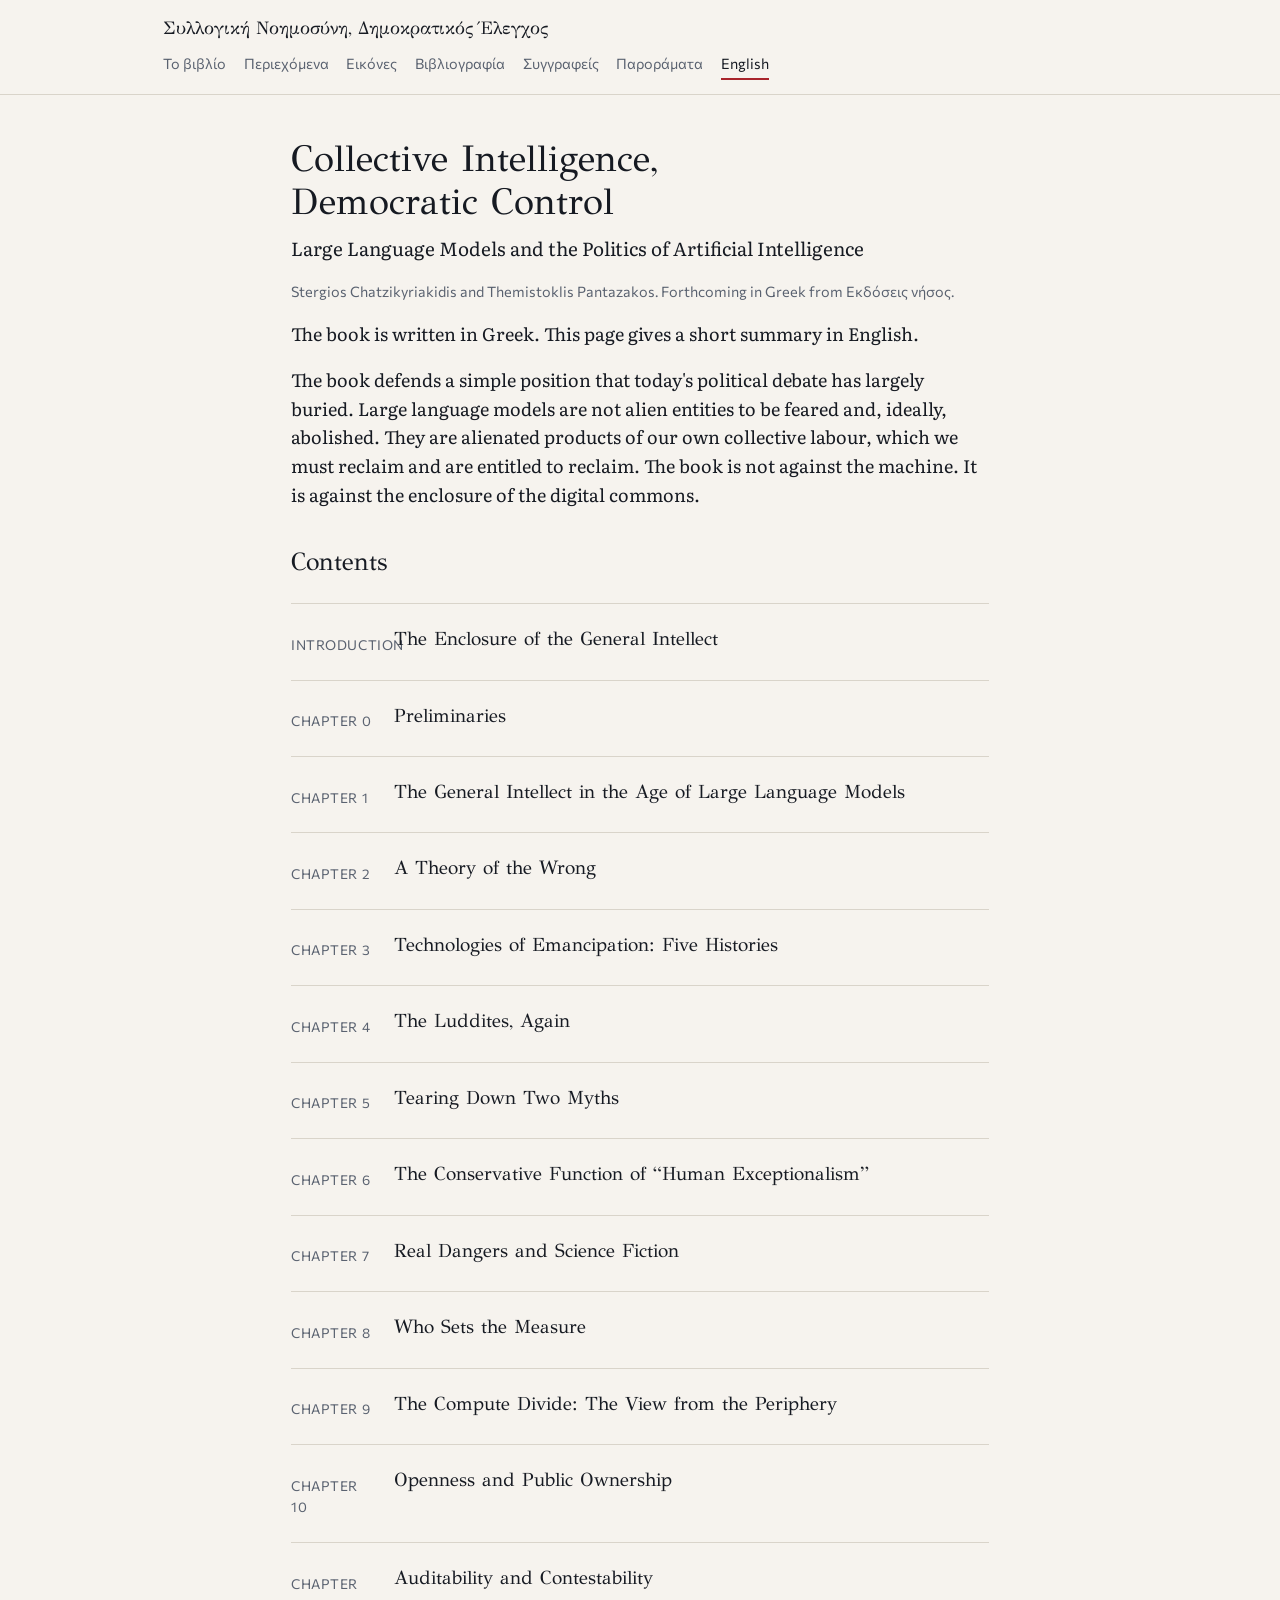
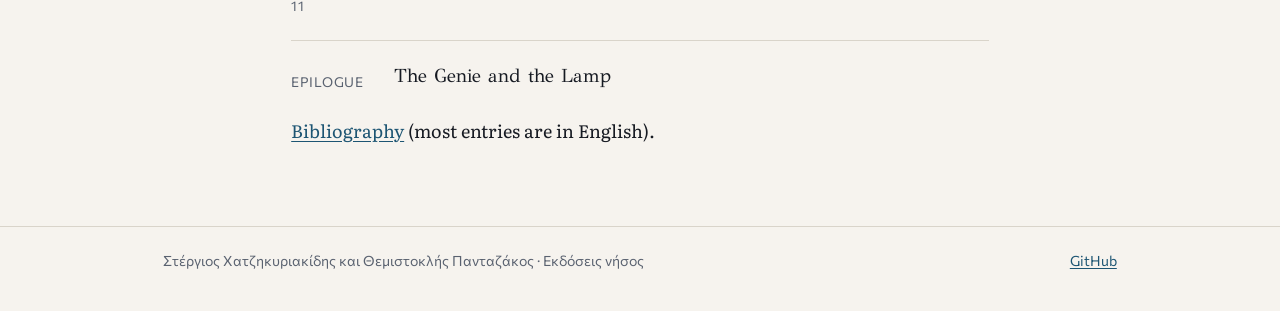
<file: en/index.html>
<!doctype html>
<html lang="en">
<head>
<meta charset="utf-8">
<meta name="viewport" content="width=device-width, initial-scale=1">
<title>English · Συλλογική Νοημοσύνη, Δημοκρατικός Έλεγχος</title>
<meta name="description" content="Collective Intelligence, Democratic Control: Large Language Models and the Politics of Artificial Intelligence. A book in Greek by Stergios Chatzikyriakidis and Themistoklis Pantazakos.">
<meta property="og:title" content="English · Συλλογική Νοημοσύνη, Δημοκρατικός Έλεγχος">
<meta property="og:description" content="Collective Intelligence, Democratic Control: Large Language Models and the Politics of Artificial Intelligence. A book in Greek by Stergios Chatzikyriakidis and Themistoklis Pantazakos.">
<meta property="og:image" content="https://stergioscha.github.io/Collective_Intelligence/assets/img/frontispiece.jpg">
<meta property="og:type" content="book">
<link rel="preconnect" href="https://fonts.googleapis.com"><link rel="preconnect" href="https://fonts.gstatic.com" crossorigin><link rel="stylesheet" href="https://fonts.googleapis.com/css2?family=Commissioner:wght@400;500;600&family=GFS+Didot&family=Literata:ital,opsz,wght@0,7..72,400;0,7..72,600;1,7..72,400&display=swap">
<link rel="stylesheet" href="../assets/style.css">
</head>
<body>
<header class="site"><div class="wrap"><a class="brand" href="../" lang="el">Συλλογική Νοημοσύνη, Δημοκρατικός Έλεγχος</a><nav class="main" aria-label="Κύρια πλοήγηση"><a href="../">Το βιβλίο</a><a href="../contents/">Περιεχόμενα</a><a href="../figures/">Εικόνες</a><a href="../bibliography/">Βιβλιογραφία</a><a href="../authors/">Συγγραφείς</a><a href="../errata/">Παροράματα</a><a href="../en/" aria-current="page" lang="en">English</a></nav></div></header>

<main>
<div class="wrap">
<h1>Collective Intelligence, Democratic Control</h1>
<p class="lead">Large Language Models and the Politics of Artificial Intelligence</p>
<p class="meta">Stergios Chatzikyriakidis and Themistoklis Pantazakos. Forthcoming in Greek from <span lang="el">Εκδόσεις νήσος</span>.</p>
<p>The book is written in Greek. This page gives a short summary in English.</p>
<p>The book defends a simple position that today's political debate has largely buried. Large language models are not alien entities to be feared and, ideally, abolished. They are alienated products of our own collective labour, which we must reclaim and are entitled to reclaim. The book is not against the machine. It is against the enclosure of the digital commons.</p>
<h2>Contents</h2>
<ol class="chapters">
<li><div class="num">Introduction</div><div><h3>The Enclosure of the General Intellect</h3></div></li>
<li><div class="num">Chapter 0</div><div><h3>Preliminaries</h3></div></li>
<li><div class="num">Chapter 1</div><div><h3>The General Intellect in the Age of Large Language Models</h3></div></li>
<li><div class="num">Chapter 2</div><div><h3>A Theory of the Wrong</h3></div></li>
<li><div class="num">Chapter 3</div><div><h3>Technologies of Emancipation: Five Histories</h3></div></li>
<li><div class="num">Chapter 4</div><div><h3>The Luddites, Again</h3></div></li>
<li><div class="num">Chapter 5</div><div><h3>Tearing Down Two Myths</h3></div></li>
<li><div class="num">Chapter 6</div><div><h3>The Conservative Function of “Human Exceptionalism”</h3></div></li>
<li><div class="num">Chapter 7</div><div><h3>Real Dangers and Science Fiction</h3></div></li>
<li><div class="num">Chapter 8</div><div><h3>Who Sets the Measure</h3></div></li>
<li><div class="num">Chapter 9</div><div><h3>The Compute Divide: The View from the Periphery</h3></div></li>
<li><div class="num">Chapter 10</div><div><h3>Openness and Public Ownership</h3></div></li>
<li><div class="num">Chapter 11</div><div><h3>Auditability and Contestability</h3></div></li>
<li><div class="num">Epilogue</div><div><h3>The Genie and the Lamp</h3></div></li>
</ol>
<p><a href="../bibliography/">Bibliography</a> (most entries are in English).</p>
</div>
</main>
<footer class="site"><div class="wrap"><span lang="el">Στέργιος Χατζηκυριακίδης και Θεμιστοκλής Πανταζάκος · Εκδόσεις νήσος</span><a href="https://github.com/StergiosCha/Collective_Intelligence">GitHub</a></div></footer>
</body>
</html>
</file>
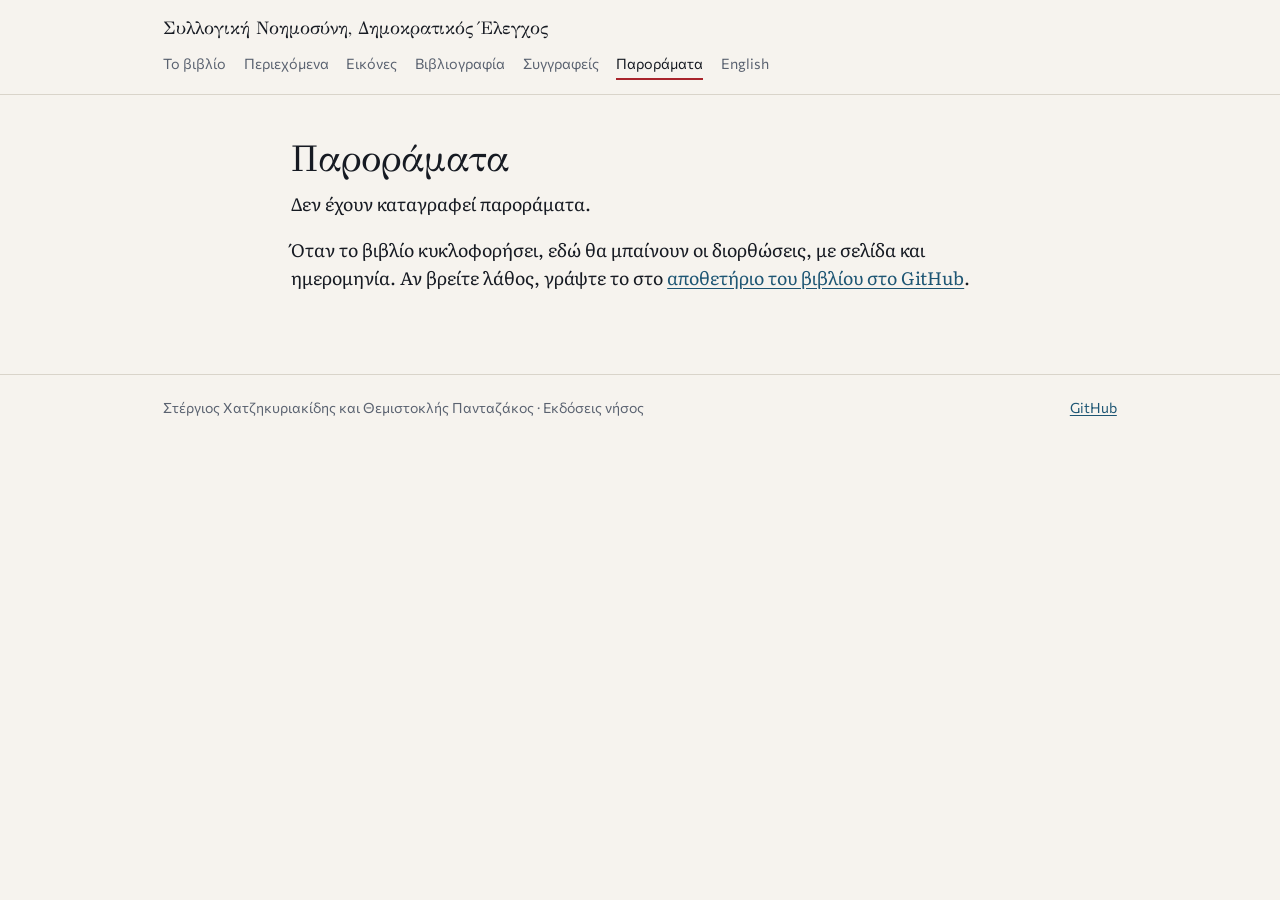
<file: errata/index.html>
<!doctype html>
<html lang="el">
<head>
<meta charset="utf-8">
<meta name="viewport" content="width=device-width, initial-scale=1">
<title>Παροράματα · Συλλογική Νοημοσύνη, Δημοκρατικός Έλεγχος</title>
<meta name="description" content="Διορθώσεις στο βιβλίο «Συλλογική Νοημοσύνη, Δημοκρατικός Έλεγχος».">
<meta property="og:title" content="Παροράματα · Συλλογική Νοημοσύνη, Δημοκρατικός Έλεγχος">
<meta property="og:description" content="Διορθώσεις στο βιβλίο «Συλλογική Νοημοσύνη, Δημοκρατικός Έλεγχος».">
<meta property="og:image" content="https://stergioscha.github.io/Collective_Intelligence/assets/img/frontispiece.jpg">
<meta property="og:type" content="book">
<link rel="preconnect" href="https://fonts.googleapis.com"><link rel="preconnect" href="https://fonts.gstatic.com" crossorigin><link rel="stylesheet" href="https://fonts.googleapis.com/css2?family=Commissioner:wght@400;500;600&family=GFS+Didot&family=Literata:ital,opsz,wght@0,7..72,400;0,7..72,600;1,7..72,400&display=swap">
<link rel="stylesheet" href="../assets/style.css">
</head>
<body>
<header class="site"><div class="wrap"><a class="brand" href="../" lang="el">Συλλογική Νοημοσύνη, Δημοκρατικός Έλεγχος</a><nav class="main" aria-label="Κύρια πλοήγηση"><a href="../">Το βιβλίο</a><a href="../contents/">Περιεχόμενα</a><a href="../figures/">Εικόνες</a><a href="../bibliography/">Βιβλιογραφία</a><a href="../authors/">Συγγραφείς</a><a href="../errata/" aria-current="page">Παροράματα</a><a href="../en/" lang="en">English</a></nav></div></header>

<main>
<div class="wrap">
<h1>Παροράματα</h1>
<p>Δεν έχουν καταγραφεί παροράματα.</p>
<p>Όταν το βιβλίο κυκλοφορήσει, εδώ θα μπαίνουν οι διορθώσεις, με σελίδα και ημερομηνία. Αν βρείτε λάθος, γράψτε το στο <a href="https://github.com/StergiosCha/Collective_Intelligence/issues">αποθετήριο του βιβλίου στο GitHub</a>.</p>
</div>
</main>
<footer class="site"><div class="wrap"><span lang="el">Στέργιος Χατζηκυριακίδης και Θεμιστοκλής Πανταζάκος · Εκδόσεις νήσος</span><a href="https://github.com/StergiosCha/Collective_Intelligence">GitHub</a></div></footer>
</body>
</html>
</file>
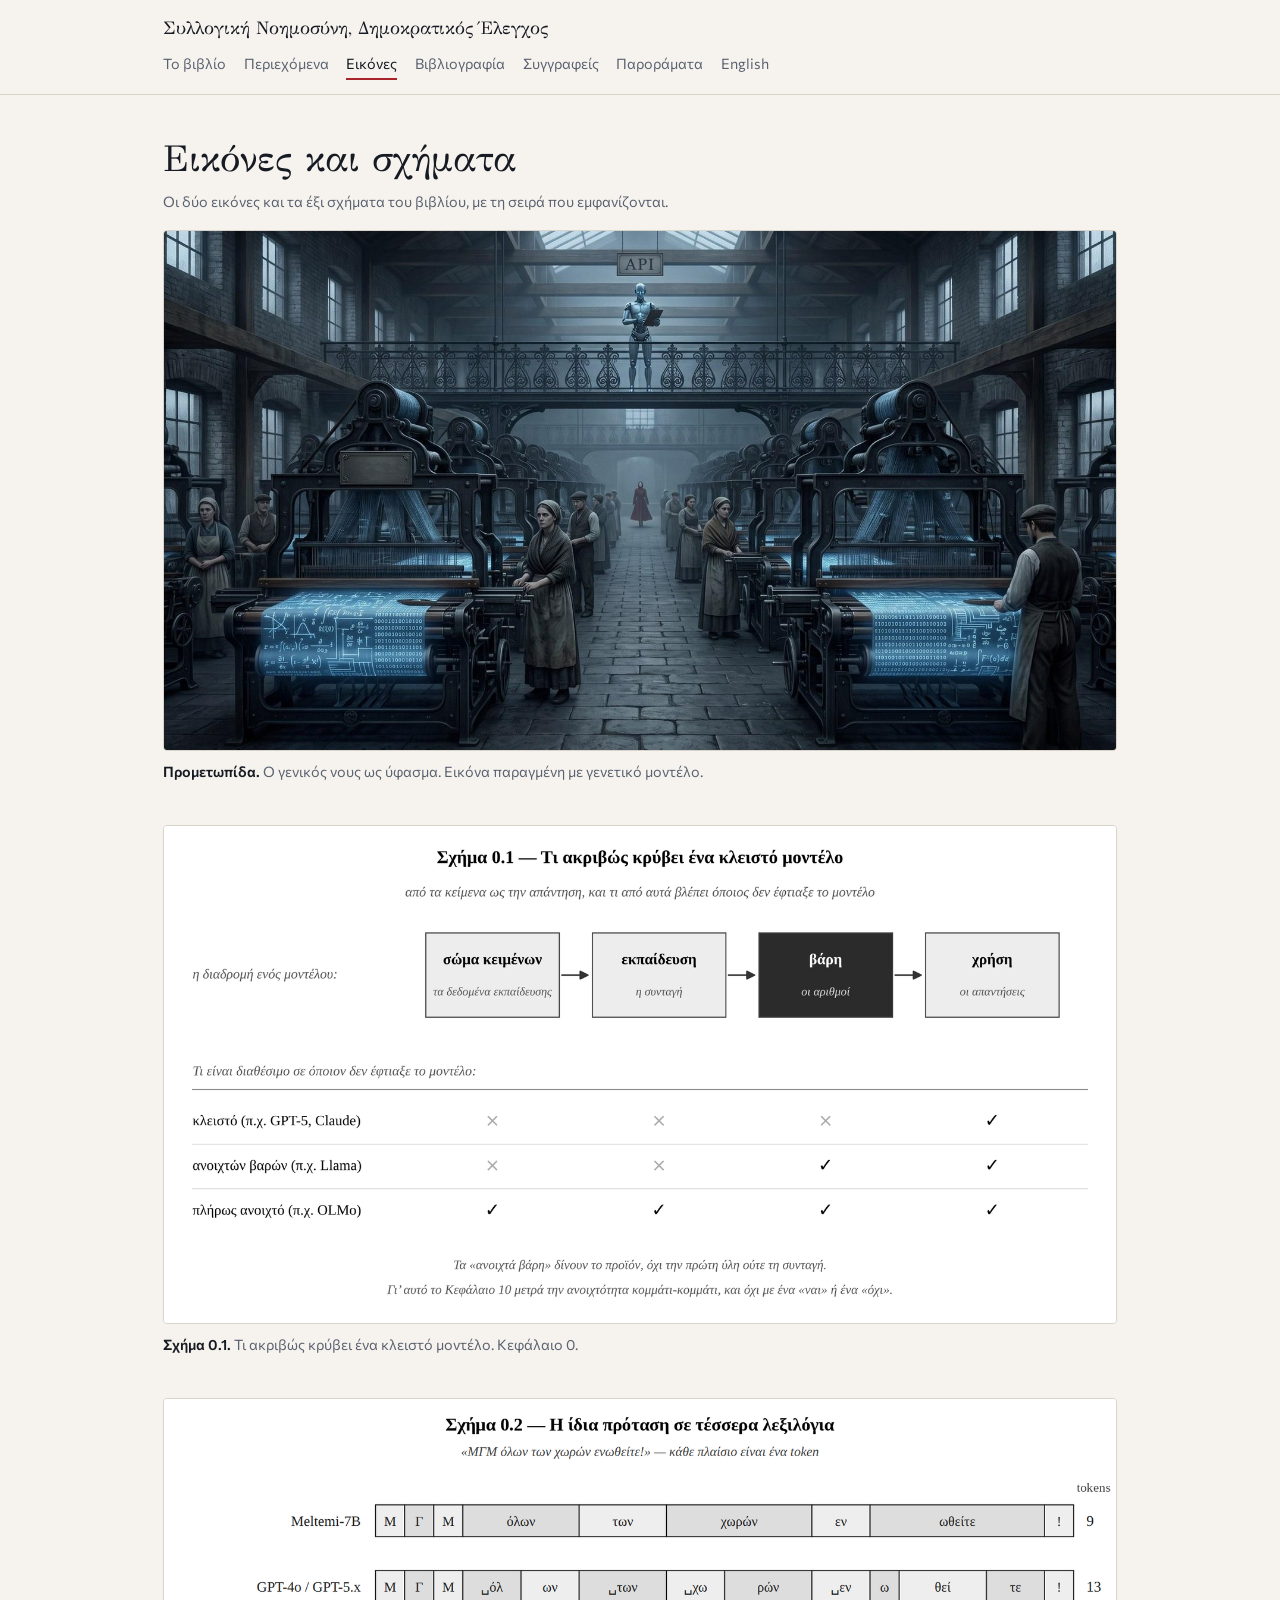
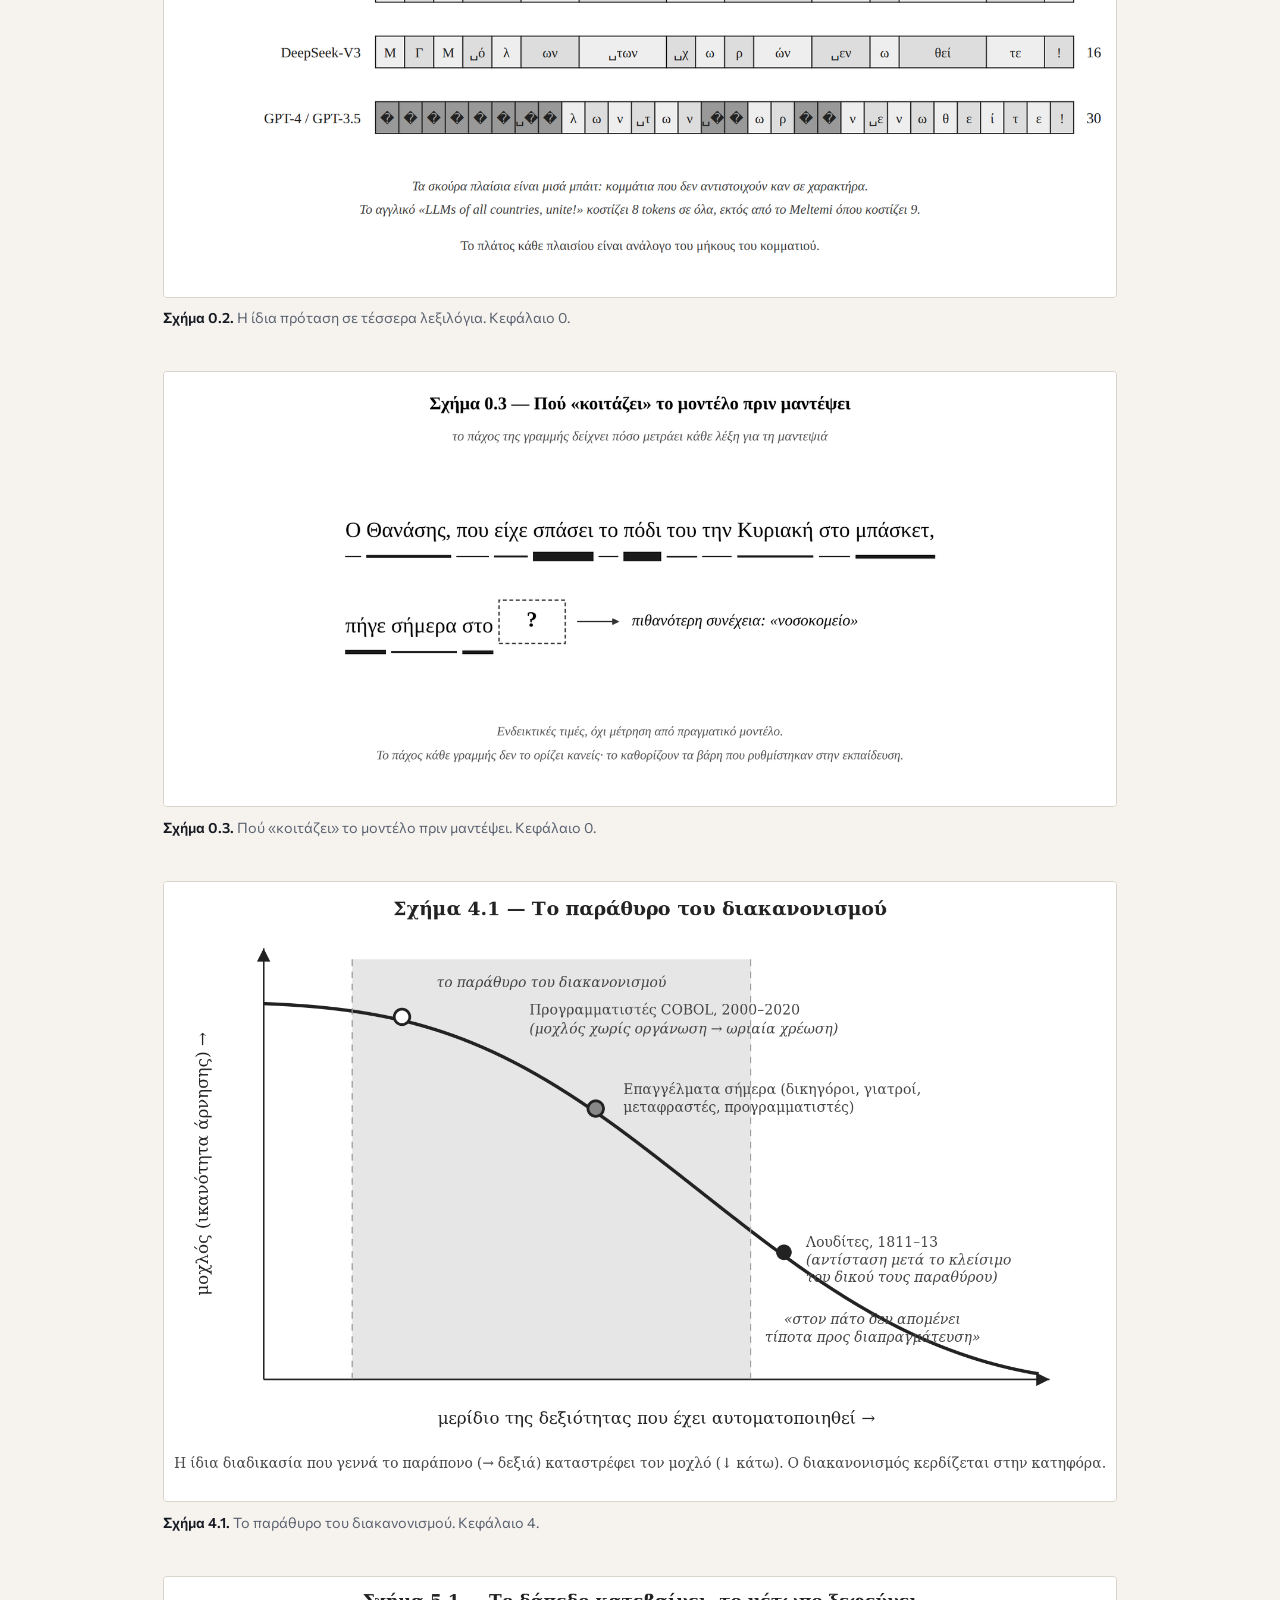
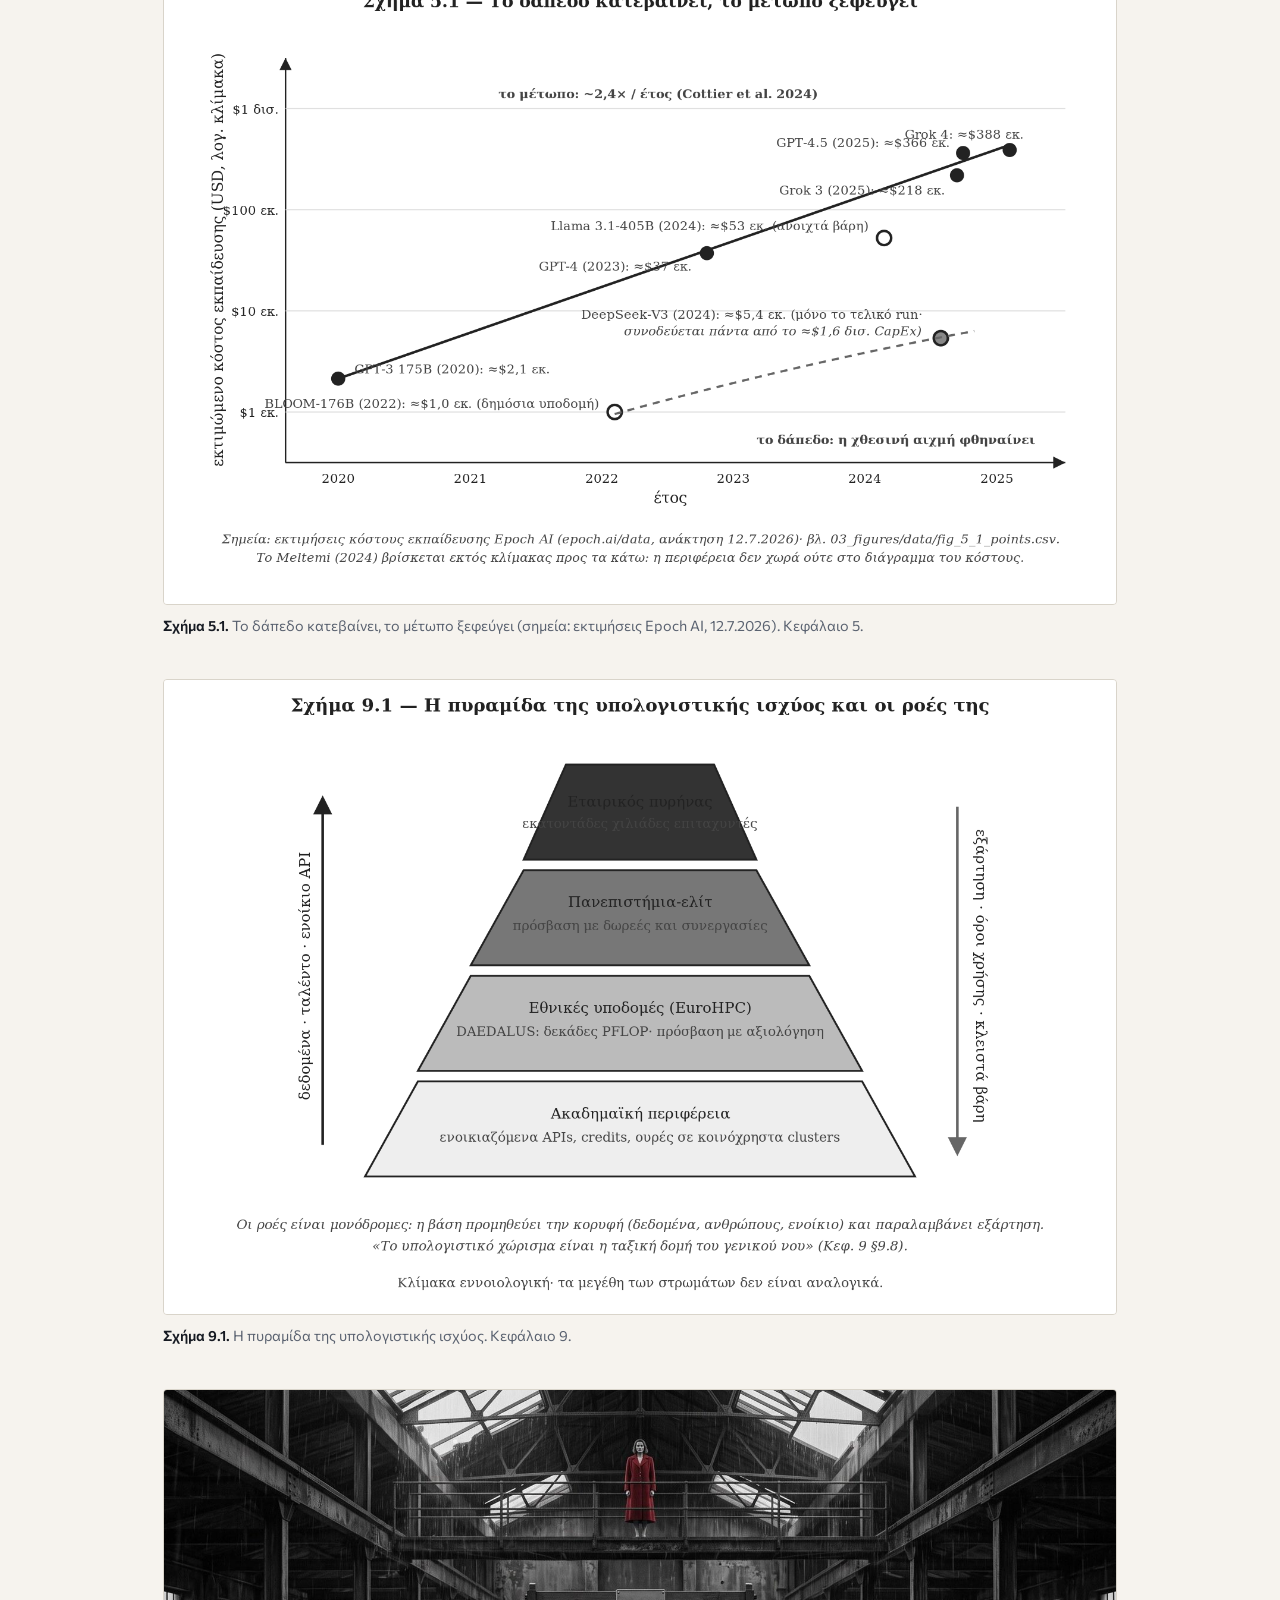
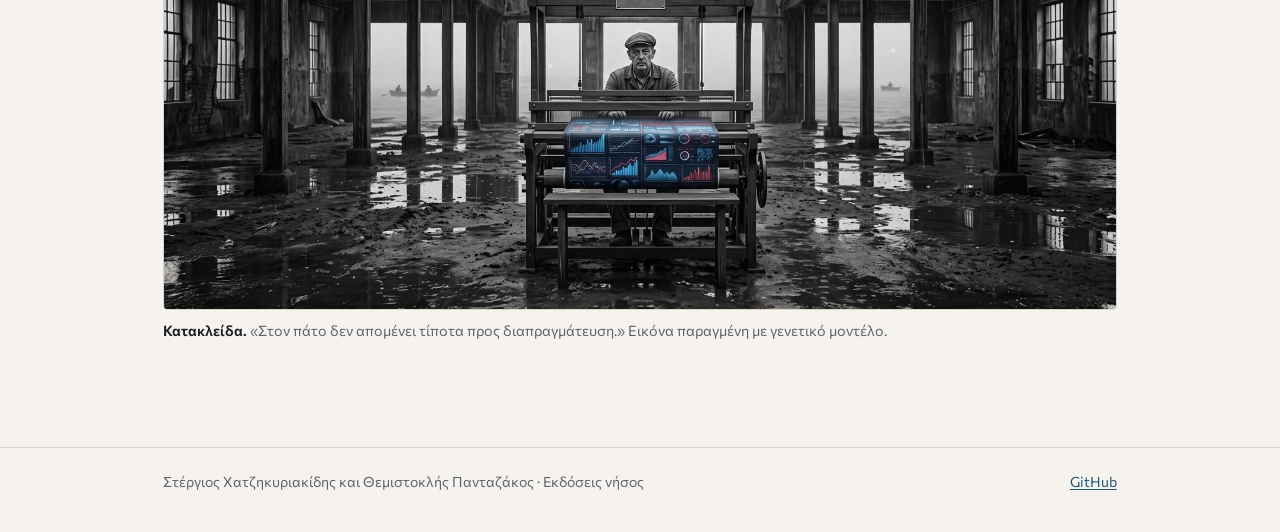
<file: figures/index.html>
<!doctype html>
<html lang="el">
<head>
<meta charset="utf-8">
<meta name="viewport" content="width=device-width, initial-scale=1">
<title>Εικόνες · Συλλογική Νοημοσύνη, Δημοκρατικός Έλεγχος</title>
<meta name="description" content="Οι εικόνες και τα σχήματα του βιβλίου «Συλλογική Νοημοσύνη, Δημοκρατικός Έλεγχος».">
<meta property="og:title" content="Εικόνες · Συλλογική Νοημοσύνη, Δημοκρατικός Έλεγχος">
<meta property="og:description" content="Οι εικόνες και τα σχήματα του βιβλίου «Συλλογική Νοημοσύνη, Δημοκρατικός Έλεγχος».">
<meta property="og:image" content="https://stergioscha.github.io/Collective_Intelligence/assets/img/frontispiece.jpg">
<meta property="og:type" content="book">
<link rel="preconnect" href="https://fonts.googleapis.com"><link rel="preconnect" href="https://fonts.gstatic.com" crossorigin><link rel="stylesheet" href="https://fonts.googleapis.com/css2?family=Commissioner:wght@400;500;600&family=GFS+Didot&family=Literata:ital,opsz,wght@0,7..72,400;0,7..72,600;1,7..72,400&display=swap">
<link rel="stylesheet" href="../assets/style.css">
</head>
<body>
<header class="site"><div class="wrap"><a class="brand" href="../" lang="el">Συλλογική Νοημοσύνη, Δημοκρατικός Έλεγχος</a><nav class="main" aria-label="Κύρια πλοήγηση"><a href="../">Το βιβλίο</a><a href="../contents/">Περιεχόμενα</a><a href="../figures/" aria-current="page">Εικόνες</a><a href="../bibliography/">Βιβλιογραφία</a><a href="../authors/">Συγγραφείς</a><a href="../errata/">Παροράματα</a><a href="../en/" lang="en">English</a></nav></div></header>

<main>
<div class="wrap wide">
<h1>Εικόνες και σχήματα</h1>
<p class="meta">Οι δύο εικόνες και τα έξι σχήματα του βιβλίου, με τη σειρά που εμφανίζονται.</p>
<figure><img src="../assets/img/frontispiece.jpg" width="1600" height="873" loading="lazy" alt="Εργοστάσιο υφαντουργίας με εργάτες στους αργαλειούς. Το ύφασμα που βγαίνει είναι φωτεινό μπλε, γεμάτο κείμενο και σύμβολα. Ψηλά σε μια γέφυρα στέκεται ένα ρομπότ κάτω από πινακίδα «API»."><figcaption><b>Προμετωπίδα.</b> Ο γενικός νους ως ύφασμα. Εικόνα παραγμένη με γενετικό μοντέλο.</figcaption></figure>
<figure><img src="../assets/img/fig-0-1.png" width="1600" height="837" loading="lazy" alt="Διάγραμμα με τη διαδρομή ενός μοντέλου (σώμα κειμένων, εκπαίδευση, βάρη, χρήση) και πίνακας με το τι από αυτά είναι διαθέσιμο σε κλειστά, ανοιχτών βαρών και πλήρως ανοιχτά μοντέλα."><figcaption><b>Σχήμα 0.1.</b> Τι ακριβώς κρύβει ένα κλειστό μοντέλο. Κεφάλαιο 0.</figcaption></figure>
<figure><img src="../assets/img/fig-0-2.png" width="1600" height="837" loading="lazy" alt="Η φράση «ΜΓΜ όλων των χωρών ενωθείτε!» κομμένη σε tokens από τέσσερα μοντέλα: 9 στο Meltemi, 13 στο GPT-4o, 16 στο DeepSeek-V3 και 30 στο GPT-4."><figcaption><b>Σχήμα 0.2.</b> Η ίδια πρόταση σε τέσσερα λεξιλόγια. Κεφάλαιο 0.</figcaption></figure>
<figure><img src="../assets/img/fig-0-3.png" width="1600" height="730" loading="lazy" alt="Μια πρόταση με γραμμές διαφορετικού πάχους κάτω από κάθε λέξη, που δείχνουν πόσο μετράει η καθεμία για τη μαντεψιά της επόμενης λέξης."><figcaption><b>Σχήμα 0.3.</b> Πού «κοιτάζει» το μοντέλο πριν μαντέψει. Κεφάλαιο 0.</figcaption></figure>
<figure><img src="../assets/img/fig-4-1.png" width="1600" height="1042" loading="lazy" alt="Καμπύλη που κατεβαίνει: ο μοχλός της ικανότητας άρνησης μικραίνει όσο αυτοματοποιείται η δεξιότητα. Πάνω της σημειώνονται οι προγραμματιστές COBOL, τα σημερινά επαγγέλματα και οι Λουδίτες."><figcaption><b>Σχήμα 4.1.</b> Το παράθυρο του διακανονισμού. Κεφάλαιο 4.</figcaption></figure>
<figure><img src="../assets/img/fig-5-1.png" width="1600" height="1055" loading="lazy" alt="Διάγραμμα του εκτιμώμενου κόστους εκπαίδευσης μοντέλων από το 2020 ως το 2025, σε λογαριθμική κλίμακα, με μια γραμμή για τα ακριβότερα μοντέλα και μια για τα φθηνότερα."><figcaption><b>Σχήμα 5.1.</b> Το δάπεδο κατεβαίνει, το μέτωπο ξεφεύγει (σημεία: εκτιμήσεις Epoch AI, 12.7.2026). Κεφάλαιο 5.</figcaption></figure>
<figure><img src="../assets/img/fig-9-1.png" width="1600" height="1067" loading="lazy" alt="Πυραμίδα με τέσσερα στρώματα, από πάνω προς τα κάτω: εταιρικός πυρήνας, πανεπιστήμια-ελίτ, εθνικές υποδομές, ακαδημαϊκή περιφέρεια."><figcaption><b>Σχήμα 9.1.</b> Η πυραμίδα της υπολογιστικής ισχύος. Κεφάλαιο 9.</figcaption></figure>
<figure><img src="../assets/img/closing.jpg" width="1600" height="873" loading="lazy" alt="Ασπρόμαυρο ερειπωμένο εργοστάσιο. Ένας ηλικιωμένος εργάτης κάθεται μόνος σε έναν αργαλειό που βγάζει οθόνες με διαγράμματα. Ψηλά σε μια γέφυρα στέκεται μια γυναίκα με κόκκινο παλτό."><figcaption><b>Κατακλείδα.</b> «Στον πάτο δεν απομένει τίποτα προς διαπραγμάτευση.» Εικόνα παραγμένη με γενετικό μοντέλο.</figcaption></figure>
</div>
</main>
<footer class="site"><div class="wrap"><span lang="el">Στέργιος Χατζηκυριακίδης και Θεμιστοκλής Πανταζάκος · Εκδόσεις νήσος</span><a href="https://github.com/StergiosCha/Collective_Intelligence">GitHub</a></div></footer>
</body>
</html>
</file>
<file: assets/style.css>
/* Ιστότοπος του βιβλίου. Χρώματα από την προμετωπίδα: ατσάλινο μπλε του υφάσματος, ένα κόκκινο από το παλτό. */
:root { --paper:#f6f3ee; --card:#ffffff; --ink:#161a22; --muted:#5a6270; --rule:#d9d4ca; --steel:#1d5573; --red:#a8242b; --hero-ink:#f4f1ea;
  --serif:"Literata", Georgia, "Times New Roman", serif; --display:"GFS Didot", "Literata", Georgia, serif; --ui:"Commissioner", system-ui, -apple-system, "Segoe UI", Roboto, Arial, sans-serif; }
@media (prefers-color-scheme: dark) { :root { --paper:#0f1319; --card:#171c24; --ink:#e8e6e1; --muted:#9aa3b2; --rule:#2a313c; --steel:#8fc9e8; --red:#e2666b; color-scheme: dark; } }
* { box-sizing: border-box; }
html { -webkit-text-size-adjust: 100%; }
body { margin:0; background:var(--paper); color:var(--ink); font-family:var(--serif); font-size:18px; line-height:1.6; }
a { color:var(--steel); text-underline-offset:.15em; }
a:hover { color:var(--red); }
a:focus-visible, button:focus-visible, input:focus-visible, summary:focus-visible { outline:2px solid var(--steel); outline-offset:2px; }
.wrap { max-width:46rem; margin:0 auto; padding:0 1.2rem; }
.wide { max-width:62rem; }
header.site { border-bottom:1px solid var(--rule); }
header.site .wrap { display:flex; flex-wrap:wrap; align-items:baseline; gap:.3rem 1.6rem; padding-top:.9rem; padding-bottom:.9rem; max-width:62rem; }
.brand { font-family:var(--display); font-size:1.15rem; color:var(--ink); text-decoration:none; margin-right:auto; }
nav.main { display:flex; flex-wrap:wrap; gap:.2rem 1.1rem; font-family:var(--ui); font-size:.9rem; }
nav.main a { color:var(--muted); text-decoration:none; padding:.2rem 0; border-bottom:2px solid transparent; }
nav.main a:hover { color:var(--ink); }
nav.main a[aria-current="page"] { color:var(--ink); border-bottom-color:var(--red); }
main { padding:2.6rem 0 4rem; }
h1, h2, h3 { font-family:var(--display); font-weight:400; line-height:1.18; text-wrap:balance; }
h1 { font-size:2.3rem; margin:0 0 .6rem; }
h2 { font-size:1.55rem; margin:2.4rem 0 .7rem; }
h3 { font-size:1.2rem; margin:0 0 .3rem; }
p { margin:0 0 1.05rem; }
.lead { font-size:1.18rem; }
.meta, .small { font-family:var(--ui); font-size:.9rem; color:var(--muted); }
.hero { position:relative; color:var(--hero-ink); background:#0b1118; }
.hero img { display:block; width:100%; height:min(72vh, 40rem); object-fit:cover; object-position:center 35%; }
.hero::after { content:""; position:absolute; inset:0; background:linear-gradient(180deg, rgba(8,12,18,.15) 0%, rgba(8,12,18,.35) 45%, rgba(8,12,18,.9) 100%); }
.hero .text { position:absolute; left:0; right:0; bottom:0; z-index:1; padding:0 1.2rem 2.2rem; }
.hero .text > div { max-width:62rem; margin:0 auto; }
.hero h1 { font-size:clamp(2rem, 5.2vw, 3.6rem); margin:0 0 .5rem; }
.hero .sub { font-size:clamp(1.05rem, 2.2vw, 1.35rem); margin:0 0 1rem; max-width:40rem; }
.hero .who { font-family:var(--ui); font-size:1rem; margin:0; }
.hero .pub { font-family:var(--ui); font-size:.9rem; margin:.35rem 0 0; opacity:.85; }
.credit { font-family:var(--ui); font-size:.8rem; color:var(--muted); margin:.5rem 0 0; }
.actions { display:flex; flex-wrap:wrap; gap:.7rem; margin:1.8rem 0 0; font-family:var(--ui); }
.btn { display:inline-block; padding:.6rem 1.05rem; border:1px solid var(--steel); border-radius:6px; text-decoration:none; font-size:.95rem; }
.btn.primary { background:var(--steel); color:var(--paper); }
.btn.primary:hover { background:var(--red); border-color:var(--red); color:var(--paper); }
ol.chapters { list-style:none; margin:1.6rem 0 0; padding:0; }
ol.chapters > li { display:grid; grid-template-columns:5.2rem minmax(0,1fr); gap:0 1.2rem; padding:1.5rem 0; border-top:1px solid var(--rule); }
.num { font-family:var(--ui); font-size:.85rem; letter-spacing:.04em; text-transform:uppercase; color:var(--muted); padding-top:.35rem; }
.chsub { font-style:italic; color:var(--muted); margin:0 0 .5rem; }
details { margin-top:.4rem; font-family:var(--ui); font-size:.92rem; }
summary { cursor:pointer; color:var(--steel); }
details ul { list-style:none; margin:.5rem 0 0; padding:0; color:var(--muted); }
details li { padding:.12rem 0; }
figure { margin:0 0 2.6rem; }
figure img { display:block; width:100%; height:auto; background:#fff; border:1px solid var(--rule); border-radius:4px; }
figcaption { font-family:var(--ui); font-size:.9rem; color:var(--muted); margin-top:.55rem; }
figcaption b { color:var(--ink); font-weight:600; }
.people { display:grid; gap:1.6rem; margin-top:1.4rem; }
.tools { position:sticky; top:0; z-index:2; background:var(--paper); padding:1rem 0 .8rem; border-bottom:1px solid var(--rule); display:flex; gap:.8rem; align-items:center; flex-wrap:wrap; font-family:var(--ui); }
.tools label, #count { font-size:.9rem; color:var(--muted); }
#count { font-variant-numeric:tabular-nums; }
input[type=search] { flex:1 1 14rem; min-width:0; font:inherit; font-family:var(--ui); font-size:1rem; padding:.5rem .7rem; border:1px solid var(--rule); border-radius:8px; background:var(--card); color:var(--ink); }
ol.bib { list-style:none; margin:1.2rem 0 0; padding:0; font-size:1rem; line-height:1.5; }
ol.bib li { padding-left:1.6rem; text-indent:-1.6rem; margin:0 0 .65rem; overflow-wrap:anywhere; }
ol.bib li[hidden] { display:none; }
footer.site { border-top:1px solid var(--rule); padding:1.4rem 0 2.4rem; font-family:var(--ui); font-size:.88rem; color:var(--muted); }
footer.site .wrap { max-width:62rem; display:flex; flex-wrap:wrap; gap:.4rem 1.4rem; justify-content:space-between; }
@media (max-width:560px) { body { font-size:17px; } h1 { font-size:1.9rem; } ol.chapters > li { grid-template-columns:minmax(0,1fr); } .num { padding:0 0 .2rem; } .hero img { height:78vh; } }
@media print { header.site, footer.site, .tools, .actions { display:none; } body { font-size:11pt; background:#fff; color:#000; } a { color:inherit; text-decoration:none; } }
</file>
